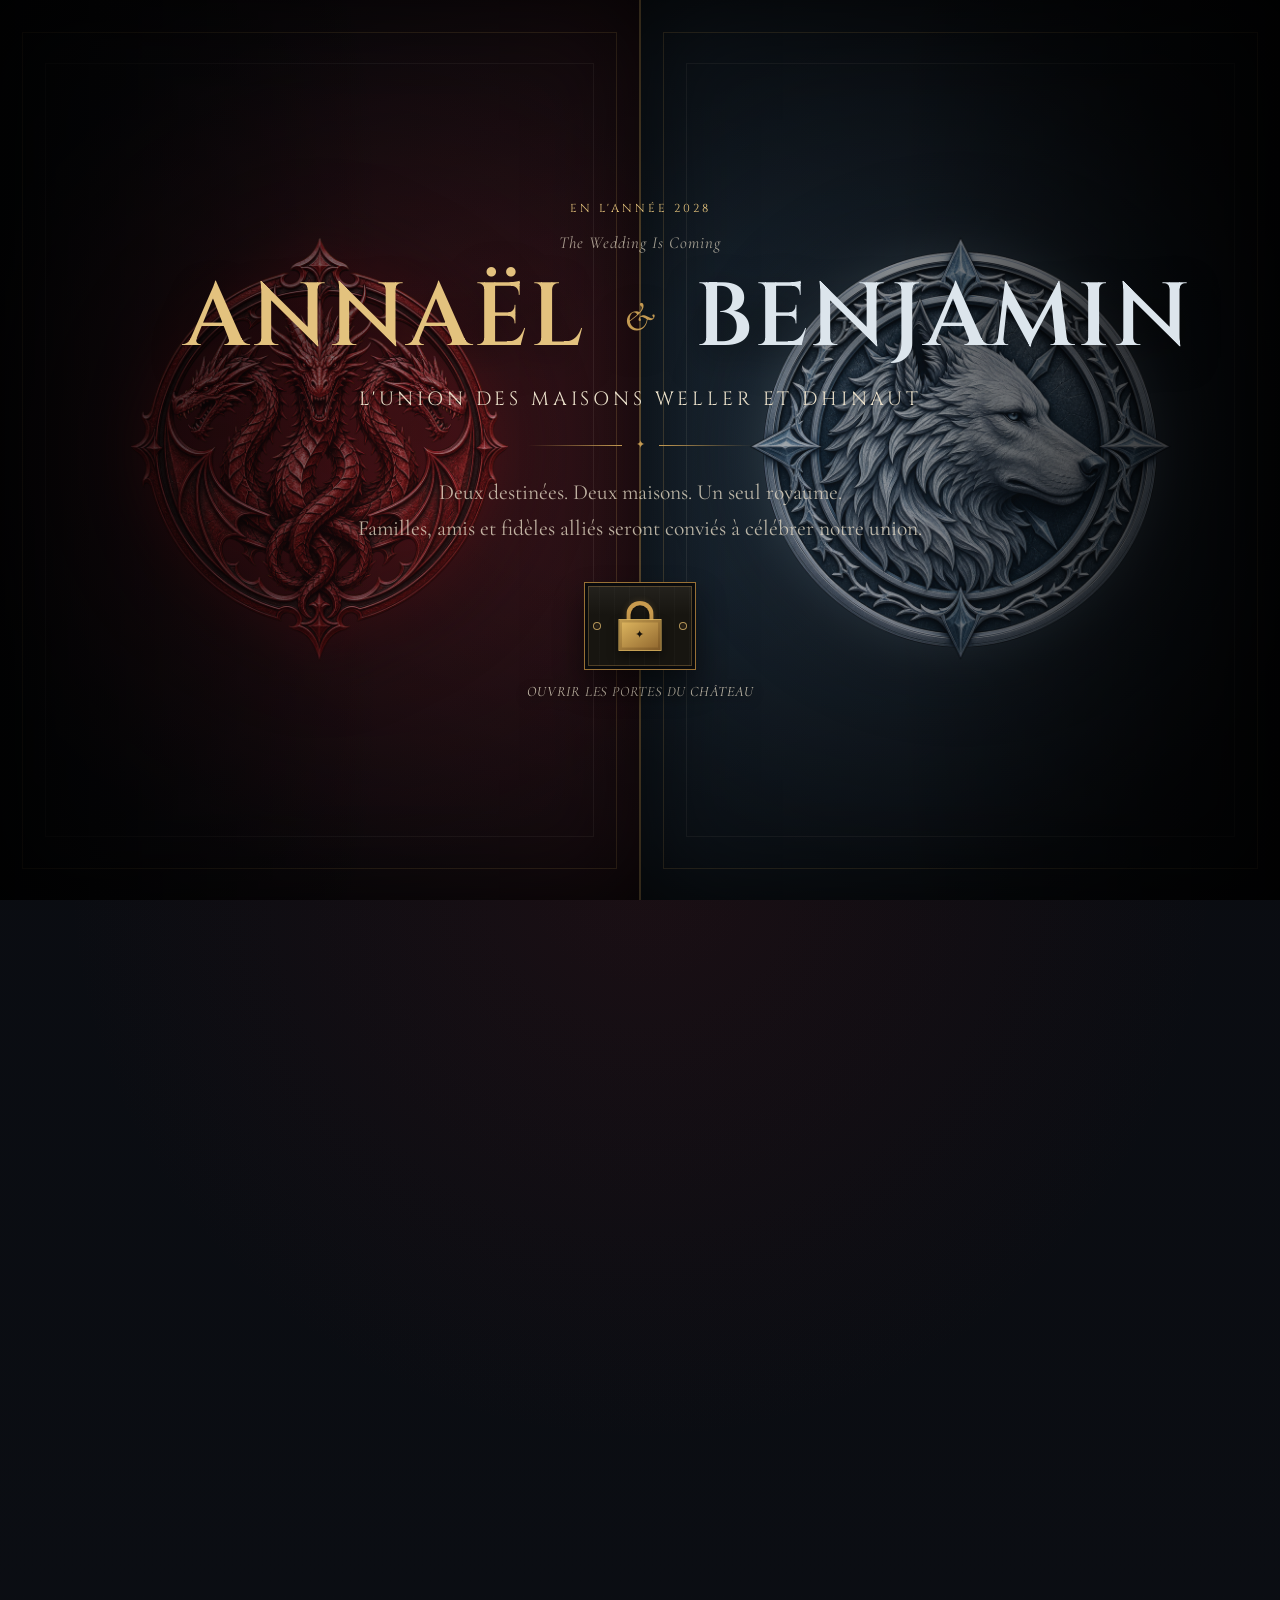
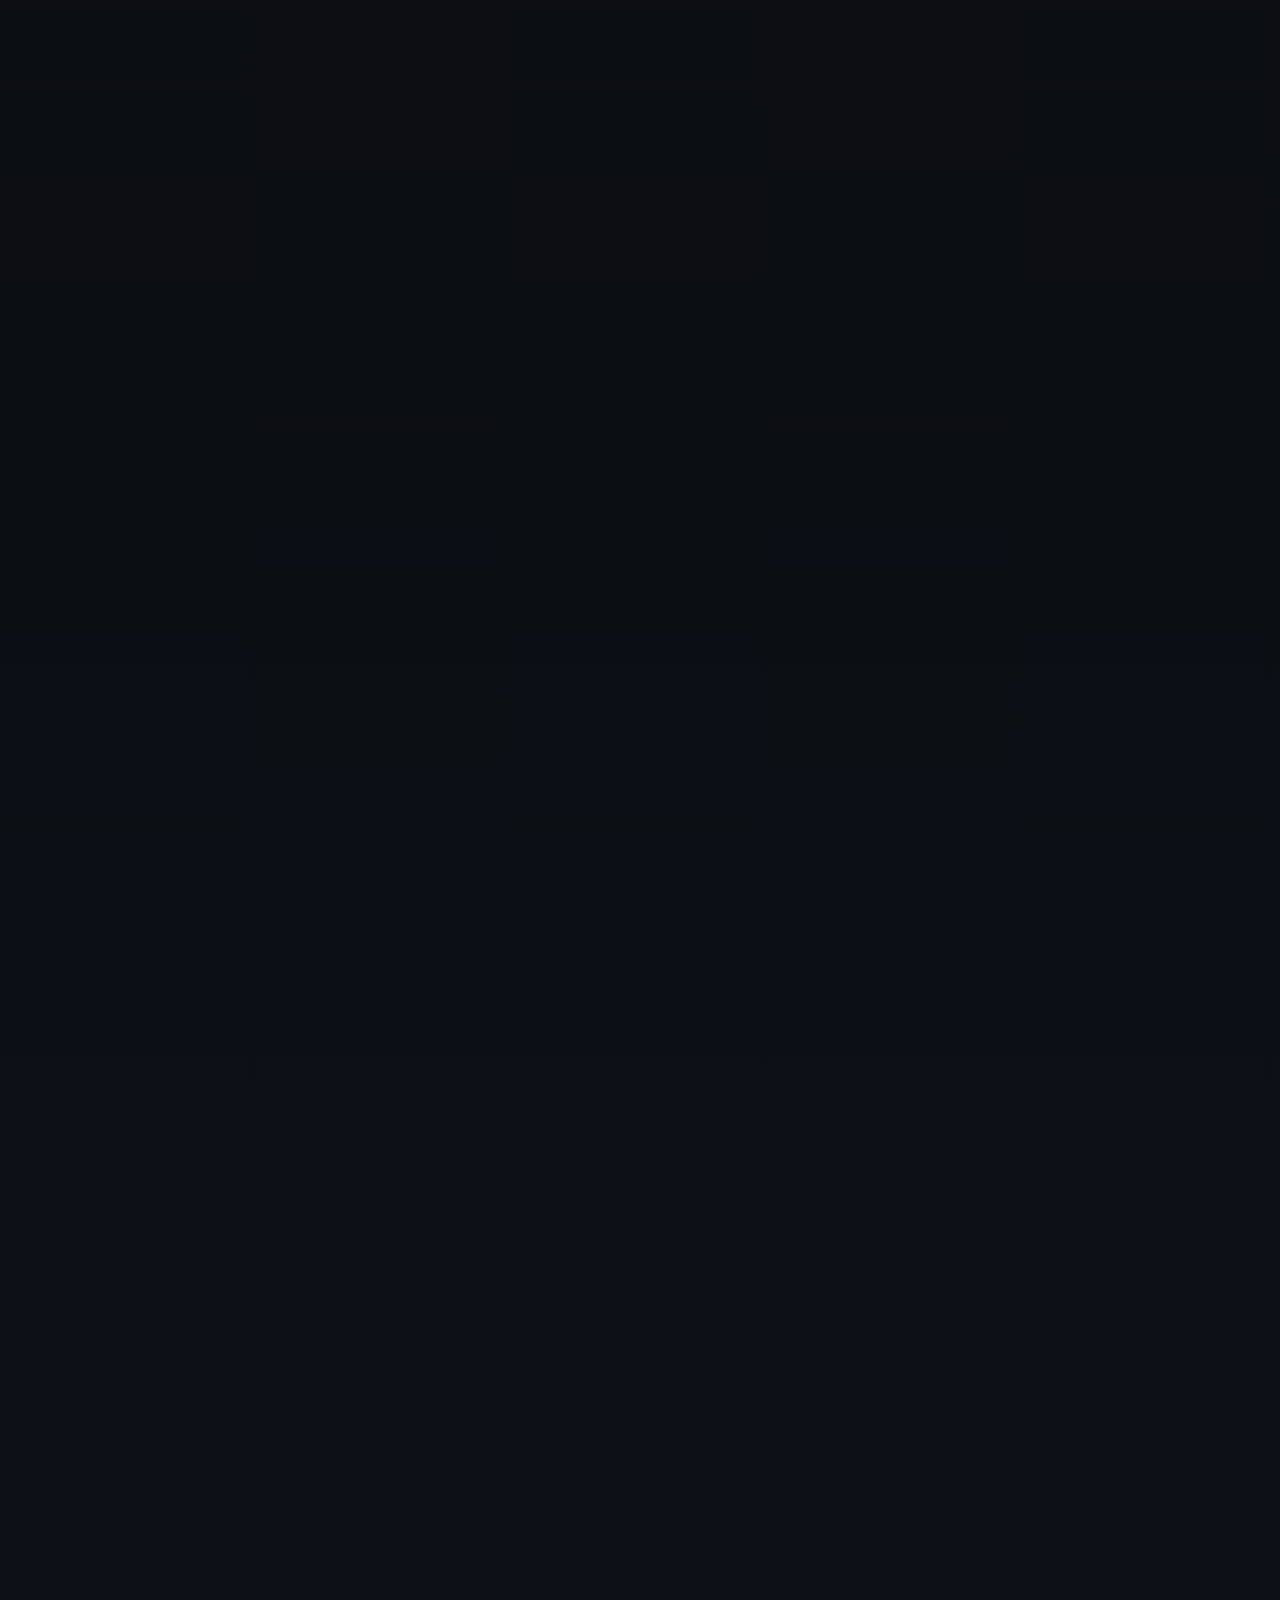
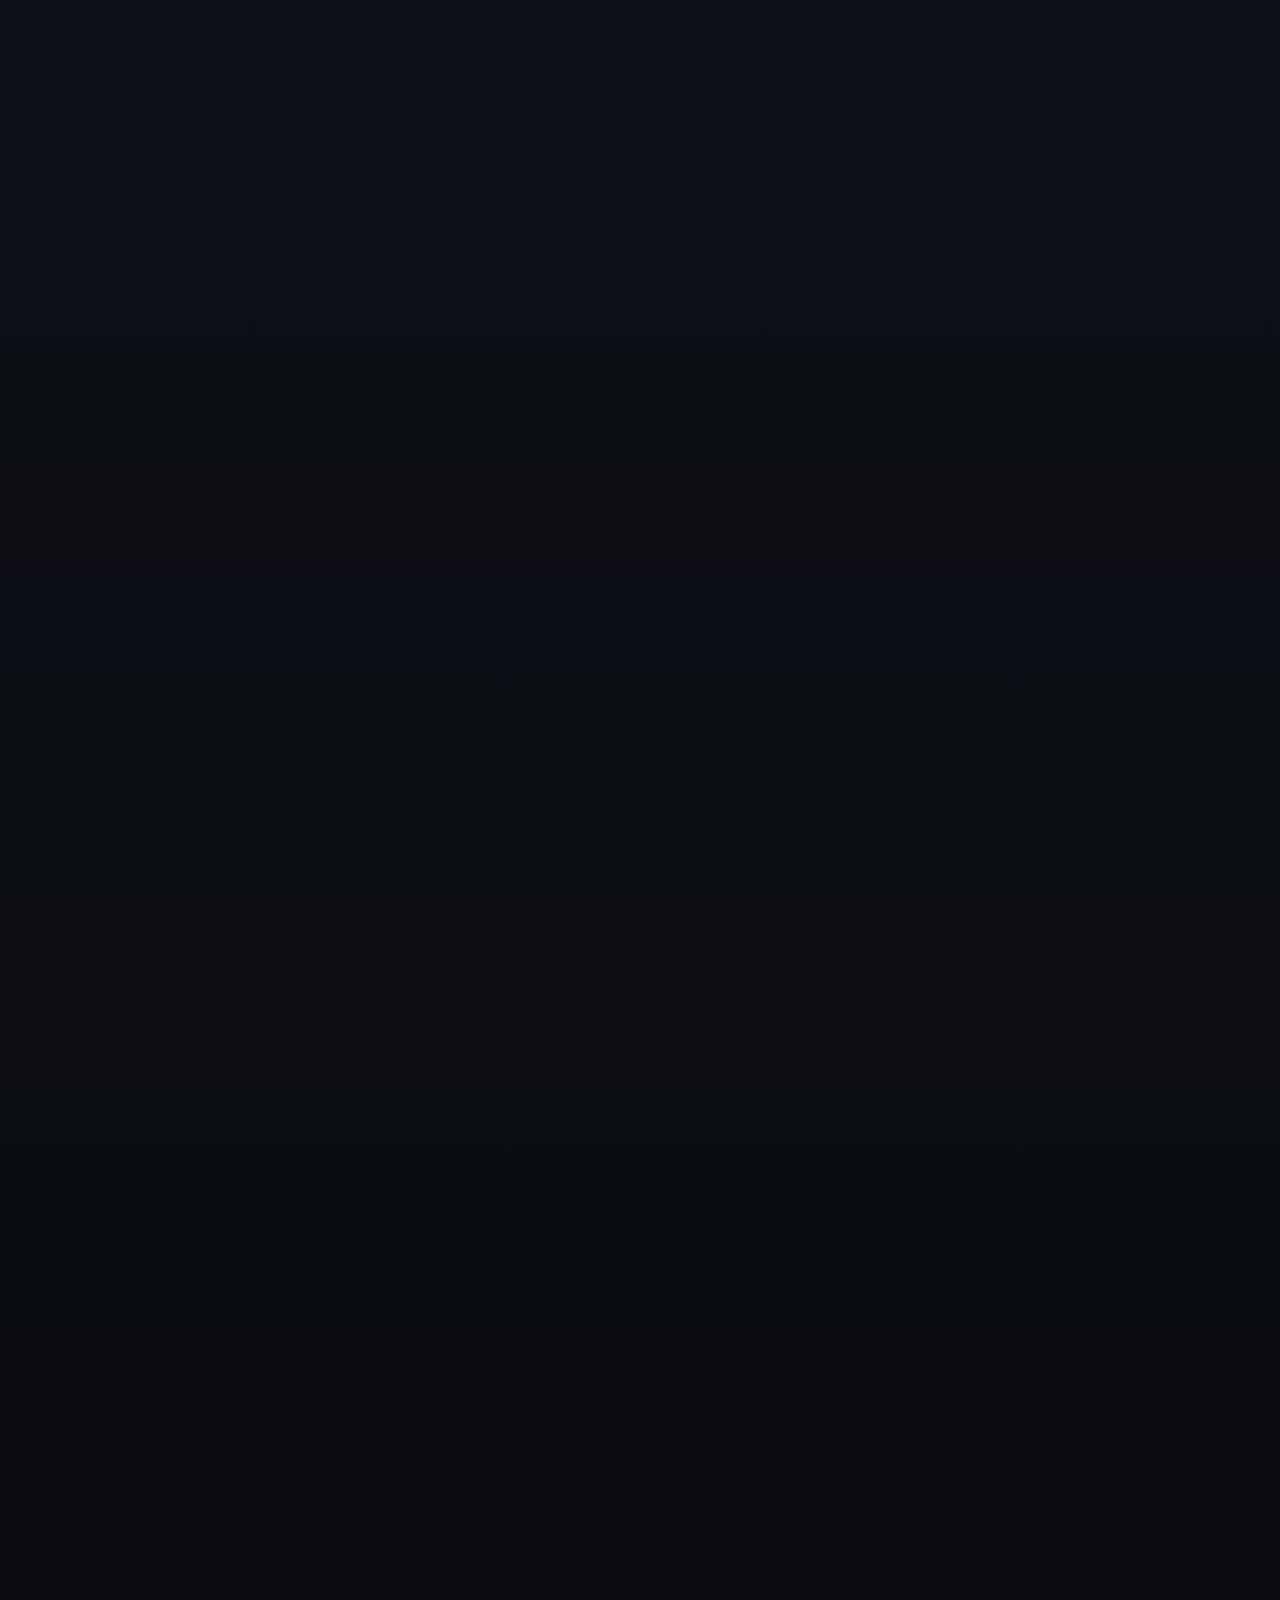
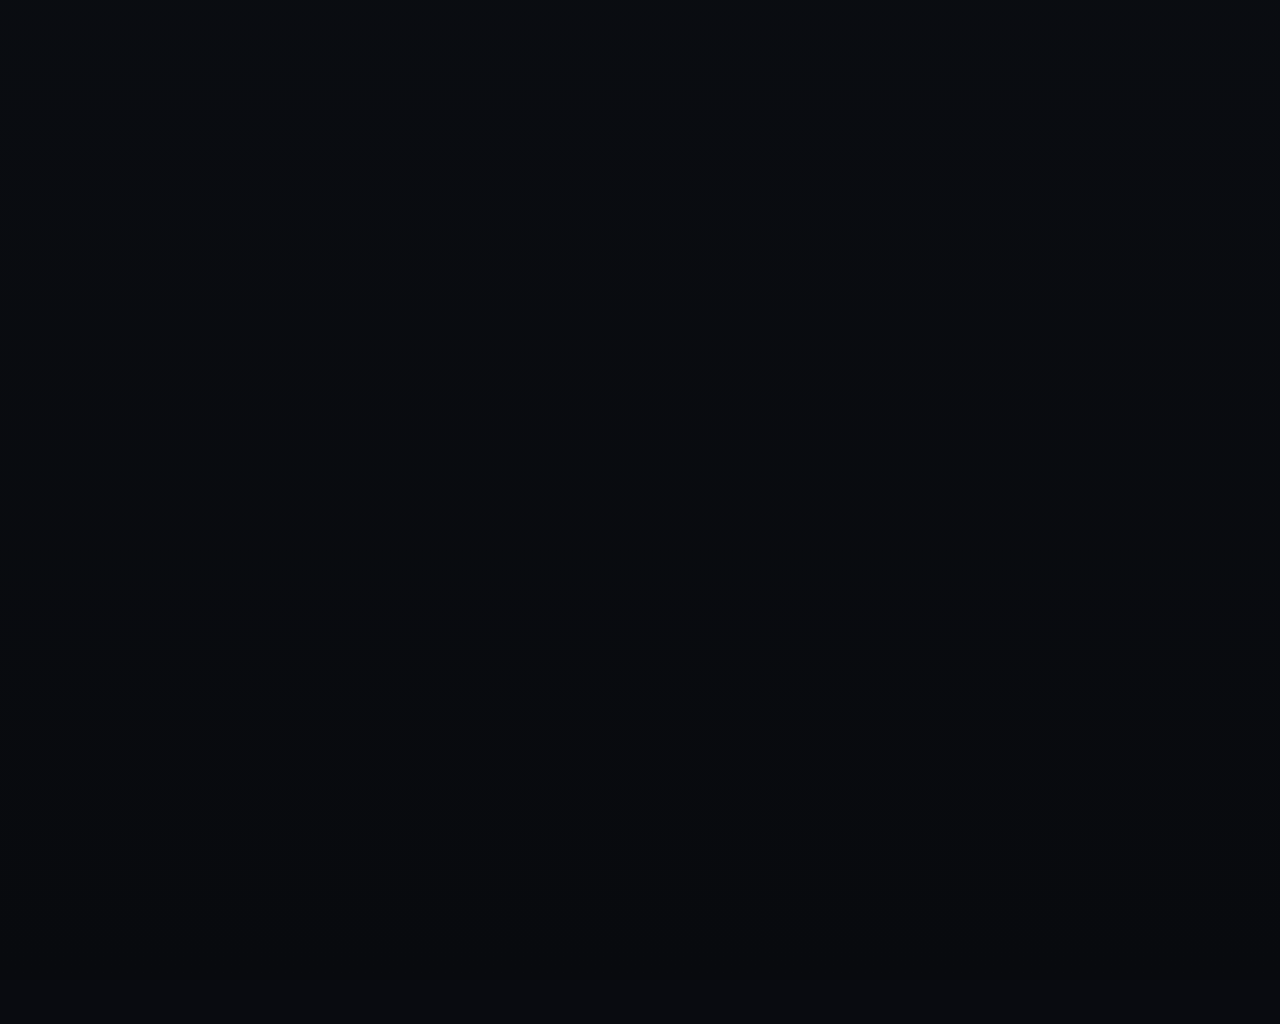
<file: index.html>
<!DOCTYPE html>
<html lang="fr">
<head>
  <meta charset="UTF-8">
  <meta name="viewport" content="width=device-width, initial-scale=1.0">
  <meta name="description" content="L'union des Maisons Weller et Dhinaut — Annaël et Benjamin, mariage prévu en 2028.">
  <meta name="theme-color" content="#090b10">
  <title>Annaël & Benjamin — L'Union des Maisons</title>

  <link rel="icon" type="image/png" href="favicon.png?v=20260729-2">
  <link rel="apple-touch-icon" href="apple-touch-icon.png?v=20260729-2">
  <link rel="preconnect" href="https://fonts.googleapis.com">
  <link rel="preconnect" href="https://fonts.gstatic.com" crossorigin>
  <link href="https://fonts.googleapis.com/css2?family=Cinzel:wght@500;600;700&family=Cormorant+Garamond:ital,wght@0,400;0,500;0,600;1,500&display=swap" rel="stylesheet">
  <link rel="preload" as="audio" href="assets/realm-theme.mp3">
  <link rel="preload" as="image" href="assets/raven-delivery-keyed.webp" type="image/webp">
  <link rel="stylesheet" href="css/style.css?v=20260804-1">
  <link rel="stylesheet" href="css/pets.css?v=20260729-2">
  <script src="js/supabase-config.js"></script>
  <script src="js/app.js?v=20260804-1" defer></script>
</head>
<body class="intro-active">
  <div class="embers" aria-hidden="true"></div>


  <section class="hero" id="intro-screen" aria-labelledby="hero-title">
      <div class="kingdom-gates" aria-hidden="true">
        <div class="kingdom-gate kingdom-gate-dragon">
          <img src="assets/dragon-emblem.webp" alt="">
        </div>
        <div class="kingdom-gate kingdom-gate-wolf">
          <img src="assets/wolf-emblem.webp" alt="">
        </div>
      </div>
      <div class="hero-vignette" aria-hidden="true"></div>
      <div class="hero-content">
        <p class="eyebrow">En l'année 2028</p>
        <p class="hero-kicker">The Wedding Is Coming</p>
        <h1 id="hero-title">
          <span class="hero-name-flame">Annaël</span>
          <b>&amp;</b>
          <span class="hero-name-north">Benjamin</span>
        </h1>
        <p class="hero-subtitle">L'Union des Maisons Weller et Dhinaut</p>
        <div class="ornament" aria-hidden="true"><span></span>✦<span></span></div>
        <p class="hero-copy">
          Deux destinées. Deux maisons. Un seul royaume.<br>
          Familles, amis et fidèles alliés seront conviés à célébrer notre union.
        </p>
        <div class="hero-actions">
          <button class="button button-primary kingdom-open-button" id="open-kingdom" type="button">
            <span class="kingdom-lock-frame" aria-hidden="true">
              <span class="kingdom-lock">
                <i class="kingdom-lock-shackle"></i>
                <i class="kingdom-lock-body">✦</i>
              </span>
            </span>
            <small class="kingdom-open-subtitle">Ouvrir les portes du château</small>
          </button>
        </div>
      </div>
    </section>

  <header class="realm-index" aria-label="Sommaire du royaume">
    <div class="realm-index-inner">
      <a class="realm-index-mark" href="#maisons" aria-label="Commencer la visite">A <span>&amp;</span> B</a>
      <nav class="realm-index-links" aria-label="Chapitres">
        <a href="#maisons" data-chapter="I">Maisons</a>
        <a href="#familiers" data-chapter="II">Animaux</a>
        <a href="#chronique" data-chapter="III">Chronique</a>
        <a href="#royaume" data-chapter="IV">Royaume</a>
        <a href="#lettre-secrete" data-chapter="V">Lettre</a>
      </nav>
      <p>Descendez jusqu’au bout du royaume pour découvrir la lettre qui vous est destinée.</p>
    </div>
  </header>

  <main class="site-content">
    <section class="section intro chapter-section" id="maisons">
      <div class="section-heading reveal">
        <p class="chapter-label">Chapitre I — Les deux Maisons</p>
        <p class="eyebrow">Les souverains</p>
        <h2>Deux Maisons appelées à s'unir</h2>
        <p>Le feu des Dragons et la force du Nord ne formeront bientôt plus qu'un seul royaume.</p>
      </div>

      <div class="houses-grid">
        <article class="house-card house-flame reveal">
          <div class="sigil sigil-dragon" aria-hidden="true">
            <img src="assets/dragon-emblem.webp" alt="">
          </div>
          <p class="house-label">Maison Weller</p>
          <h3>Annaël</h3>
          <p class="house-title">Reine des Dragons<br>Gardienne de la Flamme</p>
          <blockquote>« Par la flamme, notre amour demeure. »</blockquote>
        </article>

        <article class="house-card house-north reveal">
          <div class="sigil sigil-wolf" aria-hidden="true">
            <img src="assets/wolf-emblem.webp" alt="">
          </div>
          <p class="house-label">Maison Dhinaut</p>
          <h3>Benjamin</h3>
          <p class="house-title">Roi du Nord<br>Gardien des Terres d'Alsace</p>
          <blockquote>« Le Nord n'oublie jamais ses serments. »</blockquote>
        </article>
      </div>
    </section>

    <section class="section companions chapter-section" id="familiers">
      <div class="section-heading reveal">
        <p class="chapter-label">Chapitre II — Les animaux fantastiques</p>
        <p class="eyebrow">Les gardiennes des deux Maisons</p>
        <h2>Les Familières du Royaume</h2>
        <p>Aux côtés de la Reine des Dragons et du Roi du Nord veillent deux fidèles compagnes.</p>
      </div>

      <div class="companions-grid">
        <article class="companion-card companion-card-north reveal">
          <figure class="companion-photo" role="img" aria-label="Uniko, la chatte de Benjamin">
            <img src="[data-uri]" alt="Uniko, la chatte de Benjamin, regardant vers la lumière" loading="lazy" decoding="async">
            <figcaption class="companion-rank">Familière du Roi du Nord</figcaption>
          </figure>
          <div class="companion-copy">
            <h3>Uniko</h3>
            <p class="companion-title">La Louve de Benjamin</p>
            <p class="companion-description">Silencieuse, noble et toujours en alerte, elle veille sur la Maison Dhinaut et accompagne le Roi du Nord.</p>
          </div>
        </article>

        <article class="companion-card companion-card-flame reveal">
          <figure class="companion-photo" role="img" aria-label="Yume, la chatte d’Annaël">
            <img src="[data-uri]" alt="Yume, le chat d'Annaël, assis au soleil" loading="lazy" decoding="async">
            <figcaption class="companion-rank">Familière de la Reine des Dragons</figcaption>
          </figure>
          <div class="companion-copy">
            <h3>Yume</h3>
            <p class="companion-title">La Dragonne d’Annaël</p>
            <p class="companion-description">Curieuse, solaire et intrépide, elle protège la Maison Weller et demeure auprès de la Reine des Dragons.</p>
          </div>
        </article>
      </div>

      <p class="companion-oath reveal">« Une louve et une dragonne veillent désormais sur un même royaume. »</p>
    </section>

    <section class="section chronicle chapter-section" id="chronique">
      <div class="section-heading reveal">
        <p class="chapter-label">Chapitre III — La chronique</p>
        <p class="eyebrow">Les archives du royaume</p>
        <h2>Notre Chronique</h2>
        <p>Quelques dates sont destinées à être gravées dans la pierre.</p>
      </div>

      <div class="timeline">
        <article class="timeline-item reveal">
          <time datetime="2022-04-03">03 · 04 · 2022</time>
          <div class="timeline-seal" aria-hidden="true">I</div>
          <div class="timeline-copy">
            <h3>La rencontre de deux destinées</h3>
            <p>En ce jour débuta l'histoire d'Annaël et Benjamin. Deux chemins se rejoignirent pour ne plus jamais se séparer.</p>
          </div>
        </article>

        <article class="timeline-item reveal">
          <time datetime="2025-09-03">03 · 09 · 2025</time>
          <div class="timeline-seal" aria-hidden="true">II</div>
          <div class="timeline-copy">
            <h3>La Promesse</h3>
            <p>Après des années d'aventures et de souvenirs partagés, la Reine des Dragons et le Roi du Nord scellèrent leur promesse.</p>
          </div>
        </article>

        <article class="timeline-item reveal">
          <time datetime="2028">2028</time>
          <div class="timeline-seal" aria-hidden="true">III</div>
          <div class="timeline-copy">
            <h3>L'Union des Maisons</h3>
            <p>La Flamme rencontrera le Nord devant les familles, les amis et les plus fidèles alliés du royaume.</p>
          </div>
        </article>
      </div>
    </section>

    <section class="section kingdom chapter-section" id="royaume">
      <div class="kingdom-panel reveal">
        <div class="kingdom-copy">
          <p class="chapter-label">Chapitre IV — Le rassemblement</p>
          <p class="eyebrow">Le domaine pressenti</p>
          <h2>La Robertsau</h2>
          <p class="kingdom-location">Strasbourg · Terres d'Alsace</p>
          <p>
            Le lieu définitif du grand rassemblement sera révélé lorsque les portes du domaine auront officiellement été ouvertes au royaume.
          </p>
          <span class="status-badge">Lieu en préparation</span>
        </div>
        <div class="map-emblem" role="img" aria-label="Carte stylisée de Westeros avec Port-Réal indiqué par une étoile">
          <span class="map-ring"></span>
          <span class="map-compass">N</span>
          <svg class="westeros-map" viewBox="0 0 300 360" aria-hidden="true">
            <defs>
              <linearGradient id="westeros-land" x1="0" y1="0" x2="1" y2="1">
                <stop offset="0" stop-color="#d3ae68" stop-opacity=".23"></stop>
                <stop offset=".55" stop-color="#9f783e" stop-opacity=".13"></stop>
                <stop offset="1" stop-color="#e1c184" stop-opacity=".2"></stop>
              </linearGradient>
              <filter id="westeros-glow" x="-30%" y="-30%" width="160%" height="160%">
                <feGaussianBlur stdDeviation="3" result="blur"></feGaussianBlur>
                <feMerge>
                  <feMergeNode in="blur"></feMergeNode>
                  <feMergeNode in="SourceGraphic"></feMergeNode>
                </feMerge>
              </filter>
            </defs>

            <path
              class="westeros-land"
              d="M151 12 128 21 108 38 91 50 75 75 67 102 72 125 85 145 103 157 106 171 97 181 83 190 76 205 61 218 68 235 88 248 82 263 72 277 89 292 109 301 118 320 142 340 172 339 199 330 228 325 243 309 233 292 220 279 230 263 226 247 235 233 219 224 232 212 247 200 239 185 221 173 224 158 239 147 231 132 215 123 216 105 228 84 218 62 196 46 177 23Z"
            ></path>

            <path class="westeros-region" d="M78 128c42 13 95 8 137-5"></path>
            <path class="westeros-region" d="M101 158c34 11 79 10 119 1"></path>
            <path class="westeros-region" d="M97 181c17 12 35 18 55 20 25 3 49-3 71-13"></path>
            <path class="westeros-region" d="M76 219c31 13 59 17 88 13 23-3 43-10 61-21"></path>
            <path class="westeros-region" d="M86 263c32-4 64 1 91 14 17 8 34 11 51 9"></path>
            <path class="westeros-region" d="M119 302c26-12 54-12 82 1"></path>
            <path class="westeros-river" d="M174 171c-9 22-10 41-2 58 5 12 2 25-8 40"></path>

            <g class="westeros-islands">
              <path d="M48 187 39 194 42 207 51 201Z"></path>
              <path d="M45 214 37 221 42 231 50 224Z"></path>
              <path d="M58 233 50 239 54 247 62 242Z"></path>
              <path d="M206 48 214 39 220 50 215 60Z"></path>
            </g>

            <text class="westeros-name" x="132" y="116" transform="rotate(-8 132 116)">WESTEROS</text>

            <g class="map-capital" transform="translate(220 226)">
              <circle r="15"></circle>
              <path d="m0-10 2.8 6.5 7.2.7-5.5 4.7 1.7 7.1L0 5.2-6.2 9l1.7-7.1L-10-.8l7.2-.7Z"></path>
              <path class="map-capital-line" d="M-13 3h-31"></path>
              <text x="-49" y="7">PORT-RÉAL</text>
            </g>
          </svg>
        </div>
      </div>
    </section>

    <section class="final-oath" id="lettre-secrete">
      <div class="final-oath-content reveal">
        <p class="chapter-label">Chapitre V — La lettre secrète</p>
        <p>Maison Dhinaut-Weller</p>
        <h2>The Wedding Is Coming</h2>
        <span>Annaël &amp; Benjamin · 2028</span>
        <button class="button button-primary adventure-start-button" id="summon-raven" type="button">
          <span>Recevoir la missive royale</span>
        </button>
      </div>
    </section>

  </main>

  <section class="invitation-popup treasure-popup raven-popup" id="invitation-popup" role="dialog" aria-modal="true" aria-labelledby="invitation-popup-title" aria-hidden="true">
    <div class="invitation-popup-panel treasure-popup-panel raven-popup-panel">
      <button class="invitation-popup-close" type="button" aria-label="Fermer la missive">×</button>

      <div class="raven-delivery-stage" id="raven-delivery-stage">
        <div class="raven-cinematic-layer" aria-hidden="true">
          <span class="raven-cinematic-mist raven-cinematic-mist-left"></span>
          <span class="raven-cinematic-mist raven-cinematic-mist-right"></span>
          <img class="raven-cinematic-image" id="raven-cinematic-image" data-src="assets/raven-delivery-keyed.webp" alt="">
        </div>

        <div class="raven-messenger-visual" aria-hidden="true">
          <img src="assets/raven-delivery-rest.webp" alt="">
        </div>

        <div class="letter-introduction raven-introduction">
          <p class="eyebrow">Message porté par les corneilles</p>
          <h2 id="invitation-popup-title">La corneille à trois yeux</h2>
          <p>Le messager remettra la lettre à la Maison capable de lui confier son code.</p>
        </div>

        <form class="treasure-code-form raven-code-form" id="invitation-code-form">
          <label for="invitation-code">Code de votre Maison</label>
          <div class="treasure-code-control">
            <input
              id="invitation-code"
              name="invitation-code"
              type="text"
              inputmode="text"
              autocomplete="off"
              autocapitalize="characters"
              spellcheck="false"
              minlength="6"
              maxlength="40"
              placeholder="Ex. BENDHI"
              aria-describedby="invitation-code-help invitation-code-error"
              required
            >
            <button class="button button-primary" type="submit">Présenter le code</button>
          </div>
          <p class="invitation-code-help" id="invitation-code-help">Trois lettres du prénom, puis trois lettres du nom. Accents, espaces et tirets sont ignorés.</p>
          <p class="invitation-code-error" id="invitation-code-error" aria-live="polite"></p>
        </form>

        <div class="raven-warning" id="raven-warning" aria-hidden="true">
          <span aria-hidden="true">✦</span>
          <p>Le messager attend.</p>
        </div>

        <div class="chest-envelope delivered-envelope" aria-hidden="true">
          <div class="envelope-focus-light" aria-hidden="true"></div>

          <div class="royal-envelope-ritual">
            <div class="sealed-envelope royal-envelope" id="royal-envelope">
              <img class="royal-envelope-scene" src="assets/royal-envelope-scene-clean.webp" alt="" decoding="async">
              <div class="envelope-back" aria-hidden="true">
                <span class="envelope-weathering"></span>
              </div>
              <div class="envelope-lining" aria-hidden="true"></div>

              <article class="letter-sheet royal-letter-preview" aria-hidden="true">
                <span class="letter-fold-mark letter-fold-mark-top"></span>
                <span class="letter-fold-mark letter-fold-mark-bottom"></span>
                <img class="letter-watermark" src="assets/wax-seal-dragon-wolf.webp" alt="">
                <p class="eyebrow">La missive vous reconnaît</p>
                <h2>À la Maison <span id="validated-household">invitée</span></h2>
                <p>Le royaume vous appelle à découvrir votre invitation personnelle.</p>
              </article>

              <div class="envelope-pocket" aria-hidden="true"></div>
              <div class="envelope-side-flap envelope-side-flap-left" aria-hidden="true"></div>
              <div class="envelope-side-flap envelope-side-flap-right" aria-hidden="true"></div>
              <div class="envelope-flap" aria-hidden="true"></div>

              <button
                class="seal-open-button"
                id="open-invitation"
                data-testid="wax-seal"
                type="button"
                aria-describedby="envelope-instruction"
                aria-label="Briser le sceau de cire et ouvrir l'invitation"
                disabled
              >
                <span class="seal-intact">
                  <img src="assets/wax-seal-dragon-wolf.webp" alt="">
                </span>
                <span class="seal-fragment seal-fragment-left">
                  <img src="assets/wax-seal-dragon-wolf.webp" alt="">
                </span>
                <span class="seal-fragment seal-fragment-center">
                  <img src="assets/wax-seal-dragon-wolf.webp" alt="">
                </span>
                <span class="seal-fragment seal-fragment-right">
                  <img src="assets/wax-seal-dragon-wolf.webp" alt="">
                </span>
                <span class="seal-cracks" aria-hidden="true"><i></i><i></i><i></i><i></i></span>
                <span class="seal-reflection" aria-hidden="true"></span>
              </button>

              <div class="seal-crumbs" aria-hidden="true">
                <i></i><i></i><i></i><i></i><i></i><i></i><i></i><i></i>
              </div>
              <div class="wax-dust" aria-hidden="true">
                <i></i><i></i><i></i><i></i><i></i><i></i>
              </div>
            </div>

            <p class="envelope-ritual-copy" id="envelope-instruction">
              Brisez le sceau afin de découvrir votre invitation.
            </p>
          </div>

          <p class="sr-only" id="envelope-status" aria-live="polite"></p>
        </div>
      </div>
    </div>

    <div class="parchment-page-transition" aria-hidden="true">
      <span class="parchment-transition-border"></span>
      <img src="assets/wax-seal-dragon-wolf.webp" alt="">
      <p>Votre invitation personnelle</p>
    </div>
  </section>
</body>
</html>
</file>
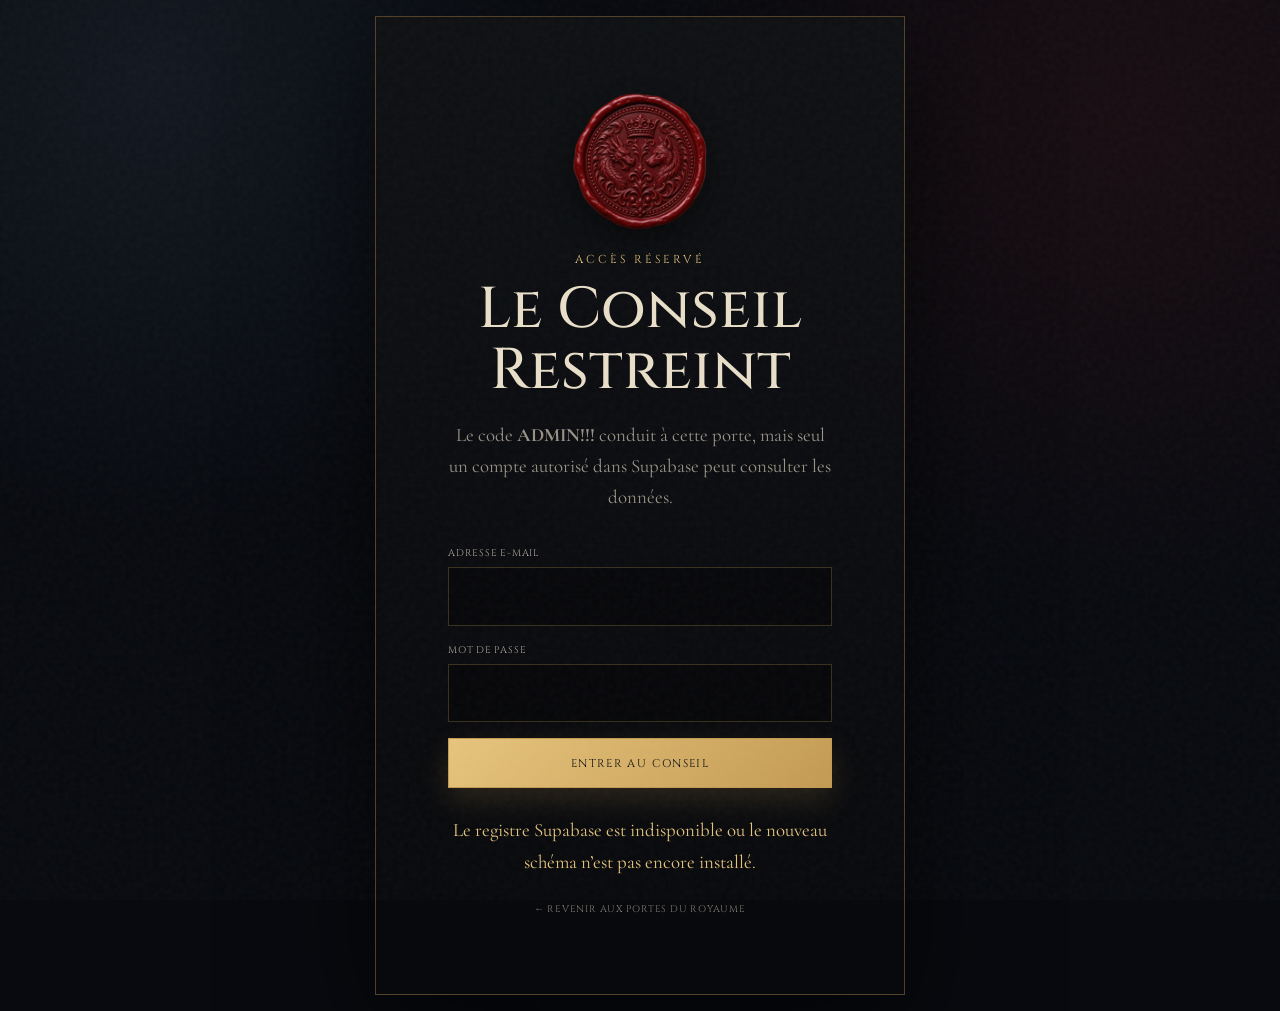
<file: admin.html>
<!DOCTYPE html>
<html lang="fr">
<head>
  <meta charset="UTF-8">
  <meta name="viewport" content="width=device-width, initial-scale=1.0">
  <meta name="robots" content="noindex, nofollow">
  <meta name="theme-color" content="#080a0f">
  <title>Conseil Restreint — Administration</title>
  <link rel="icon" type="image/png" href="favicon.png?v=20260729-2">
  <link rel="preconnect" href="https://fonts.googleapis.com">
  <link rel="preconnect" href="https://fonts.gstatic.com" crossorigin>
  <link href="https://fonts.googleapis.com/css2?family=Cinzel:wght@500;600;700&family=Cormorant+Garamond:wght@400;500;600&display=swap" rel="stylesheet">
  <link rel="stylesheet" href="css/style.css?v=20260802-1">
  <link rel="stylesheet" href="css/admin.css?v=20260802-1">
  <script src="js/supabase-config.js"></script>
  <script src="https://cdn.sheetjs.com/xlsx-0.20.3/package/dist/xlsx.full.min.js" defer></script>
  <script src="js/admin.js?v=20260803-1" type="module" defer></script>
</head>
<body class="admin-page">
  <main>
    <section class="admin-login" id="admin-login" aria-labelledby="login-title">
      <div class="admin-login-card">
        <img src="assets/wax-seal-dragon-wolf.webp" alt="Sceau du Conseil Restreint">
        <p class="eyebrow">Accès réservé</p>
        <h1 id="login-title">Le Conseil Restreint</h1>
        <p>Le code <strong>ADMIN!!!</strong> conduit à cette porte, mais seul un compte autorisé dans Supabase peut consulter les données.</p>
        <form id="login-form">
          <label><span>Adresse e-mail</span><input type="email" name="email" autocomplete="username" required></label>
          <label><span>Mot de passe</span><input type="password" name="password" autocomplete="current-password" required></label>
          <button class="button button-primary" type="submit">Entrer au Conseil</button>
          <p class="admin-feedback" id="login-feedback" aria-live="polite"></p>
        </form>
        <a class="admin-back-link" href="index.html">← Revenir aux portes du royaume</a>
      </div>
    </section>

    <section class="admin-app hidden" id="admin-app" aria-labelledby="dashboard-title">
      <header class="admin-header">
        <div>
          <p class="eyebrow">Conseil Restreint</p>
          <h1 id="dashboard-title">Administration du royaume</h1>
          <p id="admin-welcome">Connexion au registre…</p>
        </div>
        <div class="admin-header-actions">
          <button class="button button-ghost" id="refresh-data" type="button">Actualiser</button>
          <button class="button button-ghost" id="sign-out" type="button">Quitter le Conseil</button>
        </div>
      </header>

      <nav class="admin-nav" aria-label="Rubriques d’administration">
        <a href="#dashboard">Tableau de bord</a>
        <a href="#guest-registry">Invités</a>
        <a href="#roles">Missions</a>
        <a href="#content">Informations</a>
      </nav>

      <section class="admin-section" id="dashboard">
        <div class="admin-section-heading">
          <div><p class="eyebrow">Vue d’ensemble</p><h2>État du royaume</h2></div>
          <p id="last-refresh">Aucune donnée chargée.</p>
        </div>
        <div class="metric-grid">
          <article><span id="metric-guests">0</span><p>Invités</p></article>
          <article><span id="metric-opened">0</span><p>Invitations ouvertes</p></article>
          <article><span id="metric-responses">0</span><p>Réponses reçues</p></article>
          <article><span id="metric-present">0</span><p>Présents</p></article>
          <article><span id="metric-absent">0</span><p>Absents</p></article>
          <article><span id="metric-waiting">0</span><p>En attente</p></article>
          <article><span id="metric-adults">0</span><p>Adultes</p></article>
          <article><span id="metric-children">0</span><p>Enfants</p></article>
        </div>
        <div class="insight-grid">
          <article><h3>Régimes et allergies</h3><div id="dietary-insights" class="insight-list"><p>Aucune information.</p></div></article>
          <article><h3>Voyage et hébergement</h3><div id="travel-insights" class="insight-list"><p>Aucune demande.</p></div></article>
          <article><h3>E-mails</h3><div id="email-insights" class="insight-list"><p>Aucun envoi enregistré.</p></div></article>
        </div>
      </section>

      <section class="admin-section" id="guest-registry">
        <div class="admin-section-heading">
          <div><p class="eyebrow">Registre des Maisons</p><h2>Invités et réponses</h2></div>
          <div class="registry-actions">
            <button class="button button-primary" id="open-import" type="button">Importer Excel / CSV</button>
            <button class="button button-ghost" id="export-csv" type="button">Exporter CSV</button>
            <button class="button button-ghost" id="export-xlsx" type="button">Exporter Excel</button>
            <button class="button button-ghost" id="print-report" type="button">Rapport PDF</button>
          </div>
        </div>
        <div class="registry-filters">
          <label><span>Rechercher</span><input type="search" id="guest-search" placeholder="Nom, e-mail, provenance…"></label>
          <label><span>Maison</span><select id="house-filter"><option value="">Toutes</option><option value="dragon">Dragon</option><option value="loup">Loup</option><option value="royaume">Royaume uni</option></select></label>
          <label><span>Réponse</span><select id="status-filter"><option value="">Toutes</option><option value="present">Présents</option><option value="uncertain">Incertains</option><option value="absent">Absents</option><option value="waiting">En attente</option></select></label>
        </div>
        <div class="registry-table-wrap">
          <table class="registry-table">
            <thead><tr><th>Maison invitée</th><th>Foyer</th><th>Contact</th><th>Statut</th><th>Participants</th><th>Réponse</th><th>Actions</th></tr></thead>
            <tbody id="guest-table-body"><tr><td colspan="7">Le registre est en cours de chargement…</td></tr></tbody>
          </table>
        </div>
        <p class="admin-feedback" id="registry-feedback" aria-live="polite"></p>
      </section>

      <section class="admin-section" id="roles">
        <div class="admin-section-heading">
          <div><p class="eyebrow">Missions du grand jour</p><h2>Volontaires et attributions</h2></div>
        </div>
        <div class="role-dashboard" id="role-dashboard"><p>Aucune préférence enregistrée.</p></div>
      </section>

      <section class="admin-section" id="content">
        <div class="admin-section-heading">
          <div><p class="eyebrow">Annonces royales</p><h2>Informations du rassemblement</h2></div>
        </div>
        <form class="content-form" id="content-form">
          <label><span>Lieu</span><textarea name="venue_description" rows="3"></textarea></label>
          <label><span>Date et horaires</span><textarea name="date_description" rows="3"></textarea></label>
          <label><span>Transport</span><textarea name="transport_description" rows="3"></textarea></label>
          <label><span>Hébergements</span><textarea name="accommodation_description" rows="3"></textarea></label>
          <label><span>Texte de la cagnotte</span><textarea name="treasury_description" rows="3"></textarea></label>
          <label><span>Lien PayPal ou cagnotte</span><input type="url" name="treasury_url" placeholder="https://…"></label>
          <button class="button button-primary" type="submit">Publier les informations</button>
          <p class="admin-feedback" id="content-feedback" aria-live="polite"></p>
        </form>
      </section>
    </section>
  </main>

  <dialog class="admin-dialog import-dialog" id="import-dialog">
    <form method="dialog" class="admin-dialog-panel">
      <button class="dialog-close" value="cancel" aria-label="Fermer">×</button>
      <p class="eyebrow">Intendance du royaume</p>
      <h2>Importer les invités</h2>
      <p>Formats acceptés : <strong>.xlsx</strong>, <strong>.xls</strong> et <strong>.csv</strong>. Les lignes existantes ne sont jamais supprimées.</p>
      <label class="file-drop"><span>Choisir le registre</span><input type="file" id="import-file" accept=".xlsx,.xls,.csv,text/csv"></label>
      <div class="import-summary" id="import-summary"></div>
      <div class="import-preview-wrap"><table class="import-preview"><thead id="import-preview-head"></thead><tbody id="import-preview-body"></tbody></table></div>
      <div class="dialog-actions">
        <button class="button button-ghost" value="cancel">Annuler</button>
        <button class="button button-primary" id="confirm-import" type="button" disabled>Confirmer l’import</button>
      </div>
      <p class="admin-feedback" id="import-feedback" aria-live="polite"></p>
    </form>
  </dialog>

  <dialog class="admin-dialog guest-dialog" id="guest-dialog">
    <div class="admin-dialog-panel">
      <button class="dialog-close" id="close-guest-dialog" type="button" aria-label="Fermer">×</button>
      <p class="eyebrow">Fiche confidentielle</p>
      <h2 id="guest-dialog-title">Maison invitée</h2>
      <div id="guest-detail"></div>
      <div class="guest-admin-actions">
        <button class="button button-ghost" id="reset-code" type="button">Réinitialiser le code</button>
        <button class="button button-ghost" id="queue-email" type="button">Renvoyer la confirmation</button>
      </div>
      <section class="assignment-editor">
        <h3>Attribuer une mission</h3>
        <div class="assignment-fields"><select id="assignment-role"></select><input id="assignment-note" type="text" placeholder="Note privée"><button class="button button-primary" id="save-assignment" type="button">Attribuer</button></div>
        <div id="current-assignments"></div>
      </section>
      <details><summary>Historique des modifications</summary><div id="rsvp-history"></div></details>
      <p class="admin-feedback" id="guest-dialog-feedback" aria-live="polite"></p>
    </div>
  </dialog>

  <dialog class="admin-dialog code-dialog" id="code-dialog">
    <div class="admin-dialog-panel code-result-panel">
      <p class="eyebrow">Nouveau sauf-conduit</p>
      <h2>Copiez ce code maintenant</h2>
      <p>Il est haché dans la base et ne pourra plus être affiché ensuite.</p>
      <output id="generated-code">—</output>
      <button class="button button-primary" id="copy-code" type="button">Copier le code et le lien</button>
      <button class="button button-ghost" id="close-code-dialog" type="button">Fermer</button>
    </div>
  </dialog>
</body>
</html>
</file>
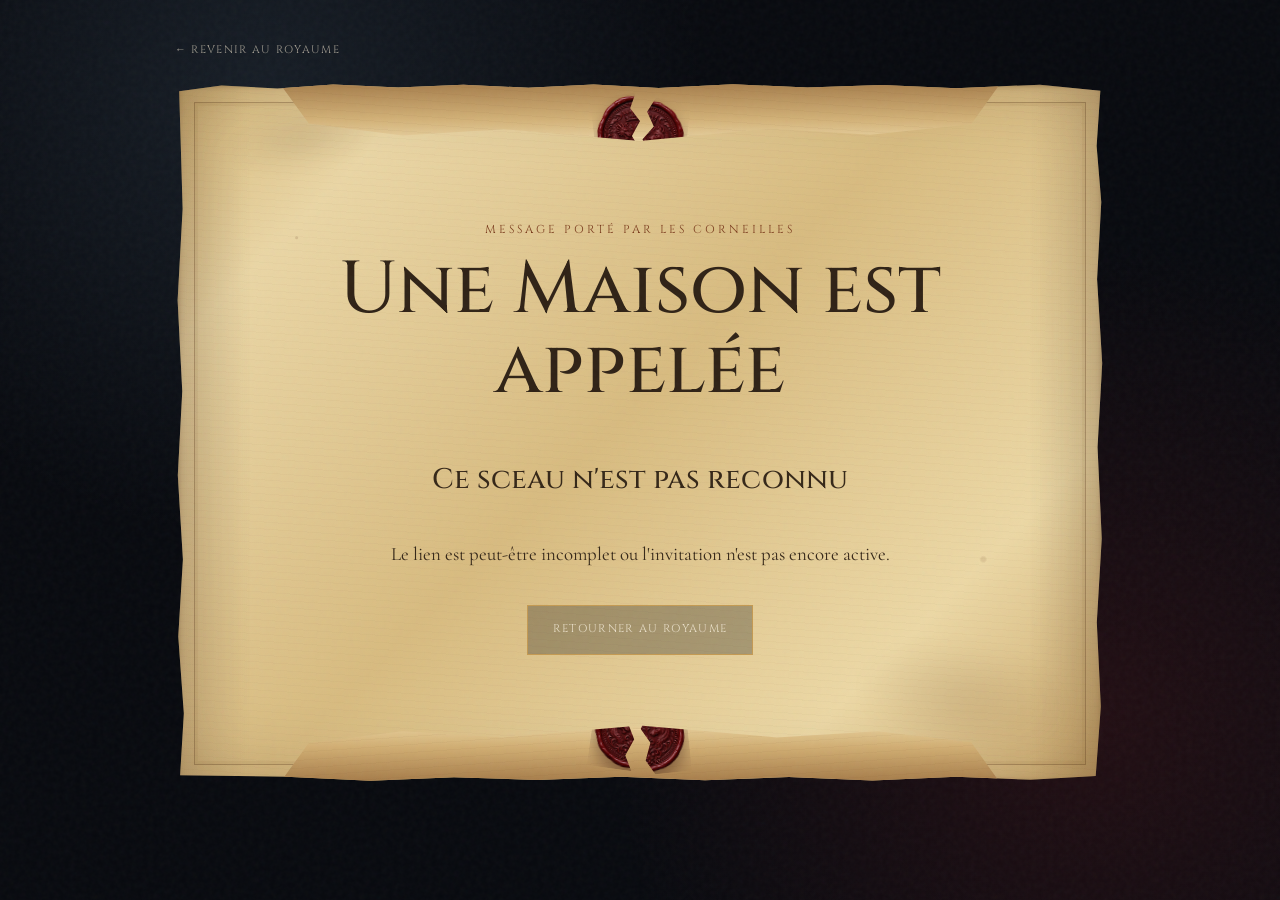
<file: invitation.html>
<!DOCTYPE html>
<html lang="fr">
<head>
  <meta charset="UTF-8">
  <meta name="viewport" content="width=device-width, initial-scale=1.0">
  <meta name="description" content="Invitation personnelle au mariage d'Annaël et Benjamin.">
  <meta name="theme-color" content="#090b10">
  <title>Invitation — Annaël & Benjamin</title>
  <script>
    try {
      if (sessionStorage.getItem('dhinaut-weller-envelope-transition') === '1') {
        document.documentElement.classList.add('envelope-transition-arrival');
        sessionStorage.removeItem('dhinaut-weller-envelope-transition');
      }
    } catch {}
  </script>

  <link rel="icon" type="image/png" href="favicon.png?v=20260729-2">
  <link rel="apple-touch-icon" href="apple-touch-icon.png?v=20260729-2">
  <link rel="preconnect" href="https://fonts.googleapis.com">
  <link rel="preconnect" href="https://fonts.gstatic.com" crossorigin>
  <link rel="preload" as="image" href="assets/realm-beyond-gates.webp">
  <link href="https://fonts.googleapis.com/css2?family=Cinzel:wght@500;600;700&family=Cormorant+Garamond:ital,wght@0,400;0,500;0,600;1,500&display=swap" rel="stylesheet">
  <link rel="stylesheet" href="css/style.css?v=20260803-1">
  <link rel="stylesheet" href="css/invitation.css?v=20260803-5">
  <script src="js/supabase-config.js"></script>
  <script src="js/invitation.js?v=20260803-6" type="module" defer></script>
</head>
<body class="invitation-page">
  <div class="invitation-arrival-parchment" aria-hidden="true">
    <span class="invitation-arrival-border"></span>
    <img src="assets/wax-seal-dragon-wolf.webp" alt="">
  </div>

  <main class="invitation-shell">
    <a class="back-link" href="index.html">← Revenir au royaume</a>

    <section class="sealed-letter" id="sealed-letter" aria-labelledby="invitation-title">
      <div class="letter-border" aria-hidden="true"></div>
      <div class="opened-letter-fold opened-letter-fold-top" aria-hidden="true">
        <span class="opened-wax-fragment opened-wax-fragment-top-left"><img src="assets/wax-seal-dragon-wolf.webp" alt=""></span>
        <span class="opened-wax-fragment opened-wax-fragment-top-right"><img src="assets/wax-seal-dragon-wolf.webp" alt=""></span>
      </div>
      <div class="opened-letter-fold opened-letter-fold-bottom" aria-hidden="true">
        <span class="opened-wax-fragment opened-wax-fragment-bottom-left"><img src="assets/wax-seal-dragon-wolf.webp" alt=""></span>
        <span class="opened-wax-fragment opened-wax-fragment-bottom-right"><img src="assets/wax-seal-dragon-wolf.webp" alt=""></span>
      </div>

      <p class="eyebrow">Message porté par les corneilles</p>
      <h1 id="invitation-title">Une Maison est appelée</h1>

      <div id="invitation-loading" class="invitation-state">
        <div class="loader" aria-hidden="true"></div>
        <p>Le registre du royaume est consulté…</p>
      </div>

      <div id="invitation-error" class="invitation-state hidden" role="alert">
        <h2>Ce sceau n'est pas reconnu</h2>
        <p>Le lien est peut-être incomplet ou l'invitation n'est pas encore active.</p>
        <a class="button button-ghost" href="index.html">Retourner au royaume</a>
      </div>

      <div id="invitation-content" class="hidden">
        <p class="house-welcome">Bienvenue, <strong id="house-name">Maison invitée</strong></p>
        <div class="invitation-proclamation">
          <p id="personal-message">Annaël Weller, Reine des Dragons, et Benjamin Dhinaut, Roi du Nord, ont l'honneur de convier votre Maison à célébrer leur union en l'année 2028.</p>
          <dl class="invitation-facts" aria-label="Informations immuables de l'invitation">
            <div><dt>Maison</dt><dd id="assigned-house">Royaume uni</dd></div>
            <div><dt>Provenance</dt><dd id="guest-origin">Terres inconnues</dd></div>
            <div><dt>Places réservées</dt><dd id="maximum-guests">1 personne</dd></div>
          </dl>
        </div>

        <div class="guest-list" id="guest-list"></div>

        <form id="rsvp-form" class="rsvp-form">
          <section class="form-chapter" aria-labelledby="attendance-legend">
            <p class="form-step">I · Le serment</p>
            <fieldset>
              <legend id="attendance-legend">Votre réponse au royaume</legend>
              <div class="choice-grid choice-grid-three">
                <label class="choice-card">
                  <input type="radio" name="attendance" value="present" required>
                  <span><strong>Présente</strong><small>Notre Maison prendra part aux festivités.</small></span>
                </label>
                <label class="choice-card">
                  <input type="radio" name="attendance" value="uncertain" required>
                  <span><strong>Encore incertaine</strong><small>Nous confirmerons dès que les augures seront clairs.</small></span>
                </label>
                <label class="choice-card">
                  <input type="radio" name="attendance" value="absent" required>
                  <span><strong>Absente</strong><small>Nous penserons à vous depuis nos terres.</small></span>
                </label>
              </div>
            </fieldset>

            <fieldset id="attending-members-fieldset">
              <legend>Membres qui franchiront les portes</legend>
              <div class="member-choice-list" id="member-choice-list"></div>
            </fieldset>
          </section>

          <section class="form-chapter" aria-labelledby="contact-title">
            <p class="form-step">II · Le messager</p>
            <h2 id="contact-title">Vos coordonnées</h2>
            <div class="form-grid">
              <label><span>Adresse e-mail</span><input type="email" name="email" autocomplete="email" placeholder="votre@adresse.fr"></label>
              <label><span>Téléphone</span><input type="tel" name="phone" autocomplete="tel" placeholder="06 00 00 00 00"></label>
            </div>
          </section>

          <section class="form-chapter attendance-details" id="attendance-details" aria-labelledby="journey-title">
            <p class="form-step">III · Le voyage et le banquet</p>
            <h2 id="journey-title">Votre séjour au royaume</h2>
            <div class="form-grid form-grid-three">
              <label><span>Cérémonie</span><select name="ceremony_attendance"><option value="yes">Présent</option><option value="no">Absent</option><option value="unknown">À confirmer</option></select></label>
              <label><span>Repas</span><select name="meal_attendance"><option value="yes">Présent</option><option value="no">Absent</option><option value="unknown">À confirmer</option></select></label>
              <label><span>Brunch</span><select name="brunch_attendance"><option value="yes">Présent</option><option value="no">Absent</option><option value="unknown">À confirmer</option></select></label>
            </div>
            <div class="form-grid">
              <label><span>Régime alimentaire</span><textarea name="dietary_preferences" rows="3" placeholder="Végétarien, sans porc, autre…"></textarea></label>
              <label><span>Allergies</span><textarea name="allergies" rows="3" placeholder="Indiquez chaque allergie importante"></textarea></label>
              <label><span>Hébergement</span><select name="accommodation_needs"><option value="none">Aucun besoin</option><option value="information">Je souhaite des informations</option><option value="needed">J’aurai besoin d’aide</option></select></label>
              <label><span>Transport</span><select name="transport_needs"><option value="none">Aucun besoin</option><option value="can_drive">Je peux conduire</option><option value="carpool">Je cherche un covoiturage</option><option value="shuttle">Je souhaite une navette</option></select></label>
              <label class="form-span-two"><span>Besoins particuliers</span><textarea name="special_needs" rows="3" placeholder="Mobilité, enfants, contraintes horaires…"></textarea></label>
            </div>
          </section>

          <section class="form-chapter attendance-details" id="roles-section" aria-labelledby="roles-title">
            <p class="form-step">IV · Les missions du royaume</p>
            <h2 id="roles-title">Souhaitez-vous prêter main-forte ?</h2>
            <p class="form-note">Ces choix expriment seulement vos préférences. Annaël et Benjamin confirmeront ensuite les missions.</p>
            <div class="role-grid" id="role-grid"></div>
            <label class="role-other"><span>Autre proposition</span><input type="text" name="other_role" maxlength="120" placeholder="Une mission digne de votre Maison"></label>
          </section>

          <section class="form-chapter" aria-labelledby="message-title">
            <p class="form-step">V · Les derniers mots</p>
            <h2 id="message-title">Message aux mariés</h2>
            <div class="form-grid">
              <label class="form-span-two"><span>Votre message</span><textarea name="message" rows="4" placeholder="Écrivez quelques mots à Annaël et Benjamin…"></textarea></label>
            </div>
            <label class="consent-choice">
              <input type="checkbox" name="display_name_consent" value="true">
              <span>J’accepte que mon prénom apparaisse dans la liste privée des participants.</span>
            </label>
          </section>

          <button class="button button-primary" type="submit">Relire puis sceller notre réponse</button>
          <p class="form-feedback" id="form-feedback" aria-live="polite"></p>
        </form>

        <section
          class="rsvp-confirmation"
          id="rsvp-confirmation"
          aria-labelledby="rsvp-confirmation-title"
          aria-live="polite"
          hidden
        >
          <div class="rsvp-confirmation-parchment">
            <div class="royal-letter-closing" aria-hidden="true">
              <div class="royal-letter-sheet">
                <span class="royal-letter-panel royal-letter-panel-top"></span>
                <span class="royal-letter-panel royal-letter-panel-center">
                  <i>Réponse au Royaume</i>
                </span>
                <span class="royal-letter-panel royal-letter-panel-bottom"></span>
                <span class="royal-letter-envelope-seams"></span>
              </div>

              <div class="royal-seal-wrapper" id="royal-seal-wrapper">
                <span class="royal-seal-impact-halo"></span>
                <img class="royal-confirmation-seal" src="assets/wax-seal-dragon-wolf.webp" alt="">
                <span class="royal-seal-dust">
                  <i></i><i></i><i></i><i></i><i></i><i></i>
                </span>
              </div>
            </div>

            <h2 id="rsvp-confirmation-title">Réponse scellée</h2>

            <button class="button button-ghost open-realm-summary" id="open-realm-summary" type="button">
              Voir le récapitulatif du Royaume
            </button>
          </div>
        </section>
      </div>
    </section>
  </main>

  <dialog class="rsvp-summary" id="rsvp-summary" aria-labelledby="rsvp-summary-title">
    <form method="dialog" class="summary-parchment">
      <p class="eyebrow">Avant de sceller la missive</p>
      <h2 id="rsvp-summary-title" tabindex="-1">Relisez votre réponse</h2>
      <div class="summary-list" id="summary-list"></div>
      <p class="summary-warning">La réponse pourra être modifiée plus tard avec le même code personnel.</p>
      <div class="summary-actions">
        <button class="button button-ghost" value="cancel" type="submit">Corriger</button>
        <button class="button button-primary" id="confirm-rsvp" value="confirm" type="button">Sceller définitivement</button>
      </div>
    </form>
  </dialog>
</body>
</html>
</file>
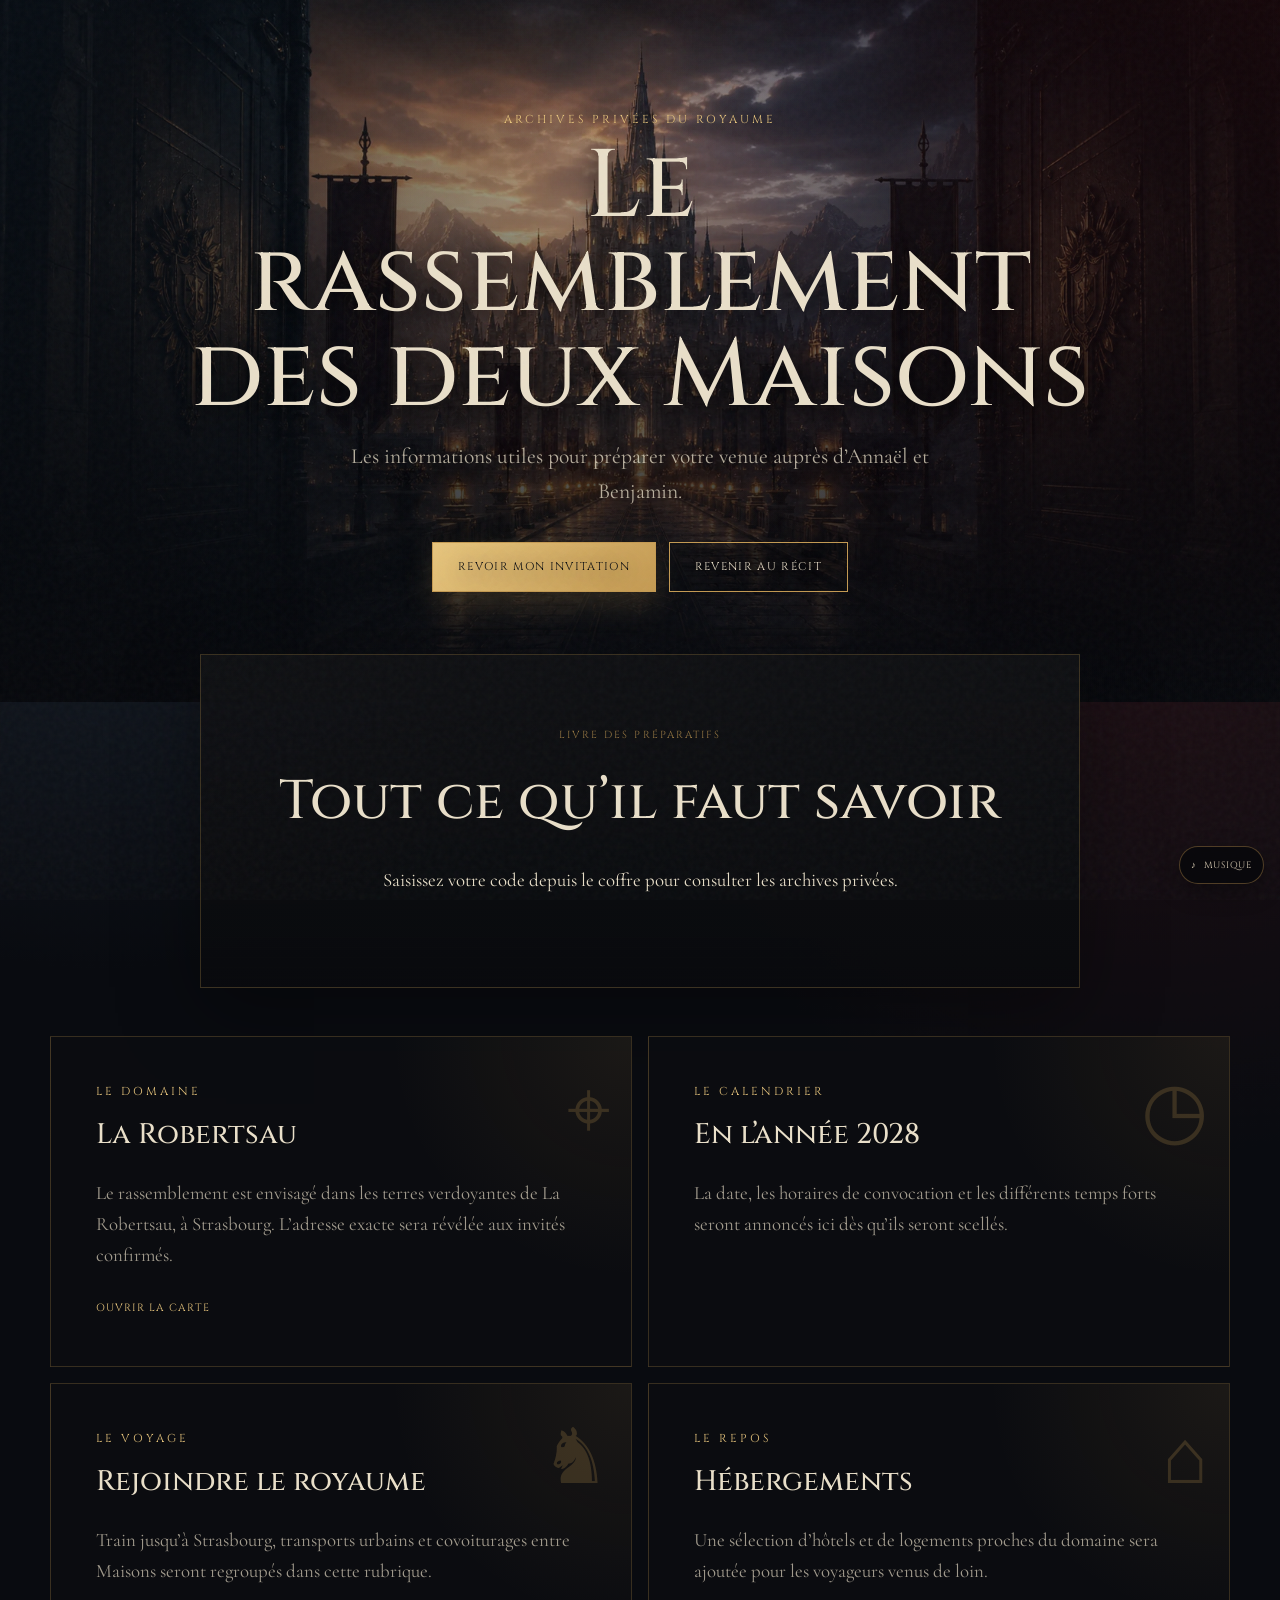
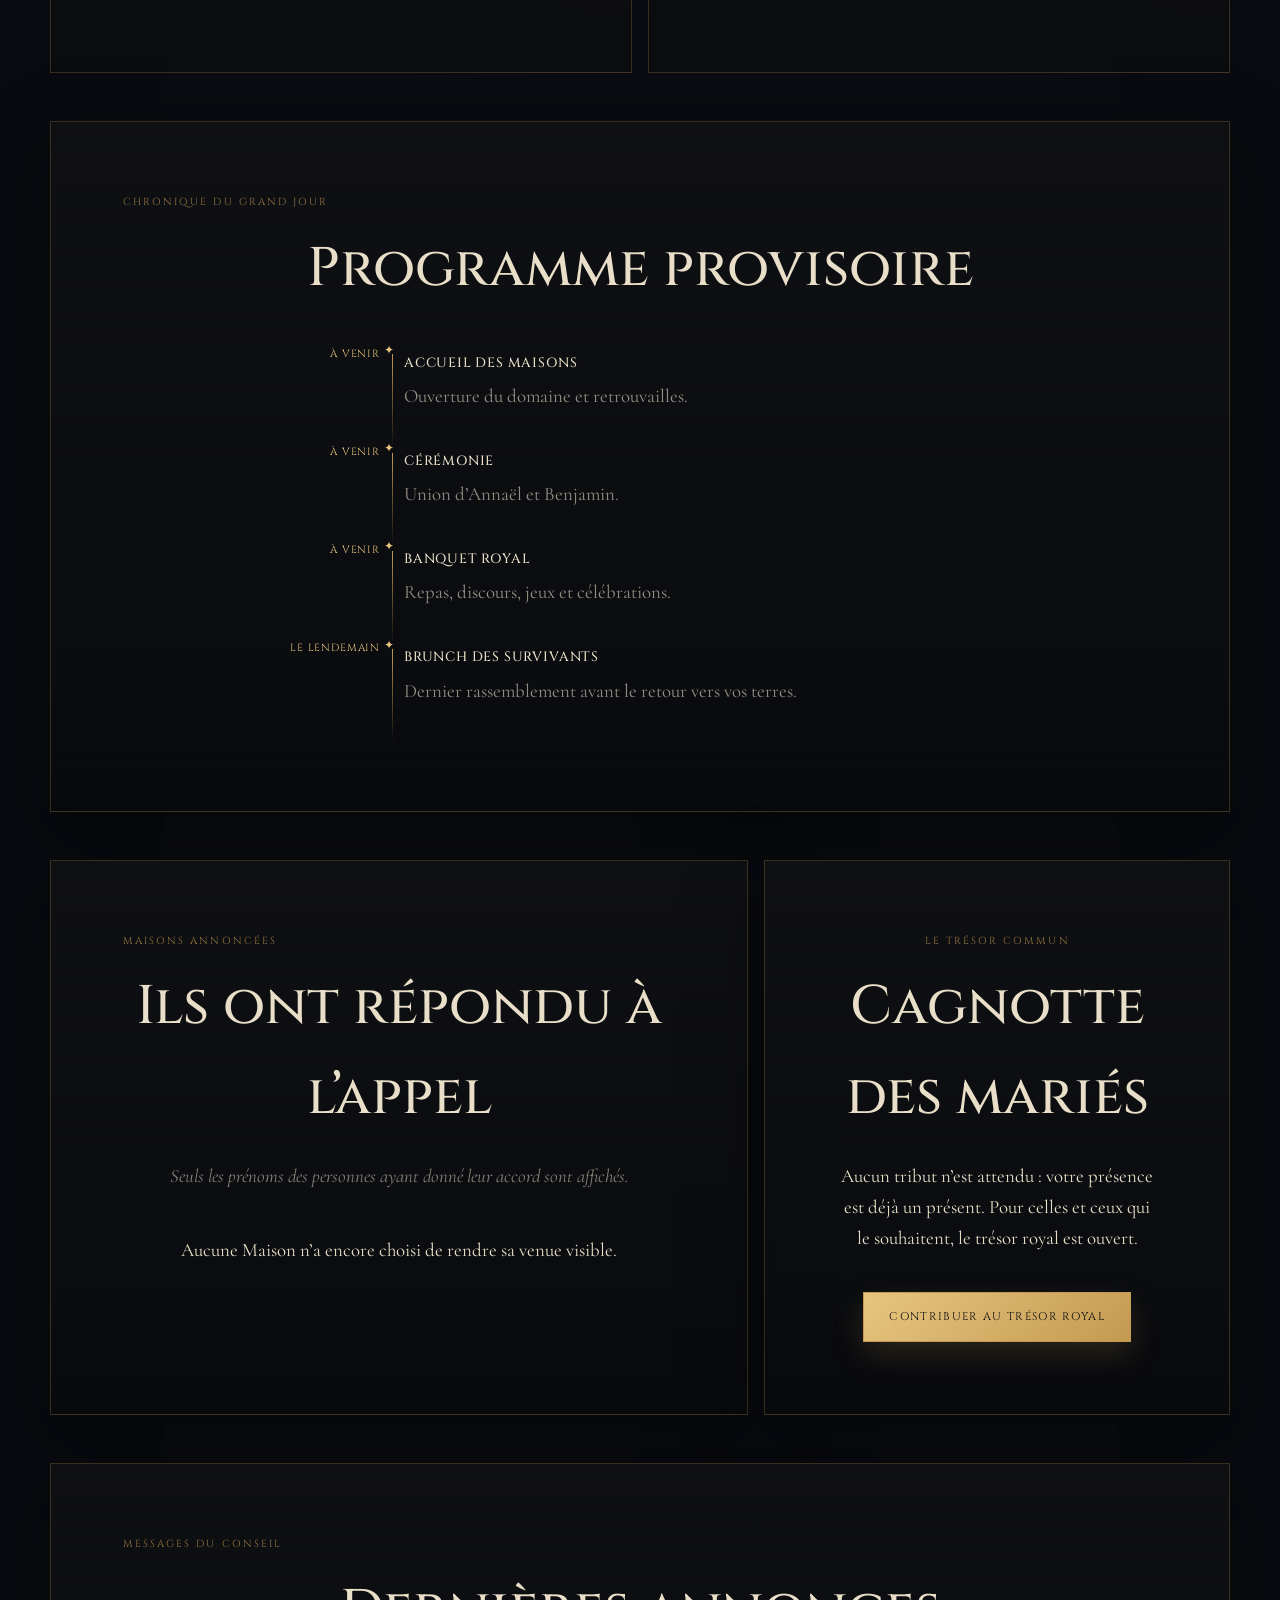
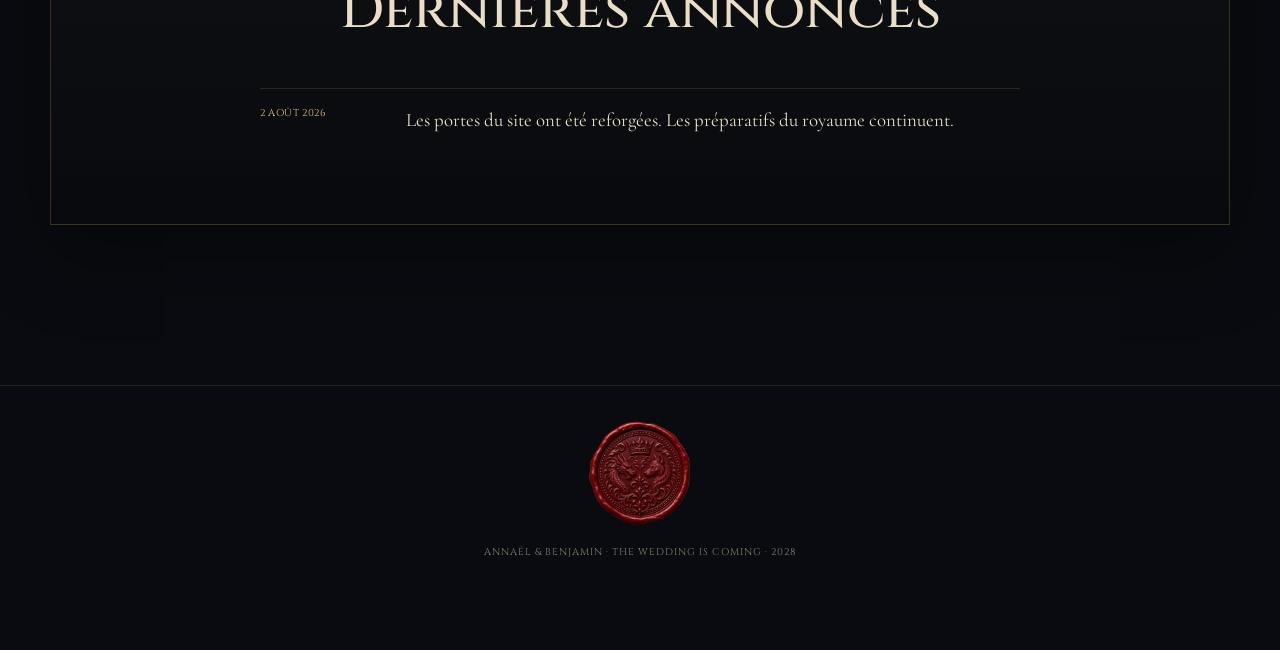
<file: royaume.html>
<!DOCTYPE html>
<html lang="fr">
<head>
  <meta charset="UTF-8">
  <meta name="viewport" content="width=device-width, initial-scale=1.0">
  <meta name="description" content="Informations privées sur le rassemblement des royaumes d’Annaël et Benjamin.">
  <meta name="theme-color" content="#090b10">
  <title>Le rassemblement des royaumes — Annaël & Benjamin</title>
  <link rel="icon" type="image/png" href="favicon.png?v=20260729-2">
  <link rel="apple-touch-icon" href="apple-touch-icon.png?v=20260729-2">
  <link rel="preconnect" href="https://fonts.googleapis.com">
  <link rel="preconnect" href="https://fonts.gstatic.com" crossorigin>
  <link href="https://fonts.googleapis.com/css2?family=Cinzel:wght@500;600;700&family=Cormorant+Garamond:ital,wght@0,400;0,500;0,600;1,500&display=swap" rel="stylesheet">
  <link rel="stylesheet" href="css/style.css?v=20260802-1">
  <link rel="stylesheet" href="css/royaume.css?v=20260803-2">
  <script src="js/supabase-config.js"></script>
  <script src="js/royaume.js?v=20260803-4" type="module" defer></script>
</head>
<body class="gathering-page">
  <audio id="realm-theme" src="assets/realm-theme.mp3" preload="metadata" loop></audio>
  <button class="sound-toggle gathering-sound-toggle" id="sound-toggle" type="button" aria-pressed="true" aria-label="Couper la musique">
    <span aria-hidden="true">♪</span><span class="sound-toggle-label">Musique</span>
  </button>

  <header class="gathering-hero">
    <div class="gathering-hero-content">
      <p class="eyebrow">Archives privées du royaume</p>
      <h1>Le rassemblement<br>des deux Maisons</h1>
      <p>Les informations utiles pour préparer votre venue auprès d’Annaël et Benjamin.</p>
      <nav class="gathering-actions" aria-label="Navigation privée">
        <a class="button button-primary" id="review-invitation" href="invitation.html?code=DEMO">Revoir mon invitation</a>
        <a class="button button-ghost" href="index.html">Revenir au récit</a>
      </nav>
    </div>
  </header>

  <main class="gathering-main">
    <section class="gathering-section gathering-intro" aria-labelledby="gathering-title">
      <p class="chapter-label">Livre des préparatifs</p>
      <h2 id="gathering-title">Tout ce qu’il faut savoir</h2>
      <p id="gathering-status">Le Conseil Restreint consulte les dernières annonces…</p>
    </section>

    <section class="gathering-grid" aria-label="Informations essentielles">
      <article class="realm-card">
        <span class="realm-card-rune" aria-hidden="true">⌖</span>
        <p class="eyebrow">Le domaine</p>
        <h2>La Robertsau</h2>
        <p id="venue-description">Le rassemblement est envisagé dans les terres verdoyantes de La Robertsau, à Strasbourg. L’adresse exacte sera révélée aux invités confirmés.</p>
        <a class="text-link" href="https://www.openstreetmap.org/search?query=La%20Robertsau%20Strasbourg" target="_blank" rel="noreferrer">Ouvrir la carte</a>
      </article>

      <article class="realm-card">
        <span class="realm-card-rune" aria-hidden="true">◷</span>
        <p class="eyebrow">Le calendrier</p>
        <h2>En l’année 2028</h2>
        <p id="date-description">La date, les horaires de convocation et les différents temps forts seront annoncés ici dès qu’ils seront scellés.</p>
      </article>

      <article class="realm-card">
        <span class="realm-card-rune" aria-hidden="true">♞</span>
        <p class="eyebrow">Le voyage</p>
        <h2>Rejoindre le royaume</h2>
        <p id="transport-description">Train jusqu’à Strasbourg, transports urbains et covoiturages entre Maisons seront regroupés dans cette rubrique.</p>
      </article>

      <article class="realm-card">
        <span class="realm-card-rune" aria-hidden="true">⌂</span>
        <p class="eyebrow">Le repos</p>
        <h2>Hébergements</h2>
        <p id="accommodation-description">Une sélection d’hôtels et de logements proches du domaine sera ajoutée pour les voyageurs venus de loin.</p>
      </article>
    </section>

    <section class="gathering-section program-section" aria-labelledby="program-title">
      <p class="chapter-label">Chronique du grand jour</p>
      <h2 id="program-title">Programme provisoire</h2>
      <ol class="royal-timeline" id="royal-timeline">
        <li><time>À venir</time><div><strong>Accueil des Maisons</strong><p>Ouverture du domaine et retrouvailles.</p></div></li>
        <li><time>À venir</time><div><strong>Cérémonie</strong><p>Union d’Annaël et Benjamin.</p></div></li>
        <li><time>À venir</time><div><strong>Banquet royal</strong><p>Repas, discours, jeux et célébrations.</p></div></li>
        <li><time>Le lendemain</time><div><strong>Brunch des survivants</strong><p>Dernier rassemblement avant le retour vers vos terres.</p></div></li>
      </ol>
    </section>

    <section class="gathering-split">
      <article class="gathering-section participants-section" aria-labelledby="participants-title">
        <p class="chapter-label">Maisons annoncées</p>
        <h2 id="participants-title">Ils ont répondu à l’appel</h2>
        <p class="privacy-note">Seuls les prénoms des personnes ayant donné leur accord sont affichés.</p>
        <div class="participant-list" id="participant-list">
          <p>La liste apparaîtra après les premières confirmations.</p>
        </div>
      </article>

      <article class="gathering-section treasury-section" aria-labelledby="treasury-title">
        <p class="chapter-label">Le trésor commun</p>
        <h2 id="treasury-title">Cagnotte des mariés</h2>
        <p id="treasury-description">Aucun tribut n’est attendu : votre présence est déjà un présent. Pour celles et ceux qui le souhaitent, le trésor royal est ouvert.</p>
        <a class="button button-primary" id="treasury-link" href="https://www.paypal.com/qrcodes/p2pqrc/N33GGTUNFJU3G" target="_blank" rel="noopener noreferrer">Contribuer au trésor royal</a>
      </article>
    </section>

    <section class="gathering-section updates-section" aria-labelledby="updates-title">
      <p class="chapter-label">Messages du Conseil</p>
      <h2 id="updates-title">Dernières annonces</h2>
      <div class="updates-list" id="updates-list">
        <article><time>2 août 2026</time><p>Les portes du site ont été reforgées. Les préparatifs du royaume continuent.</p></article>
      </div>
    </section>
  </main>

  <dialog class="treasury-paypal-dialog" id="treasury-paypal-dialog" aria-labelledby="treasury-paypal-title" aria-describedby="treasury-paypal-description">
    <div class="treasury-paypal-parchment">
      <button class="treasury-dialog-close" id="treasury-dialog-close" type="button" aria-label="Fermer la fenêtre PayPal">×</button>
      <span class="treasury-parchment-ornament" aria-hidden="true">✦</span>
      <p class="chapter-label">Le trésor royal</p>
      <h2 id="treasury-paypal-title">Contribuer par PayPal</h2>
      <div class="treasury-qr-frame">
        <img src="assets/paypal-treasury-qr.png" alt="QR code PayPal de la cagnotte d’Annaël et Benjamin" width="540" height="540">
      </div>
      <p id="treasury-paypal-description">Scannez ce code avec votre téléphone, ou ouvrez directement PayPal.</p>
      <a class="button button-primary" href="https://www.paypal.com/qrcodes/p2pqrc/N33GGTUNFJU3G" target="_blank" rel="noopener noreferrer">Ouvrir PayPal</a>
    </div>
  </dialog>

  <footer class="gathering-footer">
    <img src="assets/wax-seal-dragon-wolf.webp" alt="Sceau des Maisons du Dragon et du Loup">
    <p>Annaël & Benjamin · The Wedding Is Coming · 2028</p>
  </footer>
</body>
</html>
</file>
<file: css/style.css>
:root {
  --ink: #090b10;
  --ink-soft: #11151d;
  --stone: #171b23;
  --paper: #e9dfc9;
  --paper-soft: #cfc2a6;
  --gold: #c49a52;
  --gold-light: #e7c57d;
  --ice: #9fb8cd;
  --flame: #7f1f24;
  --white: #f6f2e8;
  --border: rgba(196, 154, 82, 0.3);
  --shadow: 0 24px 70px rgba(0, 0, 0, 0.45);
  --font-display: "Cinzel", Georgia, serif;
  --font-body: "Cormorant Garamond", Georgia, serif;
}

* {
  box-sizing: border-box;
}

html {
  scroll-behavior: smooth;
  background: var(--ink);
}

body {
  margin: 0;
  color: var(--paper);
  background:
    radial-gradient(circle at 50% 15%, rgba(127, 31, 36, 0.14), transparent 36rem),
    linear-gradient(180deg, #090b10 0%, #0d1016 55%, #080a0e 100%);
  font-family: var(--font-body);
  font-size: 1.18rem;
  line-height: 1.65;
  overflow-x: hidden;
}

body.intro-active {
  overflow: hidden;
}

body.invitation-modal-open {
  overflow: hidden;
}

body::before {
  content: "";
  position: fixed;
  inset: 0;
  pointer-events: none;
  opacity: 0.08;
  z-index: 20;
  background-image: url("data:image/svg+xml,%3Csvg viewBox='0 0 180 180' xmlns='http://www.w3.org/2000/svg'%3E%3Cfilter id='n'%3E%3CfeTurbulence type='fractalNoise' baseFrequency='.9' numOctaves='4' stitchTiles='stitch'/%3E%3C/filter%3E%3Crect width='100%25' height='100%25' filter='url(%23n)' opacity='.45'/%3E%3C/svg%3E");
}

::selection {
  background: var(--gold);
  color: var(--ink);
}

a {
  color: inherit;
  text-decoration: none;
}

button,
a {
  -webkit-tap-highlight-color: transparent;
}

img,
svg {
  display: block;
  max-width: 100%;
}

.sr-only {
  position: absolute;
  width: 1px;
  height: 1px;
  padding: 0;
  margin: -1px;
  overflow: hidden;
  clip: rect(0, 0, 0, 0);
  white-space: nowrap;
  border: 0;
}

.embers {
  position: fixed;
  inset: 0;
  pointer-events: none;
  z-index: 2;
  overflow: hidden;
}

.embers::before,
.embers::after {
  content: "";
  position: absolute;
  width: 2px;
  height: 2px;
  border-radius: 50%;
  background: var(--gold-light);
  box-shadow:
    8vw 91vh 0 0 rgba(231,197,125,.35),
    18vw 75vh 0 0 rgba(231,197,125,.2),
    27vw 87vh 0 0 rgba(231,197,125,.28),
    46vw 78vh 0 0 rgba(231,197,125,.22),
    59vw 92vh 0 0 rgba(231,197,125,.3),
    72vw 83vh 0 0 rgba(231,197,125,.25),
    88vw 94vh 0 0 rgba(231,197,125,.3);
  animation: rise 16s linear infinite;
}

.embers::after {
  animation-delay: -8s;
  transform: translateY(15vh) scale(.7);
}

@keyframes rise {
  from { transform: translateY(8vh); opacity: 0; }
  15% { opacity: 1; }
  to { transform: translateY(-105vh); opacity: 0; }
}

.hero {
  position: fixed;
  inset: 0;
  z-index: 100;
  display: grid;
  place-items: center;
  isolation: isolate;
  overflow: hidden;
  background:
    linear-gradient(180deg, rgba(5,7,10,.22) 0%, rgba(7,9,13,.55) 52%, #090b10 100%),
    radial-gradient(circle at 50% 45%, rgba(196,154,82,.13), transparent 25rem),
    linear-gradient(120deg, rgba(35,54,74,.25), transparent 45%),
    linear-gradient(240deg, rgba(111,24,29,.24), transparent 45%),
    #090b10;
  transition:
    opacity 1s ease,
    transform 1.2s cubic-bezier(.7, 0, .2, 1),
    filter 1s ease;
}

.kingdom-gates {
  position: absolute;
  inset: 0;
  z-index: 1;
  display: grid;
  grid-template-columns: 1fr 1fr;
  perspective: 1600px;
}

.realm-beyond {
  position: absolute;
  inset: 0;
  z-index: 0;
  overflow: hidden;
  opacity: .38;
  background:
    radial-gradient(circle at 50% 46%, rgba(255,221,154,.92) 0 3%, rgba(206,149,70,.52) 10%, transparent 29%),
    linear-gradient(180deg, #17131c 0%, #36251f 48%, #090b10 100%);
  transform: scale(1.08);
  transition: opacity 3s ease .25s, transform 4s cubic-bezier(.16, 1, .3, 1);
}

.realm-beyond::before {
  content: "";
  position: absolute;
  inset: 15% 10% 20%;
  background:
    linear-gradient(#090a0d, #101015) 50% 48% / 27% 45% no-repeat,
    linear-gradient(#0a0b0e, #111116) 28% 58% / 18% 38% no-repeat,
    linear-gradient(#0a0b0e, #111116) 72% 58% / 18% 38% no-repeat,
    linear-gradient(#08090c, #111116) 12% 68% / 10% 27% no-repeat,
    linear-gradient(#08090c, #111116) 88% 68% / 10% 27% no-repeat;
  clip-path: polygon(
    4% 100%, 4% 48%, 9% 48%, 9% 34%, 14% 24%, 19% 34%, 19% 58%,
    25% 58%, 25% 30%, 30% 30%, 30% 18%, 36% 7%, 42% 18%, 42% 45%,
    46% 45%, 46% 22%, 50% 8%, 54% 22%, 54% 45%, 58% 45%, 58% 18%,
    64% 7%, 70% 18%, 70% 30%, 75% 30%, 75% 58%, 81% 58%, 81% 34%,
    86% 24%, 91% 34%, 91% 48%, 96% 48%, 96% 100%
  );
  filter: drop-shadow(0 -5px 16px rgba(0,0,0,.55));
}

.realm-beyond::after {
  content: "";
  position: absolute;
  right: 0;
  bottom: -18%;
  left: 0;
  height: 62%;
  background:
    linear-gradient(90deg, transparent 49.7%, rgba(221,172,91,.36) 50%, transparent 50.3%),
    repeating-linear-gradient(90deg, rgba(255,255,255,.035) 0 1px, transparent 1px 9%),
    linear-gradient(180deg, rgba(81,57,41,.32), #07090d 80%);
  clip-path: polygon(43% 0, 57% 0, 88% 100%, 12% 100%);
  transform-origin: center top;
}

.realm-castle {
  position: absolute;
  top: 39%;
  left: 50%;
  width: clamp(80px, 9vw, 145px);
  aspect-ratio: .62;
  border: 1px solid rgba(226,177,98,.3);
  border-bottom: 0;
  background:
    radial-gradient(ellipse at 50% 85%, rgba(255,224,153,.95), rgba(181,115,47,.55) 22%, #09090c 24%),
    linear-gradient(90deg, #09090c, #211810 50%, #09090c);
  box-shadow:
    0 0 55px rgba(222,164,77,.38),
    inset 0 0 20px rgba(255,203,116,.16);
  transform: translateX(-50%);
  clip-path: polygon(0 100%, 0 24%, 16% 24%, 16% 10%, 28% 10%, 28% 24%, 72% 24%, 72% 10%, 84% 10%, 84% 24%, 100% 24%, 100% 100%);
}

body.gates-opening .realm-beyond {
  opacity: 1;
  transform: scale(1);
}

.realm-beyond {
  background:
    linear-gradient(90deg, rgba(56,11,16,.18), transparent 38%, transparent 62%, rgba(19,38,58,.2)),
    linear-gradient(180deg, rgba(4,5,8,.16), rgba(4,5,8,.05) 58%, rgba(4,5,8,.42)),
    url("../assets/realm-beyond-gates.webp") center / cover no-repeat;
}

.realm-beyond::before {
  inset: 0;
  background: radial-gradient(ellipse at center, transparent 34%, rgba(0,0,0,.32) 100%);
  clip-path: none;
  filter: none;
}

.realm-beyond::after,
.realm-castle {
  display: none;
}

.kingdom-gate {
  position: relative;
  display: grid;
  place-items: center;
  overflow: hidden;
  transition: transform 3.8s cubic-bezier(.72, 0, .22, 1), filter 3s ease;
  box-shadow: inset 0 0 100px rgba(0,0,0,.75);
}

.kingdom-gate::before,
.kingdom-gate::after {
  content: "";
  position: absolute;
  inset: 3.5%;
  border: 1px solid rgba(196,154,82,.22);
  pointer-events: none;
}

.kingdom-gate::after {
  inset: 7%;
  border-color: rgba(233,223,201,.08);
}

.kingdom-gate-dragon {
  border-right: 1px solid rgba(196,154,82,.38);
  background:
    radial-gradient(circle at 55% 50%, rgba(127,31,36,.35), transparent 26rem),
    linear-gradient(90deg, #080b10, #211015);
  transform-origin: left center;
}

.kingdom-gate-wolf {
  border-left: 1px solid rgba(196,154,82,.38);
  background:
    radial-gradient(circle at 45% 50%, rgba(70,100,126,.3), transparent 26rem),
    linear-gradient(90deg, #121b24, #080a0e);
  transform-origin: right center;
}

.kingdom-gate img {
  width: min(34vw, 470px);
  height: auto;
  opacity: .6;
  filter: drop-shadow(0 0 32px rgba(0,0,0,.8));
}

.kingdom-gate-dragon img {
  filter:
    drop-shadow(0 0 28px rgba(170,32,39,.45))
    drop-shadow(0 0 42px rgba(0,0,0,.8));
}

.kingdom-gate-wolf img {
  filter:
    drop-shadow(0 0 28px rgba(159,194,222,.35))
    drop-shadow(0 0 42px rgba(0,0,0,.8));
}

.site-content {
  opacity: 0;
  transform: translateY(44px);
  transition:
    opacity 1s ease .25s,
    transform 1.1s cubic-bezier(.22, 1, .36, 1) .25s;
}

body.intro-complete .hero {
  opacity: 0;
  filter: blur(12px);
  pointer-events: none;
  transform: scale(1.08);
}

body.intro-complete .site-content {
  opacity: 1;
  transform: none;
}

.hero::before,
.hero::after {
  content: "";
  position: absolute;
  top: 0;
  bottom: 0;
  width: 42%;
  z-index: -2;
  opacity: .35;
}

.hero::before {
  left: 0;
  background:
    linear-gradient(90deg, rgba(106,137,164,.3), transparent),
    repeating-linear-gradient(115deg, transparent 0 42px, rgba(159,184,205,.035) 42px 43px);
}

.hero::after {
  right: 0;
  background:
    linear-gradient(270deg, rgba(142,31,38,.32), transparent),
    repeating-linear-gradient(65deg, transparent 0 42px, rgba(196,154,82,.035) 42px 43px);
}

.hero-vignette {
  position: absolute;
  inset: 0;
  z-index: 2;
  pointer-events: none;
  background:
    linear-gradient(90deg, rgba(0,0,0,.65), transparent 30%, transparent 70%, rgba(0,0,0,.65)),
    radial-gradient(ellipse at center, transparent 20%, rgba(0,0,0,.5) 85%);
}

.hero-content {
  position: relative;
  z-index: 3;
  width: min(96%, 1600px);
  padding: 3rem 1.5rem;
  text-align: center;
  animation: introArrival 1.4s cubic-bezier(.22, 1, .36, 1) both;
  transition: opacity .65s ease, transform .9s ease, filter .65s ease;
}

.hero-content-door-copy {
  position: absolute;
  inset: 50% auto auto 50%;
  z-index: 4;
  width: min(96%, 1600px);
  pointer-events: none;
  animation: none;
  transform: translate(-50%, -50%);
  transition:
    transform 3.8s cubic-bezier(.72, 0, .22, 1),
    filter 3s ease,
    opacity 3.4s ease;
}

.hero-content-door-copy-left {
  clip-path: inset(0 50% 0 0);
  transform-origin: left center;
}

.hero-content-door-copy-right {
  clip-path: inset(0 0 0 50%);
  transform-origin: right center;
}

body.gates-opening .kingdom-gate-dragon {
  filter: brightness(.55) blur(2px);
  transform: translateX(-102%) rotateY(-16deg);
}

body.gates-opening .kingdom-gate-wolf {
  filter: brightness(.55) blur(2px);
  transform: translateX(102%) rotateY(16deg);
}

body.gates-opening .hero {
  background: transparent;
}

body.gates-opening .hero::before,
body.gates-opening .hero::after,
body.gates-opening .hero-vignette {
  opacity: 0;
}

body.gates-opening .site-content {
  opacity: 1;
  transform: none;
  transition-delay: 0s;
}

body.gates-opening .hero-content:not(.hero-content-door-copy) {
  visibility: hidden;
}

body.gates-opening .hero-content-door-copy-left {
  opacity: 1;
  filter: none;
  transform: translate(calc(-50% - 51vw), -50%) rotateY(-16deg);
}

body.gates-opening .hero-content-door-copy-right {
  opacity: 1;
  filter: none;
  transform: translate(calc(-50% + 51vw), -50%) rotateY(16deg);
}

.kingdom-open-button.button-primary {
  position: relative;
  display: inline-flex;
  flex-direction: column;
  align-items: center;
  gap: .8rem;
  width: min(88vw, 320px);
  min-height: 0;
  padding: 0;
  overflow: visible;
  border: 0;
  color: var(--paper);
  background: transparent;
  box-shadow: none;
  cursor: pointer;
  transition: transform .35s ease, filter .35s ease;
}

.kingdom-open-button::before,
.kingdom-open-button::after {
  display: none;
}

.kingdom-lock-frame {
  position: relative;
  display: grid;
  width: 112px;
  height: 88px;
  border: 1px solid #987035;
  background:
    linear-gradient(180deg, rgba(255,255,255,.06), transparent 38%),
    repeating-linear-gradient(90deg, transparent 0 14px, rgba(255,255,255,.018) 14px 15px),
    #171510;
  box-shadow:
    0 16px 30px rgba(0,0,0,.46),
    inset 0 0 0 3px #090a0c,
    inset 0 0 0 4px rgba(196,154,82,.32);
  place-items: center;
  transition: border-color .35s ease, box-shadow .35s ease, filter .35s ease;
}

.kingdom-lock-frame::before,
.kingdom-lock-frame::after {
  content: "";
  position: absolute;
  top: 50%;
  width: 6px;
  height: 6px;
  border: 1px solid rgba(231,190,111,.72);
  border-radius: 50%;
  background: #332a1d;
  box-shadow: inset 0 0 3px #000;
  transform: translateY(-50%);
}

.kingdom-lock-frame::before { left: 8px; }
.kingdom-lock-frame::after { right: 8px; }

.kingdom-open-button.button-primary:hover,
.kingdom-open-button.button-primary:focus-visible {
  filter: brightness(1.08);
  transform: translateY(-3px);
  box-shadow: none;
}

.kingdom-open-button:hover .kingdom-lock-frame,
.kingdom-open-button:focus-visible .kingdom-lock-frame {
  border-color: var(--gold-light);
  box-shadow:
    0 20px 38px rgba(0,0,0,.54),
    0 0 24px rgba(196,154,82,.18),
    inset 0 0 0 3px #090a0c,
    inset 0 0 0 4px rgba(224,180,94,.46);
}

.kingdom-lock {
  position: relative;
  display: block;
  width: 54px;
  height: 58px;
  margin: 0 auto;
  transform: scale(.86);
}

.kingdom-lock-shackle {
  position: absolute;
  top: 0;
  left: 11px;
  width: 32px;
  height: 30px;
  border: 5px solid #c99b4e;
  border-bottom: 0;
  border-radius: 18px 18px 0 0;
  box-shadow: inset 0 0 5px rgba(0,0,0,.55), 0 0 8px rgba(196,154,82,.22);
  transition: transform .55s cubic-bezier(.34, 1.56, .64, 1);
}

.kingdom-lock-body {
  position: absolute;
  right: 2px;
  bottom: 0;
  left: 2px;
  display: grid;
  place-items: center;
  height: 37px;
  border: 1px solid #e0b65e;
  color: #17120b;
  background: linear-gradient(145deg, #e1b961, #8e652d);
  box-shadow: inset 0 0 0 3px rgba(72,45,17,.22), 0 7px 14px rgba(0,0,0,.42);
  font-style: normal;
  font-size: .8rem;
}

.kingdom-open-button:hover .kingdom-lock-shackle,
.kingdom-open-button:focus-visible .kingdom-lock-shackle {
  transform: translateY(-5px) rotate(-10deg);
}

.kingdom-open-subtitle {
  display: block;
  color: rgba(233,223,201,.82);
  font-family: var(--font-body);
  font-size: .9rem;
  font-style: italic;
  letter-spacing: .055em;
  line-height: 1.25;
  text-shadow: 0 3px 12px rgba(0,0,0,.9);
}

@keyframes introArrival {
  from {
    opacity: 0;
    filter: blur(10px);
    transform: translateY(28px) scale(.98);
  }
  to {
    opacity: 1;
    filter: blur(0);
    transform: none;
  }
}

.eyebrow {
  margin: 0 0 .7rem;
  color: var(--gold-light);
  font-family: var(--font-display);
  font-size: .72rem;
  letter-spacing: .26em;
  text-transform: uppercase;
}

.hero-kicker {
  margin: 0 0 1.2rem;
  color: rgba(233,223,201,.68);
  font-size: 1.05rem;
  font-style: italic;
  letter-spacing: .06em;
}

.hero h1 {
  display: grid;
  grid-template-columns: minmax(0, 1fr) auto minmax(0, 1fr);
  align-items: center;
  gap: clamp(1rem, 3vw, 2.8rem);
  margin: 0;
  font-family: var(--font-display);
  font-size: clamp(3rem, 7vw, 7.8rem);
  font-weight: 600;
  line-height: .95;
  letter-spacing: .025em;
  text-transform: uppercase;
  text-shadow: 0 12px 35px rgba(0,0,0,.55);
}

.hero-name-flame {
  justify-self: end;
  color: #e3c27e;
  text-align: right;
}

.hero-name-north {
  justify-self: start;
  color: #dce5ec;
  text-align: left;
}

.hero h1 b {
  color: var(--gold);
  font-family: var(--font-body);
  font-size: .45em;
  font-style: italic;
  font-weight: 500;
}

.hero-subtitle {
  margin: 1.4rem 0 .2rem;
  font-family: var(--font-display);
  font-size: clamp(.85rem, 2vw, 1.2rem);
  letter-spacing: .2em;
  text-transform: uppercase;
}

.ornament {
  display: flex;
  align-items: center;
  justify-content: center;
  gap: .9rem;
  margin: 1.3rem auto;
  color: var(--gold);
  font-size: .7rem;
}

.ornament span {
  width: min(15vw, 95px);
  height: 1px;
  background: linear-gradient(90deg, transparent, var(--gold));
}

.ornament span:last-child {
  background: linear-gradient(90deg, var(--gold), transparent);
}

.hero-copy {
  max-width: 700px;
  margin: 0 auto;
  color: rgba(233,223,201,.78);
  font-size: clamp(1.1rem, 2vw, 1.35rem);
}

.hero-actions {
  display: flex;
  justify-content: center;
  flex-wrap: wrap;
  gap: 1rem;
  margin-top: 2.2rem;
}

.button {
  display: inline-flex;
  align-items: center;
  justify-content: center;
  min-height: 50px;
  padding: .85rem 1.55rem;
  border: 1px solid var(--gold);
  font-family: var(--font-display);
  font-size: .7rem;
  letter-spacing: .12em;
  text-align: center;
  text-transform: uppercase;
  transition: transform .25s ease, background .25s ease, color .25s ease, box-shadow .25s ease;
}

.button:hover,
.button:focus-visible {
  transform: translateY(-2px);
}

.button-primary {
  color: #0b0c10;
  background: linear-gradient(135deg, var(--gold-light), var(--gold));
  box-shadow: 0 12px 30px rgba(196,154,82,.18);
}

.button-primary:hover,
.button-primary:focus-visible {
  box-shadow: 0 16px 38px rgba(196,154,82,.28);
}

.button-ghost {
  color: var(--paper);
  background: rgba(7,9,13,.28);
}

.button.disabled {
  pointer-events: none;
  opacity: .58;
}

.scroll-hint {
  position: absolute;
  left: 50%;
  bottom: 2rem;
  display: flex;
  flex-direction: column;
  align-items: center;
  gap: .6rem;
  transform: translateX(-50%);
  color: rgba(233,223,201,.55);
  font-family: var(--font-display);
  font-size: .6rem;
  letter-spacing: .18em;
  text-transform: uppercase;
}

.scroll-hint i {
  width: 1px;
  height: 35px;
  background: linear-gradient(var(--gold), transparent);
  animation: pulseLine 2s ease-in-out infinite;
}

@keyframes pulseLine {
  0%, 100% { transform: scaleY(.55); transform-origin: top; opacity: .4; }
  50% { transform: scaleY(1); opacity: 1; }
}

.section {
  position: relative;
  padding: clamp(5.5rem, 10vw, 9rem) 5vw;
}

.section-heading {
  width: min(100%, 760px);
  margin: 0 auto 4rem;
  text-align: center;
}

.section-heading h2,
.kingdom-copy h2,
.invitation-card h2,
.final-oath h2 {
  margin: .25rem 0 1rem;
  font-family: var(--font-display);
  font-size: clamp(2rem, 5vw, 4rem);
  font-weight: 500;
  line-height: 1.15;
  letter-spacing: .035em;
}

.section-heading > p:last-child {
  margin: 0;
  color: rgba(233,223,201,.7);
}

.intro {
  background:
    linear-gradient(180deg, #090b10, rgba(17,21,29,.86)),
    repeating-linear-gradient(45deg, transparent 0 30px, rgba(255,255,255,.015) 30px 31px);
}

.houses-grid {
  display: grid;
  grid-template-columns: repeat(2, minmax(0, 1fr));
  align-items: center;
  gap: 2rem;
  width: min(100%, 1180px);
  margin: 0 auto;
}

.house-card {
  position: relative;
  min-height: 520px;
  padding: 3.2rem 2rem 2.5rem;
  overflow: hidden;
  border: 1px solid var(--border);
  text-align: center;
  background: rgba(7,9,13,.62);
  box-shadow: var(--shadow);
}

.house-card::before {
  content: "";
  position: absolute;
  inset: 12px;
  border: 1px solid rgba(196,154,82,.13);
  pointer-events: none;
}

.house-north {
  background:
    radial-gradient(circle at 50% 20%, rgba(159,184,205,.16), transparent 15rem),
    linear-gradient(160deg, rgba(20,32,44,.92), rgba(6,8,12,.96));
}

.house-flame {
  background:
    radial-gradient(circle at 50% 20%, rgba(127,31,36,.25), transparent 15rem),
    linear-gradient(200deg, rgba(54,13,17,.9), rgba(6,8,12,.96));
}

.sigil {
  width: 190px;
  height: 190px;
  margin: 0 auto 1.5rem;
  display: grid;
  place-items: center;
  border: 1px solid var(--border);
  border-radius: 50%;
  background: rgba(0,0,0,.25);
  box-shadow: inset 0 0 0 8px rgba(196,154,82,.04), 0 0 45px rgba(0,0,0,.45);
}

.sigil img {
  width: 178px;
  height: 178px;
  object-fit: contain;
}

.sigil-wolf img {
  filter: drop-shadow(0 12px 22px rgba(117,157,190,.34));
}

.sigil-dragon img {
  filter: drop-shadow(0 12px 22px rgba(148,27,34,.42));
}

.house-label {
  margin: 0;
  color: var(--gold-light);
  font-family: var(--font-display);
  font-size: .72rem;
  letter-spacing: .2em;
  text-transform: uppercase;
}

.house-card h3 {
  margin: .5rem 0 .25rem;
  font-family: var(--font-display);
  font-size: clamp(2.1rem, 4vw, 3.4rem);
  font-weight: 500;
}

.house-title {
  margin: 0;
  color: rgba(233,223,201,.65);
  font-style: italic;
}

.house-card blockquote {
  margin: 2rem auto;
  padding-top: 1.5rem;
  border-top: 1px solid var(--border);
  color: var(--paper-soft);
  font-size: 1.15rem;
}

.chronicle {
  background:
    radial-gradient(circle at 50% 50%, rgba(196,154,82,.07), transparent 30rem),
    #0c0f15;
}

.timeline {
  position: relative;
  width: min(100%, 980px);
  margin: 0 auto;
}

.timeline::before {
  content: "";
  position: absolute;
  top: 0;
  bottom: 0;
  left: calc(32% + 29px);
  width: 1px;
  background: linear-gradient(transparent, var(--gold), var(--gold), transparent);
  opacity: .55;
}

.timeline-item {
  position: relative;
  display: grid;
  grid-template-columns: 32% 60px 1fr;
  align-items: center;
  gap: 1.5rem;
  min-height: 210px;
}

.timeline-item time {
  color: var(--gold-light);
  font-family: var(--font-display);
  font-size: clamp(1rem, 2vw, 1.35rem);
  letter-spacing: .12em;
  text-align: right;
}

.timeline-seal {
  position: relative;
  z-index: 2;
  display: grid;
  place-items: center;
  width: 58px;
  height: 58px;
  border: 1px solid var(--gold);
  border-radius: 50%;
  color: var(--gold-light);
  background: #0c0f15;
  font-family: var(--font-display);
  font-size: .75rem;
  box-shadow: 0 0 0 8px rgba(196,154,82,.05);
}

.timeline-copy {
  padding: 1.8rem 2rem;
  border-left: 2px solid var(--border);
  background: rgba(255,255,255,.018);
}

.timeline-copy h3 {
  margin: 0 0 .5rem;
  font-family: var(--font-display);
  font-size: 1.35rem;
  font-weight: 500;
}

.timeline-copy p {
  margin: 0;
  color: rgba(233,223,201,.68);
}

.kingdom {
  background:
    linear-gradient(rgba(6,8,12,.72), rgba(6,8,12,.9)),
    radial-gradient(circle at 75% 50%, rgba(127,31,36,.18), transparent 24rem),
    linear-gradient(125deg, #19222e, #0a0d12 55%, #241116);
}

.kingdom-panel {
  display: grid;
  grid-template-columns: 1.1fr .9fr;
  align-items: center;
  gap: 4rem;
  width: min(100%, 1100px);
  margin: 0 auto;
  padding: clamp(2rem, 5vw, 4.5rem);
  border: 1px solid var(--border);
  background: rgba(5,7,10,.58);
  box-shadow: var(--shadow);
}

.kingdom-copy p:not(.eyebrow):not(.kingdom-location) {
  color: rgba(233,223,201,.68);
}

.kingdom-location {
  margin-top: -.5rem;
  color: var(--gold-light);
  font-family: var(--font-display);
  font-size: .75rem;
  letter-spacing: .16em;
  text-transform: uppercase;
}

.status-badge {
  display: inline-flex;
  margin-top: 1rem;
  padding: .5rem .8rem;
  border: 1px solid var(--border);
  color: var(--paper-soft);
  font-family: var(--font-display);
  font-size: .62rem;
  letter-spacing: .12em;
  text-transform: uppercase;
}

.map-emblem {
  position: relative;
  width: min(100%, 360px);
  aspect-ratio: 1;
  display: grid;
  place-items: center;
  margin: 0 auto;
  overflow: hidden;
  border: 1px solid rgba(196,154,82,.35);
  border-radius: 50%;
  background:
    linear-gradient(45deg, transparent 49.8%, rgba(196,154,82,.2) 50%, transparent 50.2%),
    linear-gradient(-45deg, transparent 49.8%, rgba(196,154,82,.2) 50%, transparent 50.2%),
    radial-gradient(circle at 50% 45%, rgba(196,154,82,.11), transparent 58%),
    repeating-radial-gradient(circle at 42% 35%, rgba(255,255,255,.012) 0 1px, transparent 1px 8px),
    #090c10;
  box-shadow:
    inset 0 0 50px rgba(0,0,0,.5),
    0 0 45px rgba(0,0,0,.22);
}

.map-emblem::before,
.map-emblem::after {
  content: "";
  position: absolute;
  z-index: 0;
  background: rgba(196,154,82,.22);
}

.map-emblem::before { width: 76%; height: 1px; }
.map-emblem::after { width: 1px; height: 76%; }

.map-ring {
  position: absolute;
  inset: 11%;
  z-index: 3;
  border: 1px dashed rgba(196,154,82,.35);
  border-radius: 50%;
  animation: rotate 38s linear infinite;
}

@keyframes rotate { to { transform: rotate(360deg); } }

.map-compass {
  position: absolute;
  top: 7%;
  z-index: 4;
  font-family: var(--font-display);
  font-size: .7rem;
  color: var(--gold-light);
}

.westeros-map {
  position: absolute;
  inset: 10.5% 12%;
  z-index: 2;
  width: 76%;
  height: 79%;
  overflow: visible;
  filter: drop-shadow(0 10px 16px rgba(0,0,0,.55));
}

.westeros-land {
  fill: url("#westeros-land");
  stroke: rgba(224,190,126,.72);
  stroke-linejoin: round;
  stroke-width: 2;
}

.westeros-region,
.westeros-river {
  fill: none;
  stroke: rgba(224,190,126,.2);
  stroke-linecap: round;
  stroke-width: 1;
}

.westeros-river {
  stroke: rgba(154,184,198,.3);
  stroke-dasharray: 3 3;
}

.westeros-islands {
  fill: rgba(196,154,82,.17);
  stroke: rgba(224,190,126,.55);
  stroke-width: 1.3;
}

.westeros-name {
  fill: rgba(233,223,201,.18);
  font-family: var(--font-display);
  font-size: 12px;
  letter-spacing: 4px;
  text-anchor: middle;
}

.map-capital circle {
  fill: rgba(213,164,77,.09);
  stroke: rgba(225,184,103,.36);
  stroke-width: 1;
  animation: mapCapitalPulse 2.6s ease-in-out infinite;
}

.map-capital > path:not(.map-capital-line) {
  fill: #e0b15b;
  filter: url("#westeros-glow");
}

.map-capital-line {
  fill: none;
  stroke: rgba(224,177,91,.78);
  stroke-width: 1;
}

.map-capital text {
  fill: #f0d59d;
  font-family: var(--font-display);
  font-size: 10px;
  font-weight: 600;
  letter-spacing: 1.3px;
  text-anchor: end;
}

@keyframes mapCapitalPulse {
  0%,
  100% {
    opacity: .45;
    transform: scale(.82);
  }
  50% {
    opacity: 1;
    transform: scale(1.18);
  }
}

.invitation-trigger {
  width: 100%;
  height: 1px;
}

.invitation-card {
  position: relative;
  width: min(100%, 870px);
  margin: 0 auto;
  padding: clamp(3.2rem, 7vw, 6rem) clamp(1.5rem, 7vw, 6rem);
  border: 1px solid rgba(196,154,82,.46);
  text-align: center;
  background:
    linear-gradient(rgba(15,15,16,.94), rgba(15,15,16,.96)),
    repeating-linear-gradient(0deg, transparent 0 8px, rgba(255,255,255,.02) 8px 9px);
  box-shadow: var(--shadow);
}

.invitation-card::before,
.invitation-card::after {
  content: "";
  position: absolute;
  width: 70px;
  height: 70px;
  border-color: var(--gold);
  opacity: .7;
}

.invitation-card::before {
  top: 14px;
  left: 14px;
  border-top: 1px solid;
  border-left: 1px solid;
}

.invitation-card::after {
  right: 14px;
  bottom: 14px;
  border-right: 1px solid;
  border-bottom: 1px solid;
}

.wax-seal {
  display: block;
  width: clamp(120px, 13vw, 160px);
  height: auto;
  margin: -2.5rem auto 1.8rem;
  filter: drop-shadow(0 14px 20px rgba(0,0,0,.5));
  transform: rotate(-2deg);
}

.invitation-card > p:not(.eyebrow) {
  max-width: 650px;
  margin-inline: auto;
  color: rgba(233,223,201,.7);
}

.invitation-features {
  display: grid;
  grid-template-columns: repeat(2, minmax(0, 1fr));
  gap: .7rem;
  max-width: 600px;
  margin: 2rem auto;
}

.invitation-features span {
  padding: .7rem;
  border: 1px solid rgba(196,154,82,.2);
  color: var(--paper-soft);
  font-family: var(--font-display);
  font-size: .64rem;
  letter-spacing: .08em;
  text-transform: uppercase;
}

.final-oath {
  min-height: 72vh;
  display: grid;
  place-items: center;
  padding: 6rem 5vw;
  text-align: center;
  background:
    linear-gradient(180deg, rgba(7,9,13,.65), rgba(7,9,13,.92)),
    radial-gradient(circle at center, rgba(127,31,36,.25), transparent 28rem),
    #080a0e;
}

.final-oath > div {
  width: min(100%, 900px);
}

.final-oath p,
.final-oath span {
  color: var(--gold-light);
  font-family: var(--font-display);
  font-size: .72rem;
  letter-spacing: .2em;
  text-transform: uppercase;
}

.final-oath h2 {
  margin-block: 1.2rem;
}

.reveal {
  opacity: 0;
  transform: translateY(28px);
  transition: opacity .8s ease, transform .8s ease;
}

.reveal.is-visible {
  opacity: 1;
  transform: translateY(0);
}

.invitation-card.reveal {
  transform: translateY(90px) scale(.96);
  transition-duration: 1.15s;
}

.invitation-card.reveal.is-visible {
  transform: none;
}

.invitation-popup {
  position: fixed;
  inset: 0;
  z-index: 200;
  display: grid;
  place-items: center;
  padding: 2rem;
  opacity: 0;
  visibility: hidden;
  pointer-events: none;
  background: rgba(3,5,8,.88);
  backdrop-filter: blur(12px);
  transition: opacity .55s ease, visibility .55s ease;
}

.invitation-popup.is-visible {
  opacity: 1;
  visibility: visible;
  pointer-events: auto;
}

.invitation-popup-panel {
  position: relative;
  display: grid;
  justify-items: center;
  align-content: center;
  width: min(96vw, 1050px);
  min-height: min(92vh, 850px);
  perspective: 1800px;
  transform: translateY(45px) scale(.96);
  transition: transform .7s cubic-bezier(.22, 1, .36, 1);
}

.invitation-popup.is-visible .invitation-popup-panel {
  transform: none;
}

.invitation-popup-close {
  position: absolute;
  top: 0;
  right: 0;
  z-index: 20;
  width: 42px;
  height: 42px;
  border: 1px solid var(--border);
  color: var(--paper);
  background: rgba(7,9,13,.72);
  font-size: 1.5rem;
  cursor: pointer;
}

.letter-introduction {
  position: relative;
  z-index: 10;
  margin-bottom: clamp(1rem, 3vh, 2.5rem);
  padding: 0 3rem;
  text-align: center;
  transition: opacity .55s ease, transform .7s ease;
}

.letter-introduction h2 {
  margin: .3rem auto 1rem;
  max-width: 700px;
  font-family: var(--font-display);
  font-size: clamp(1.8rem, 4vw, 3.4rem);
  font-weight: 500;
  line-height: 1.15;
}

.letter-introduction > p:not(.eyebrow) {
  max-width: 580px;
  margin: 0 auto;
  color: rgba(233,223,201,.7);
}

.sealed-envelope {
  position: relative;
  width: min(80vw, 680px);
  aspect-ratio: 1.76;
  isolation: isolate;
  transform-style: preserve-3d;
  overflow: hidden;
  filter:
    drop-shadow(0 38px 38px rgba(0,0,0,.62))
    drop-shadow(0 0 24px rgba(166,112,46,.1));
  animation: envelopeArrival 1.05s cubic-bezier(.16, 1, .3, 1) both;
  transition: transform 1.65s cubic-bezier(.16, 1, .3, 1), filter 1.3s ease;
}

.invitation-popup.is-letter-visible .sealed-envelope {
  overflow: visible;
}

.envelope-back,
.envelope-pocket,
.envelope-flap {
  position: absolute;
  inset: 0;
  border: 1px solid rgba(70,40,21,.86);
}

.envelope-back {
  z-index: 1;
  clip-path: polygon(.8% 2.2%, 98.8% .7%, 100% 4%, 99.3% 97.4%, 97.7% 99.3%, 2% 100%, .4% 97%, 0 4.2%);
  background:
    radial-gradient(ellipse at 18% 12%, rgba(235,196,125,.16), transparent 31%),
    radial-gradient(ellipse at 82% 72%, rgba(52,26,15,.24), transparent 37%),
    radial-gradient(circle at 55% 28%, rgba(222,176,95,.12), transparent 34%),
    repeating-linear-gradient(7deg, transparent 0 12px, rgba(255,255,255,.016) 12px 13px),
    linear-gradient(142deg, #a67848, #805635 51%, #5c3824);
  box-shadow:
    inset 0 0 72px rgba(31,15,8,.42),
    inset 0 0 0 9px rgba(109,68,35,.2);
}

.envelope-back::before {
  content: "";
  position: absolute;
  inset: 10px 12px 12px 10px;
  border: 1px solid rgba(219,174,96,.28);
  clip-path: polygon(0 2%, 99% 0, 100% 98%, 1% 100%);
  box-shadow: inset 0 0 20px rgba(48,25,14,.2);
  pointer-events: none;
}

.envelope-back::after {
  content: "";
  position: absolute;
  inset: 0;
  opacity: .36;
  background:
    radial-gradient(circle at 8% 22%, rgba(56,28,15,.38) 0 1px, transparent 2px),
    radial-gradient(circle at 76% 14%, rgba(241,204,137,.26) 0 1px, transparent 2px),
    radial-gradient(circle at 91% 76%, rgba(47,22,13,.34) 0 1.5px, transparent 2.5px),
    radial-gradient(circle at 28% 82%, rgba(235,192,119,.2) 0 1px, transparent 2px);
  background-size: 47px 39px, 61px 53px, 73px 59px, 83px 67px;
  pointer-events: none;
}

.envelope-pocket {
  z-index: 5;
  clip-path: polygon(.4% 2.5%, 49.7% 57.5%, 100% 1.5%, 99.4% 98.3%, 97.8% 100%, 1.2% 99.2%, 0 96%);
  background:
    linear-gradient(34deg, transparent 49.5%, rgba(54,28,15,.48) 50%, transparent 50.8%) left / 50.5% 100% no-repeat,
    linear-gradient(-34deg, transparent 49.5%, rgba(54,28,15,.45) 50%, transparent 50.8%) right / 50.5% 100% no-repeat,
    radial-gradient(ellipse at 48% 92%, rgba(33,16,9,.26), transparent 42%),
    linear-gradient(155deg, rgba(235,193,121,.12), transparent 38%),
    repeating-linear-gradient(7deg, transparent 0 12px, rgba(255,255,255,.014) 12px 13px),
    linear-gradient(145deg, #946943, #6c452c 58%, #50301f);
  box-shadow:
    inset 0 -36px 52px rgba(23,11,6,.4),
    inset 0 0 0 9px rgba(126,80,42,.18);
}

.envelope-pocket::before {
  content: "";
  position: absolute;
  inset: 10px 12px 12px;
  border-right: 1px solid rgba(222,174,96,.18);
  border-bottom: 1px solid rgba(222,174,96,.23);
  border-left: 1px solid rgba(222,174,96,.16);
  clip-path: polygon(0 5%, 50% 59%, 100% 4%, 100% 100%, 0 100%);
  pointer-events: none;
}

.envelope-pocket::after {
  content: "❧  ✦  ❧";
  position: absolute;
  right: 0;
  bottom: 9%;
  left: 0;
  color: rgba(225,178,96,.38);
  font-family: var(--font-display);
  font-size: clamp(.7rem, 2vw, 1rem);
  letter-spacing: .55em;
  text-align: center;
  text-shadow: 0 1px 2px #1a0d08;
}

.envelope-flap {
  z-index: 6;
  height: 62%;
  border-bottom: 0;
  background:
    radial-gradient(ellipse at 24% 14%, rgba(237,197,126,.15), transparent 34%),
    radial-gradient(ellipse at 78% 60%, rgba(51,25,14,.18), transparent 40%),
    repeating-linear-gradient(7deg, transparent 0 12px, rgba(255,255,255,.015) 12px 13px),
    linear-gradient(146deg, #a47749, #795033 58%, #583421);
  clip-path: polygon(.8% 2%, 98.9% .4%, 99.5% 5%, 51.2% 98.2%, 49.1% 100%, 3.2% 7%);
  transform-origin: 50% 0;
  transform: translateY(0) scaleY(1);
  box-shadow: inset 0 18px 38px rgba(39,19,10,.22);
  transition:
    transform 1.05s cubic-bezier(.58, 0, .22, 1) .12s,
    filter .9s ease .08s,
    opacity .45s ease,
    z-index 0s linear 1.05s;
}

.envelope-flap::after {
  content: "";
  position: absolute;
  inset: 10px 13px 36%;
  border-top: 1px solid rgba(221,176,99,.25);
  border-right: 1px solid rgba(221,176,99,.18);
  border-left: 1px solid rgba(221,176,99,.16);
  clip-path: polygon(0 2%, 99% 0, 50% 100%);
}

.letter-sheet {
  position: absolute;
  left: 6.5%;
  right: 6.5%;
  bottom: 4.5%;
  z-index: 3;
  height: 86%;
  min-height: 0;
  max-height: none;
  overflow: hidden;
  padding: clamp(2rem, 5vw, 4rem);
  border: 1px solid rgba(82,51,24,.32);
  color: #302318;
  text-align: center;
  background:
    radial-gradient(ellipse at 17% 18%, rgba(119,72,31,.09), transparent 30%),
    radial-gradient(ellipse at 86% 82%, rgba(105,61,27,.08), transparent 34%),
    radial-gradient(circle at 50% 28%, rgba(255,255,255,.4), transparent 25rem),
    linear-gradient(90deg, rgba(112,69,29,.08), transparent 7%, transparent 93%, rgba(112,69,29,.08)),
    repeating-linear-gradient(2deg, transparent 0 9px, rgba(99,65,30,.026) 9px 10px),
    #e3c991;
  box-shadow: 0 12px 28px rgba(24,12,7,.38), inset 0 0 62px rgba(101,60,26,.17);
  clip-path: polygon(.5% 1%, 98.9% 0, 100% 2%, 99.3% 98.6%, 97.8% 100%, 1% 99.2%, 0 97%, .3% 2.6%);
  transform: translateY(58%) scale(.9) rotate(.2deg);
  transform-origin: center bottom;
  opacity: .98;
  will-change: transform, opacity, clip-path;
}

.letter-sheet::before,
.letter-sheet::after {
  content: "";
  position: absolute;
  width: 54px;
  height: 54px;
  border-color: rgba(99,65,30,.38);
  pointer-events: none;
}

.letter-sheet::before {
  top: 18px;
  left: 18px;
  border-top: 1px solid;
  border-left: 1px solid;
}

.letter-sheet::after {
  right: 18px;
  bottom: 18px;
  border-right: 1px solid;
  border-bottom: 1px solid;
}

.letter-crest {
  margin-bottom: .8rem;
  color: #7e1f26;
  font-family: var(--font-display);
  font-size: clamp(1.3rem, 3vw, 2rem);
  letter-spacing: .12em;
}

.letter-crest span {
  color: #8d6a32;
  font-size: .75em;
}

.letter-sheet .eyebrow {
  color: #8b672e;
}

.letter-sheet h2 {
  margin: .35rem 0 1rem;
  font-family: var(--font-display);
  font-size: clamp(1.8rem, 4vw, 3.5rem);
  font-weight: 500;
  line-height: 1.05;
}

.letter-sheet > p:not(.eyebrow) {
  max-width: 650px;
  margin: 0 auto 1.5rem;
  color: rgba(48,35,24,.78);
}

.invitation-code-form {
  width: min(100%, 650px);
  margin: 2rem auto 0;
}

.invitation-code-form > label {
  display: block;
  margin-bottom: .65rem;
  color: #4f3824;
  font-family: var(--font-display);
  font-size: .72rem;
  letter-spacing: .16em;
  text-transform: uppercase;
}

.invitation-code-control {
  display: grid;
  grid-template-columns: minmax(0, 1fr) auto;
  box-shadow: 0 14px 30px rgba(71,42,15,.14);
}

.invitation-code-control input {
  min-width: 0;
  padding: 1rem 1.2rem;
  border: 1px solid rgba(99,65,30,.38);
  border-right: 0;
  border-radius: 0;
  outline: 0;
  color: #302318;
  background: rgba(255,255,255,.24);
  font-family: var(--font-display);
  font-size: clamp(.9rem, 2vw, 1.1rem);
  letter-spacing: .12em;
  text-transform: uppercase;
}

.invitation-code-control input::placeholder {
  color: rgba(48,35,24,.42);
}

.invitation-code-control input:focus {
  border-color: #8d672e;
  box-shadow: inset 0 0 0 1px #8d672e;
}

.invitation-code-control .button {
  white-space: nowrap;
}

.invitation-code-help,
.invitation-code-error {
  margin: .65rem auto 0;
  font-size: .86rem;
}

.invitation-code-help {
  color: rgba(48,35,24,.58);
}

.invitation-code-error {
  min-height: 1.3em;
  color: #8b2028;
}

.seal-open-button {
  position: absolute;
  top: 49%;
  left: 50%;
  z-index: 8;
  width: clamp(128px, 17vw, 162px);
  aspect-ratio: 1;
  padding: 0;
  border: 0;
  background: transparent;
  transform: translate(-50%, -50%);
  cursor: pointer;
  transition: opacity .55s ease .45s, visibility .55s ease .45s, transform .4s ease;
}

.seal-open-button:focus {
  outline: none;
}

.seal-open-button::before {
  display: none;
}

.seal-fragment {
  position: absolute;
  inset: 0;
  z-index: 1;
  filter:
    drop-shadow(0 12px 14px rgba(25,4,7,.58))
    brightness(1.12)
    saturate(1.18);
  transition: transform .82s cubic-bezier(.2, .8, .2, 1), opacity .62s ease .12s, filter .4s ease;
}

.seal-fragment img {
  width: 100%;
  height: 100%;
  object-fit: contain;
}

.seal-fragment-left {
  clip-path: polygon(0 0, 53% 0, 47% 18%, 55% 34%, 45% 51%, 53% 68%, 46% 83%, 50% 100%, 0 100%);
}

.seal-fragment-right {
  clip-path: polygon(53% 0, 100% 0, 100% 100%, 50% 100%, 46% 83%, 53% 68%, 45% 51%, 55% 34%, 47% 18%);
}

.seal-instruction {
  position: absolute;
  top: calc(100% + .35rem);
  left: 50%;
  width: max-content;
  z-index: 2;
  color: var(--gold-light);
  font-family: var(--font-display);
  font-size: .68rem;
  letter-spacing: .18em;
  text-transform: uppercase;
  transform: translateX(-50%);
  text-shadow: 0 2px 8px #000;
}

.seal-open-button:hover .seal-fragment,
.seal-open-button:focus-visible .seal-fragment {
  filter:
    drop-shadow(0 17px 22px rgba(19,6,7,.64))
    brightness(1.05)
    saturate(1.04);
}

.seal-crumbs {
  position: absolute;
  top: 49%;
  left: 50%;
  z-index: 9;
  width: 100px;
  height: 80px;
  pointer-events: none;
  transform: translate(-50%, -50%);
}

.seal-crumbs i {
  position: absolute;
  top: 45%;
  left: 48%;
  width: 9px;
  height: 11px;
  background: #7f1d26;
  clip-path: polygon(10% 0, 100% 20%, 72% 100%, 0 72%);
  opacity: 0;
}

.invitation-popup:not(.is-open) .sealed-envelope {
  transform: rotate(-.35deg);
}

.invitation-popup:not(.is-open) .envelope-flap {
  z-index: 6;
  filter: none;
  transform: translateY(0) scaleY(1);
}

.invitation-popup:not(.is-open) .letter-sheet {
  z-index: 3;
  animation: none;
  height: 86%;
  opacity: .98;
  clip-path: polygon(.5% 1%, 98.9% 0, 100% 2%, 99.3% 98.6%, 97.8% 100%, 1% 99.2%, 0 97%, .3% 2.6%);
  transform: translateY(58%) scale(.9) rotate(.2deg);
}

.invitation-popup:not(.is-breaking) .seal-open-button {
  opacity: 1;
  visibility: visible;
}

.invitation-popup:not(.is-breaking) .seal-fragment {
  opacity: 1;
  transform: none;
}

.invitation-popup.is-breaking .seal-fragment-left {
  opacity: 0;
  transform: translate(-68px, 34px) rotate(-32deg) scale(.84);
}

.invitation-popup.is-breaking .seal-fragment-right {
  opacity: 0;
  transform: translate(68px, 34px) rotate(32deg) scale(.84);
}

.invitation-popup.is-breaking .seal-instruction {
  opacity: 0;
  transform: translate(-50%, -6px);
  transition: opacity .25s ease, transform .25s ease;
}

.invitation-popup.is-breaking .seal-crumbs i {
  animation: sealCrumb .65s ease-out forwards;
}

.invitation-popup.is-breaking .seal-crumbs i:nth-child(2) { animation-delay: .05s; --crumb-x: 38px; --crumb-y: 30px; }
.invitation-popup.is-breaking .seal-crumbs i:nth-child(3) { animation-delay: .08s; --crumb-x: -42px; --crumb-y: 34px; }
.invitation-popup.is-breaking .seal-crumbs i:nth-child(4) { animation-delay: .12s; --crumb-x: 22px; --crumb-y: 48px; }
.invitation-popup.is-breaking .seal-crumbs i:nth-child(5) { animation-delay: .16s; --crumb-x: -18px; --crumb-y: 52px; }

.invitation-popup.is-open .letter-introduction {
  opacity: 0;
  visibility: visible;
  transform: translateY(-35px) scale(.98);
}

.invitation-popup.is-open .sealed-envelope {
  filter:
    drop-shadow(0 45px 42px rgba(0,0,0,.54))
    drop-shadow(0 0 34px rgba(166,112,46,.13));
  transform: translateY(clamp(130px, 20vh, 180px)) scale(.82) rotate(-.35deg);
}

.invitation-popup.is-open .envelope-flap {
  z-index: 2;
  filter: brightness(.72) saturate(.88);
  transform: translateY(-100%) scaleY(-1);
}

.invitation-popup.is-letter-visible .envelope-flap {
  opacity: 0;
  transition-delay: 0s, 0s, .55s, 0s;
}

.invitation-popup.is-open .letter-sheet {
  height: min(76svh, 640px);
  overflow-y: auto;
  scrollbar-color: #8b672f rgba(85,50,22,.12);
  scrollbar-width: thin;
  box-shadow: 0 32px 70px rgba(0,0,0,.48), inset 0 0 58px rgba(101,60,26,.14);
}

.invitation-popup.is-letter-visible .letter-sheet {
  animation: letterDrawFromEnvelope 1.95s cubic-bezier(.2, .72, .18, 1) both;
}

.invitation-popup.is-open .seal-open-button {
  opacity: 0;
  visibility: hidden;
}

.letter-sheet::-webkit-scrollbar {
  width: 8px;
}

.letter-sheet::-webkit-scrollbar-track {
  background: rgba(85,50,22,.1);
}

.letter-sheet::-webkit-scrollbar-thumb {
  border: 2px solid rgba(227,201,145,.72);
  border-radius: 999px;
  background: #8b672f;
}

@keyframes sealCrumb {
  0% {
    opacity: 1;
    transform: translate(0, 0) rotate(0);
  }
  100% {
    opacity: 0;
    transform: translate(var(--crumb-x, -32px), var(--crumb-y, 42px)) rotate(180deg);
  }
}

@keyframes envelopeArrival {
  from {
    opacity: 0;
    transform: translateY(42px) rotate(1.2deg) scale(.95);
  }
  to {
    opacity: 1;
    transform: rotate(-.35deg);
  }
}

@keyframes letterDrawFromEnvelope {
  0% {
    z-index: 3;
    opacity: .98;
    clip-path: inset(0 0 56% 0);
    transform: translateY(58%) scale(.9) rotate(.2deg);
  }
  24% {
    z-index: 3;
    opacity: 1;
    clip-path: inset(0 0 43% 0);
    transform: translateY(34%) scale(.915) rotate(-.15deg);
  }
  52% {
    z-index: 3;
    clip-path: inset(0 0 15% 0);
    transform: translateY(3%) scale(.955) rotate(.08deg);
  }
  58% {
    z-index: 7;
    clip-path: inset(0);
  }
  78% {
    z-index: 7;
    transform: translateY(-14%) scale(1.008) rotate(-.06deg);
  }
  100% {
    z-index: 7;
    opacity: 1;
    clip-path: inset(0);
    transform: translateY(-11%) scale(1) rotate(0);
  }
}

@media (prefers-reduced-motion: reduce) {
  html { scroll-behavior: auto; }
  .reveal { opacity: 1; transform: none; }
  .embers span { animation: none; opacity: 0; }
}

@media (max-width: 900px) {
  .houses-grid {
    grid-template-columns: 1fr;
    max-width: 620px;
  }

  .kingdom-panel {
    grid-template-columns: 1fr;
    text-align: center;
  }
}

@media (max-width: 680px) {
  body { font-size: 1.08rem; }
  .kingdom-gate svg { width: 55vw; }
  .hero-content { padding: 1.5rem 1rem; }
  .hero h1 { display: flex; flex-direction: column; gap: .35rem; }
  .hero h1 b { margin: -.15rem 0; }
  .hero-copy br { display: none; }
  .scroll-hint { display: none; }
  .section { padding-inline: 1rem; }
  .house-card { min-height: auto; padding-inline: 1.3rem; }

  .timeline::before {
    left: 28px;
  }

  .timeline-item {
    grid-template-columns: 58px 1fr;
    gap: .8rem;
    padding: 1.5rem 0;
  }

  .timeline-item time {
    grid-column: 2;
    text-align: left;
  }

  .timeline-seal {
    grid-column: 1;
    grid-row: 1 / span 2;
  }

  .timeline-copy {
    grid-column: 2;
    padding: 1rem 1rem 1rem 1.2rem;
  }

  .invitation-features {
    grid-template-columns: 1fr;
  }

  .button {
    width: 100%;
  }

  .kingdom-open-button.button-primary {
    width: min(84vw, 290px);
    min-height: 0;
    padding: 0;
  }

  .kingdom-lock-frame {
    width: 104px;
    height: 82px;
  }

  .kingdom-open-subtitle {
    font-size: .86rem;
  }

  .invitation-popup {
    padding: .7rem;
  }

  .invitation-popup-panel {
    width: 100%;
    height: 94svh;
    min-height: 0;
  }

  .letter-introduction {
    margin-bottom: 2.5rem;
    padding: 0 2.5rem;
  }

  .sealed-envelope {
    width: min(94vw, 620px);
  }

  .letter-sheet {
    left: 4%;
    right: 4%;
    padding: 2.2rem 1.2rem;
  }

  .invitation-popup.is-open .letter-sheet {
    height: min(58svh, 500px);
  }

  .invitation-code-control {
    grid-template-columns: 1fr;
  }

  .invitation-code-control input {
    border-right: 1px solid rgba(99,65,30,.38);
    border-bottom: 0;
  }

  .invitation-popup.is-open .sealed-envelope {
    transform: translateY(23svh) scale(.86) rotate(-.35deg);
  }
}

.adventure-start-button.button-primary {
  display: inline-flex;
  flex-direction: column;
  align-items: center;
  justify-content: center;
  gap: .32rem;
  min-width: min(92vw, 360px);
  margin-top: clamp(1.7rem, 4vw, 2.5rem);
  padding: 1rem 1.7rem;
  border-color: rgba(213, 166, 87, .72);
  box-shadow:
    0 18px 48px rgba(0, 0, 0, .38),
    inset 0 0 24px rgba(255, 224, 157, .08);
}

.adventure-start-button span {
  color: #171009;
  font-family: "Cinzel", serif;
  font-size: .78rem;
  font-weight: 700;
  letter-spacing: .14em;
  text-shadow: 0 1px rgba(255, 244, 214, .28);
  text-transform: uppercase;
}

.adventure-start-button small {
  color: rgba(23, 16, 9, .9);
  font-family: "Cormorant Garamond", serif;
  font-size: .84rem;
  font-weight: 600;
  font-style: italic;
  letter-spacing: .04em;
  text-transform: none;
}

.adventure-start-button:disabled {
  cursor: wait;
  filter: saturate(.65);
}

body.cinematic-modal-open {
  overflow: hidden;
  overscroll-behavior: none;
}

.cinematic-video-stage {
  position: fixed;
  inset: 0;
  z-index: 900;
  display: grid;
  place-items: center;
  overflow: hidden;
  visibility: hidden;
  opacity: 0;
  pointer-events: none;
  isolation: isolate;
  background:
    radial-gradient(circle at 50% 48%, rgba(88, 55, 28, .18), transparent 34%),
    linear-gradient(135deg, #05070a, #0b0d12 48%, #050608);
  transition: opacity .62s ease, visibility 0s linear .62s;
}

.cinematic-video-stage::before,
.cinematic-video-stage::after {
  content: "";
  position: absolute;
  inset: 0;
  z-index: 2;
  pointer-events: none;
}

.cinematic-video-stage::before {
  background:
    linear-gradient(90deg, rgba(0, 0, 0, .58), transparent 28%, transparent 72%, rgba(0, 0, 0, .58)),
    radial-gradient(ellipse at center, transparent 45%, rgba(0, 0, 0, .48) 100%);
}

.cinematic-video-stage::after {
  opacity: .32;
  mix-blend-mode: soft-light;
  background-image:
    repeating-linear-gradient(0deg, transparent 0 3px, rgba(255, 255, 255, .018) 3px 4px),
    radial-gradient(circle at 20% 30%, rgba(214, 168, 91, .2) 0 1px, transparent 2px),
    radial-gradient(circle at 76% 64%, rgba(214, 168, 91, .16) 0 1px, transparent 2px);
  background-size: auto, 190px 230px, 270px 310px;
}

.cinematic-video-stage.is-active {
  visibility: visible;
  opacity: 1;
  pointer-events: auto;
  transition-delay: 0s;
}

.cinematic-video-stage.is-leaving {
  visibility: visible;
  opacity: 0;
  pointer-events: none;
  transition: opacity .22s ease;
}

.intro-cinematic-stage {
  position: absolute;
  z-index: 0;
}

.intro-cinematic-stage.is-active {
  transition-delay: 0s;
}

body.intro-active.sound-ready .sound-toggle {
  visibility: hidden;
  opacity: 0;
  pointer-events: none;
}

.vault-cinematic-stage {
  z-index: 920;
}

.unlock-cinematic-stage {
  z-index: 1020;
}

.cinematic-video-backdrop,
.cinematic-video-main {
  position: absolute;
  display: block;
  border: 0;
  background: #030406;
}

.cinematic-video-backdrop {
  inset: -7%;
  z-index: 0;
  width: 114%;
  height: 114%;
  object-fit: cover;
  opacity: .68;
  filter: blur(34px) brightness(.42) saturate(.72);
  transform: scale(1.12);
}

.cinematic-video-main {
  top: 50%;
  left: 50%;
  z-index: 1;
  width: min(100vw, calc(100dvh * .56264));
  height: 100dvh;
  max-height: 100%;
  object-fit: contain;
  box-shadow:
    0 0 0 1px rgba(210, 163, 83, .2),
    0 0 80px rgba(0, 0, 0, .9);
  transform: translate(-50%, -50%) scale(1.018);
  transition: filter 1s ease, transform 1.4s cubic-bezier(.22, 1, .36, 1), opacity .8s ease;
}

.cinematic-frame {
  position: absolute;
  top: 50%;
  left: 50%;
  z-index: 3;
  width: min(100vw, calc(100dvh * .56264));
  height: 100dvh;
  max-height: 100%;
  border-right: 1px solid rgba(212, 166, 88, .19);
  border-left: 1px solid rgba(212, 166, 88, .19);
  pointer-events: none;
  box-shadow: inset 0 0 72px rgba(0, 0, 0, .34);
  transform: translate(-50%, -50%);
}

.cinematic-stage-caption {
  position: absolute;
  right: 1.25rem;
  bottom: 1.2rem;
  left: 1.25rem;
  z-index: 6;
  margin: 0;
  color: rgba(235, 220, 190, .78);
  font-family: "Cormorant Garamond", serif;
  font-size: clamp(.78rem, 1.5vw, 1rem);
  font-style: italic;
  letter-spacing: .08em;
  text-align: center;
  text-shadow: 0 2px 18px #000;
}

.cinematic-stage-skip {
  position: absolute;
  top: max(1rem, env(safe-area-inset-top));
  right: max(1rem, env(safe-area-inset-right));
  z-index: 8;
  padding: .6rem .85rem;
  border: 1px solid rgba(205, 158, 80, .42);
  color: rgba(239, 225, 197, .84);
  background: rgba(5, 7, 10, .7);
  backdrop-filter: blur(10px);
  font-family: "Cinzel", serif;
  font-size: .58rem;
  letter-spacing: .1em;
  text-transform: uppercase;
  cursor: pointer;
}

.cinematic-stage-skip:hover,
.cinematic-stage-skip:focus-visible {
  border-color: rgba(225, 184, 111, .78);
  color: #fff4dc;
  outline: none;
}

.cinematic-smoke-bridge,
.cinematic-golden-bridge {
  position: absolute;
  inset: -12%;
  z-index: 5;
  opacity: 0;
  pointer-events: none;
  transition: opacity .75s ease;
}

.cinematic-smoke-bridge {
  filter: blur(16px);
  background:
    radial-gradient(ellipse at 22% 48%, rgba(35, 40, 45, .96), transparent 42%),
    radial-gradient(ellipse at 76% 54%, rgba(24, 29, 35, .98), transparent 45%),
    radial-gradient(ellipse at 50% 72%, rgba(9, 12, 16, .98), transparent 56%),
    #080b0f;
  transform: scale(.92);
}

.cinematic-smoke-bridge i {
  position: absolute;
  width: 54vmax;
  aspect-ratio: 1;
  border-radius: 50%;
  background: radial-gradient(circle, rgba(72, 77, 80, .56), rgba(13, 16, 20, .2) 56%, transparent 72%);
  animation: cinematicSmokeDrift 4.2s ease-in-out infinite alternate;
}

.cinematic-smoke-bridge i:nth-child(1) { top: -22%; left: -12%; }
.cinematic-smoke-bridge i:nth-child(2) { top: 8%; right: -18%; animation-delay: -.8s; }
.cinematic-smoke-bridge i:nth-child(3) { bottom: -30%; left: 14%; animation-delay: -1.4s; }
.cinematic-smoke-bridge i:nth-child(4) { top: 24%; left: 34%; animation-delay: -2.1s; }

.cinematic-golden-bridge {
  background:
    radial-gradient(circle at 50% 57%, rgba(255, 225, 150, .96), rgba(207, 142, 49, .52) 20%, rgba(32, 19, 8, .76) 55%, rgba(3, 4, 6, .98) 82%);
  mix-blend-mode: screen;
}

.cinematic-video-stage.is-bridging .cinematic-smoke-bridge,
.cinematic-video-stage.is-bridging .cinematic-golden-bridge {
  opacity: 1;
}

.cinematic-video-stage.is-bridging .cinematic-smoke-bridge {
  transform: scale(1.06);
  transition: opacity .58s ease, transform 1.2s cubic-bezier(.22, 1, .36, 1);
}

.cinematic-video-stage.is-bridging .cinematic-video-main {
  filter: blur(5px) brightness(.58);
  transform: translate(-50%, -50%) scale(1.045);
}

.cinematic-video-stage.is-bridging .cinematic-stage-caption,
.cinematic-video-stage.is-bridging .cinematic-stage-skip {
  opacity: 0;
  transition: opacity .25s ease;
}

body.intro-video-playing .cinematic-dragon,
body.intro-video-playing .dragon-fire-blast,
body.intro-video-playing .cinematic-cinders {
  display: none;
}

.treasure-popup.is-cinematic-arrival .treasure-popup-panel {
  opacity: 0;
  filter: blur(9px) brightness(.72);
  transform: translateY(4vh) scale(.82);
  transition:
    opacity 1.05s ease,
    filter 1.05s ease,
    transform 1.25s cubic-bezier(.22, 1, .36, 1);
}

.treasure-popup.is-cinematic-arrival.is-cinematic-revealed .treasure-popup-panel {
  opacity: 1;
  filter: none;
  transform: none;
}

.treasure-popup.is-unlocking-video .invitation-popup-close {
  opacity: 0;
  pointer-events: none;
}

.treasure-popup.is-envelope-video-match .chest-envelope {
  opacity: 1;
  filter: brightness(1.1) saturate(.92);
  transform: scale(1.035);
}

@keyframes cinematicSmokeDrift {
  from { transform: translate3d(-3%, 2%, 0) scale(.9); }
  to { transform: translate3d(7%, -4%, 0) scale(1.12); }
}

@media (max-width: 760px) {
  .cinematic-video-backdrop {
    display: none;
  }

  .cinematic-video-main,
  .cinematic-frame {
    width: 100vw;
    height: 100dvh;
  }

  .cinematic-video-main {
    object-fit: cover;
    box-shadow: none;
  }

  .intro-cinematic-stage .cinematic-video-main,
  .intro-cinematic-stage .cinematic-frame {
    width: 56.25dvh;
    height: 100dvh;
    max-width: none;
  }

  .intro-cinematic-stage .cinematic-video-main {
    object-position: center;
  }

  .cinematic-frame {
    border: 0;
    box-shadow: inset 0 0 64px rgba(0, 0, 0, .38);
  }

  .cinematic-video-stage::before {
    background: radial-gradient(ellipse at center, transparent 48%, rgba(0, 0, 0, .42) 100%);
  }

  .cinematic-stage-caption {
    right: 4.2rem;
    bottom: max(.85rem, env(safe-area-inset-bottom));
    left: 4.2rem;
    font-size: .72rem;
  }

  .cinematic-stage-skip {
    font-size: .52rem;
  }

  .adventure-start-button.button-primary {
    min-width: min(88vw, 340px);
    padding: .9rem 1.15rem;
  }
}

@media (max-width: 430px) {
  .cinematic-stage-caption {
    right: 1rem;
    left: 1rem;
    padding-right: 6.6rem;
    text-align: left;
  }

  .adventure-start-button span {
    font-size: .74rem;
  }
}

@media (prefers-reduced-motion: reduce) {
  body:not(.force-full-motion) .cinematic-video-stage,
  body:not(.force-full-motion) .cinematic-video-stage *,
  body:not(.force-full-motion) .adventure-start-button,
  body:not(.force-full-motion) .treasure-popup-panel {
    animation-duration: .01ms !important;
    animation-delay: 0s !important;
    transition-duration: .01ms !important;
    transition-delay: 0s !important;
  }
}

/* Cinematic entrance ----------------------------------------------------- */

@property --burn-radius {
  syntax: "<percentage>";
  inherits: false;
  initial-value: 0%;
}

.hero {
  background-color: #050609;
}

.kingdom-gate {
  transition: transform 1.95s cubic-bezier(.72, 0, .22, 1), filter 1.65s ease;
}

.hero-content-door-copy {
  transition:
    transform 1.95s cubic-bezier(.72, 0, .22, 1),
    filter 1.65s ease,
    opacity 1.6s ease;
}

.cinematic-dragon,
.dragon-fire-blast,
.cinematic-smoke,
.cinematic-cinders {
  position: absolute;
  inset: 0;
  pointer-events: none;
}

.cinematic-dragon {
  z-index: 6;
  display: grid;
  place-items: center;
  opacity: 0;
  transform: translateY(-17vh) scale(.08);
  transform-origin: 50% 48%;
  will-change: transform, opacity, filter;
}

.cinematic-dragon img {
  width: min(94vw, 1500px);
  max-width: none;
  filter:
    drop-shadow(0 32px 48px rgba(0,0,0,.8))
    drop-shadow(0 0 38px rgba(174,45,29,.2));
}

body.dragon-approach .cinematic-dragon {
  animation: dragonCharge 2.15s cubic-bezier(.3, .02, .12, 1) forwards;
}

.dragon-fire-blast {
  z-index: 8;
  opacity: 0;
  overflow: hidden;
}

.fire-core,
.fire-wave {
  position: absolute;
  top: 47%;
  left: 50%;
  border-radius: 50%;
  transform: translate(-50%, -50%) scale(.04);
}

.fire-core {
  width: 44vmin;
  aspect-ratio: 1;
  background:
    radial-gradient(circle, #fff8cc 0 8%, #ffd25c 18%, #ff7417 42%, rgba(190,29,14,.88) 62%, transparent 74%);
  filter: blur(2px) saturate(1.28);
  box-shadow: 0 0 70px #ff7b19, 0 0 170px rgba(255,65,12,.82);
}

.fire-wave {
  width: 62vmin;
  aspect-ratio: 1.3;
  background:
    conic-gradient(from 12deg, transparent, rgba(255,188,53,.92), #ff5a12, rgba(137,18,12,.8), transparent 68%),
    radial-gradient(ellipse, rgba(255,203,88,.9), rgba(220,43,12,.72) 46%, transparent 72%);
  filter: blur(8px);
  mix-blend-mode: screen;
}

body.dragon-fire .dragon-fire-blast {
  opacity: 1;
}

body.dragon-fire .fire-core {
  animation: fireFlood 1.35s cubic-bezier(.18, .7, .1, 1) forwards;
}

body.dragon-fire .fire-wave {
  animation: fireFlood 1.5s cubic-bezier(.18, .7, .1, 1) .06s forwards;
}

.cinematic-smoke {
  z-index: 9;
  overflow: hidden;
  opacity: 0;
  background: radial-gradient(circle at 50% 58%, rgba(20,16,17,.08), rgba(3,4,6,.72));
}

.cinematic-smoke i {
  position: absolute;
  bottom: -35%;
  width: 56vmax;
  aspect-ratio: 1;
  border-radius: 45% 55% 58% 42%;
  opacity: .72;
  background:
    radial-gradient(circle at 37% 33%, rgba(97,87,82,.86), rgba(35,32,33,.82) 48%, transparent 72%);
  filter: blur(28px);
  transform: translate3d(0, 55%, 0) scale(.55);
}

.cinematic-smoke i:nth-child(1) { left: -17%; --smoke-x: 12vw; --smoke-delay: 0s; }
.cinematic-smoke i:nth-child(2) { left: 8%; --smoke-x: -5vw; --smoke-delay: .08s; }
.cinematic-smoke i:nth-child(3) { left: 31%; --smoke-x: 7vw; --smoke-delay: .14s; }
.cinematic-smoke i:nth-child(4) { right: 22%; --smoke-x: -8vw; --smoke-delay: .04s; }
.cinematic-smoke i:nth-child(5) { right: 1%; --smoke-x: 5vw; --smoke-delay: .16s; }
.cinematic-smoke i:nth-child(6) { right: -24%; --smoke-x: -12vw; --smoke-delay: .1s; }

body.dragon-fire .cinematic-smoke {
  animation: smokeCurtain 2.45s ease-out forwards;
}

body.dragon-fire .cinematic-smoke i {
  animation: smokeRise 2.3s cubic-bezier(.16, .75, .2, 1) var(--smoke-delay) forwards;
}

.cinematic-cinders {
  z-index: 10;
  opacity: 0;
  background:
    radial-gradient(circle at 8% 77%, #ffd47a 0 1.5px, transparent 2.5px),
    radial-gradient(circle at 17% 62%, #ff7a24 0 2px, transparent 3px),
    radial-gradient(circle at 24% 88%, #ffb84b 0 1px, transparent 2px),
    radial-gradient(circle at 33% 70%, #ffd47a 0 1.5px, transparent 2.5px),
    radial-gradient(circle at 41% 93%, #ff6a1c 0 2px, transparent 3px),
    radial-gradient(circle at 48% 58%, #ffcb68 0 1px, transparent 2px),
    radial-gradient(circle at 56% 81%, #ff7a24 0 2px, transparent 3px),
    radial-gradient(circle at 63% 68%, #ffd47a 0 1.5px, transparent 2.5px),
    radial-gradient(circle at 72% 91%, #ff7a24 0 1px, transparent 2px),
    radial-gradient(circle at 79% 61%, #ffb84b 0 2px, transparent 3px),
    radial-gradient(circle at 88% 84%, #ffd47a 0 1.5px, transparent 2.5px),
    radial-gradient(circle at 94% 72%, #ff6a1c 0 2px, transparent 3px);
}

body.dragon-fire .cinematic-cinders {
  animation: cinderStorm 1.8s linear forwards;
}

body.dragon-fire .realm-beyond {
  animation: castleScorch 2s ease-out forwards;
}

body.intro-revealing .hero {
  --burn-radius: 0%;
  -webkit-mask-image: radial-gradient(circle at 50% 56%, transparent 0 var(--burn-radius), rgba(0,0,0,.85) calc(var(--burn-radius) + 9%), #000 calc(var(--burn-radius) + 18%));
  mask-image: radial-gradient(circle at 50% 56%, transparent 0 var(--burn-radius), rgba(0,0,0,.85) calc(var(--burn-radius) + 9%), #000 calc(var(--burn-radius) + 18%));
  animation: heroBurnReveal 1.65s cubic-bezier(.42, 0, .2, 1) forwards;
}

body.intro-revealing .site-content,
body.intro-revealing .realm-index,
body.intro-complete .site-content,
body.intro-complete .realm-index {
  opacity: 1;
  pointer-events: auto;
  transform: none;
}

.intro-skip {
  position: absolute;
  top: max(1rem, env(safe-area-inset-top));
  left: max(1rem, env(safe-area-inset-left));
  z-index: 15;
  padding: .55rem .8rem;
  border: 1px solid rgba(231,197,125,.28);
  color: rgba(233,223,201,.72);
  background: rgba(5,6,9,.52);
  font-family: var(--font-display);
  font-size: .58rem;
  letter-spacing: .12em;
  text-transform: uppercase;
  cursor: pointer;
  backdrop-filter: blur(8px);
}

.intro-skip:hover,
.intro-skip:focus-visible {
  color: var(--paper);
  border-color: var(--gold-light);
}

.cinematic-caption {
  position: absolute;
  right: 1rem;
  bottom: max(1rem, env(safe-area-inset-bottom));
  z-index: 15;
  max-width: min(72vw, 420px);
  margin: 0;
  padding: .45rem .7rem;
  color: rgba(244,230,203,.88);
  background: rgba(3,4,6,.62);
  font-size: .78rem;
  font-style: italic;
  text-align: right;
  opacity: 0;
  transform: translateY(8px);
  transition: opacity .3s ease, transform .3s ease;
  backdrop-filter: blur(7px);
}

.cinematic-caption:not(:empty) {
  opacity: 1;
  transform: none;
}

.sound-toggle {
  position: fixed;
  top: max(1rem, env(safe-area-inset-top));
  right: max(1rem, env(safe-area-inset-right));
  z-index: 210;
  display: inline-flex;
  align-items: center;
  gap: .45rem;
  min-height: 38px;
  padding: .45rem .7rem;
  border: 1px solid rgba(196,154,82,.38);
  border-radius: 999px;
  color: rgba(244,230,203,.9);
  background: rgba(5,6,9,.7);
  box-shadow: 0 8px 22px rgba(0,0,0,.34);
  font-family: var(--font-display);
  font-size: .58rem;
  letter-spacing: .08em;
  text-transform: uppercase;
  cursor: pointer;
  opacity: 0;
  pointer-events: none;
  transform: translateY(-8px);
  transition: opacity .4s ease, transform .4s ease, border-color .25s ease;
  backdrop-filter: blur(10px);
}

body.sound-ready .sound-toggle {
  opacity: 1;
  pointer-events: auto;
  transform: none;
}

body.intro-revealing .sound-toggle,
body.intro-complete .sound-toggle {
  top: auto;
  bottom: max(1rem, env(safe-area-inset-bottom));
}

body.invitation-modal-open .sound-toggle {
  opacity: 0;
  pointer-events: none;
}

.sound-toggle[aria-pressed="false"] {
  color: rgba(233,223,201,.56);
}

.sound-toggle[aria-pressed="false"] .sound-toggle-icon {
  text-decoration: line-through;
}

@keyframes dragonCharge {
  0% { opacity: 0; filter: blur(8px) brightness(.42); transform: translateY(-17vh) scale(.08); }
  18% { opacity: .46; }
  52% { opacity: .9; filter: blur(1px) brightness(.64); transform: translateY(-5vh) scale(.56); }
  78% { opacity: 1; filter: blur(0) brightness(.9); transform: translateY(3vh) scale(1.18); }
  100% { opacity: 1; filter: blur(.2px) brightness(1.08); transform: translateY(11vh) scale(2.65); }
}

@keyframes fireFlood {
  0% { opacity: .1; transform: translate(-50%, -50%) scale(.04); }
  42% { opacity: 1; }
  100% { opacity: .96; transform: translate(-50%, -50%) scale(7.5); }
}

@keyframes smokeCurtain {
  0% { opacity: 0; }
  28%, 68% { opacity: .94; }
  100% { opacity: .38; }
}

@keyframes smokeRise {
  0% { opacity: 0; transform: translate3d(0, 55%, 0) scale(.55) rotate(0); }
  28% { opacity: .9; }
  100% { opacity: .5; transform: translate3d(var(--smoke-x), -52%, 0) scale(1.45) rotate(24deg); }
}

@keyframes cinderStorm {
  0% { opacity: 0; transform: translateY(15%); }
  24%, 72% { opacity: .88; }
  100% { opacity: 0; transform: translateY(-35%); }
}

@keyframes castleScorch {
  0% { filter: brightness(1); }
  38% { filter: brightness(1.8) sepia(.7) saturate(1.8); }
  100% { filter: brightness(.18) sepia(1) saturate(.4) blur(5px); transform: scale(1.12); }
}

@keyframes heroBurnReveal {
  0% { --burn-radius: 0%; opacity: 1; filter: brightness(1); }
  58% { opacity: 1; filter: brightness(1.18) saturate(1.25); }
  100% { --burn-radius: 145%; opacity: 0; filter: brightness(.4) blur(8px); }
}

/* Realm index and chapters ---------------------------------------------- */

.realm-index {
  position: sticky;
  top: 0;
  z-index: 60;
  opacity: 0;
  pointer-events: none;
  transform: translateY(-100%);
  transition: opacity .7s ease .35s, transform .8s cubic-bezier(.22, 1, .36, 1) .35s;
  background:
    linear-gradient(90deg, rgba(101,22,27,.18), transparent 28%, transparent 72%, rgba(45,70,92,.2)),
    rgba(7,9,13,.92);
  border-bottom: 1px solid rgba(196,154,82,.28);
  box-shadow: 0 14px 34px rgba(0,0,0,.34);
  backdrop-filter: blur(16px);
}

.realm-index-inner {
  display: grid;
  grid-template-columns: auto minmax(0, 1fr) minmax(220px, 390px);
  align-items: center;
  gap: 1.2rem;
  width: min(100% - 2rem, 1500px);
  min-height: 72px;
  margin: 0 auto;
}

.realm-index-mark {
  display: inline-flex;
  gap: .35rem;
  align-items: center;
  color: var(--gold-light);
  font-family: var(--font-display);
  font-size: 1rem;
}

.realm-index-mark span { color: rgba(233,223,201,.62); }

.realm-index-links {
  display: flex;
  justify-content: center;
  gap: clamp(.8rem, 2.2vw, 2rem);
}

.realm-index-links a {
  position: relative;
  padding: .45rem 0;
  font-family: var(--font-display);
  font-size: .62rem;
  letter-spacing: .1em;
  text-transform: uppercase;
  white-space: nowrap;
}

.realm-index-links a::after {
  content: "";
  position: absolute;
  right: 0;
  bottom: 0;
  left: 0;
  height: 1px;
  background: var(--gold-light);
  transform: scaleX(0);
  transition: transform .25s ease;
}

.realm-index-links a:hover::after,
.realm-index-links a:focus-visible::after { transform: scaleX(1); }

.realm-index-inner > p {
  margin: 0;
  color: rgba(233,223,201,.62);
  font-size: .78rem;
  font-style: italic;
  line-height: 1.25;
  text-align: right;
}

.section,
.final-oath {
  min-height: 100svh;
  scroll-margin-top: 72px;
}

.section {
  display: flex;
  flex-direction: column;
  justify-content: center;
}

.chapter-label {
  margin: 0 0 .8rem;
  color: rgba(196,154,82,.74);
  font-family: var(--font-display);
  font-size: .64rem;
  letter-spacing: .2em;
  text-transform: uppercase;
}

/* Dragon treasure and coded letter ------------------------------------- */

.treasure-popup {
  background:
    radial-gradient(circle at 50% 54%, rgba(119,50,24,.17), transparent 34rem),
    rgba(2,3,5,.94);
}

.treasure-popup-panel {
  width: min(97vw, 1180px);
  min-height: min(95svh, 900px);
}

.vault-introduction {
  z-index: 14;
  margin-bottom: .7rem;
}

.vault-introduction h2 {
  margin-bottom: .35rem;
}

.treasure-stage {
  position: relative;
  width: min(96vw, 980px);
  height: min(66svh, 620px);
  min-height: 500px;
  isolation: isolate;
  perspective: 1500px;
}

.guardian-dragon {
  position: absolute;
  top: -29%;
  left: 50%;
  z-index: 1;
  width: min(103%, 940px);
  opacity: .58;
  transform: translateX(-50%) scale(.92);
  transform-origin: 50% 72%;
  transition: opacity 1.2s ease, transform 1.4s cubic-bezier(.22, 1, .36, 1), filter 1.2s ease;
  filter:
    brightness(.42)
    saturate(.72)
    drop-shadow(0 28px 38px rgba(0,0,0,.84))
    drop-shadow(0 0 28px rgba(142,31,38,.24));
}

.guardian-dragon::after {
  content: "";
  position: absolute;
  inset: 18% 30% 6%;
  z-index: -1;
  border-radius: 50%;
  background: rgba(123,27,23,.22);
  filter: blur(48px);
}

.guardian-eye {
  position: absolute;
  top: 43.2%;
  width: 8px;
  height: 4px;
  border-radius: 50%;
  opacity: .72;
  background: #ff9b28;
  box-shadow: 0 0 12px #ff5d18, 0 0 24px rgba(255,60,16,.8);
}

.guardian-eye-left { left: 48.35%; }
.guardian-eye-right { right: 48.35%; }

.treasure-aura {
  position: absolute;
  top: 18%;
  left: 50%;
  z-index: 0;
  width: 64%;
  aspect-ratio: 1.8;
  border-radius: 50%;
  opacity: .28;
  background: radial-gradient(ellipse, rgba(241,181,75,.74), rgba(137,38,19,.18) 46%, transparent 72%);
  filter: blur(34px);
  transform: translateX(-50%);
  transition: opacity 1s ease, transform 1.2s ease;
}

.treasure-chest {
  position: absolute;
  top: 34%;
  left: 50%;
  z-index: 5;
  width: min(68vw, 520px);
  aspect-ratio: 1.58;
  transform: translateX(-50%);
  transform-style: preserve-3d;
  filter: drop-shadow(0 35px 35px rgba(0,0,0,.72));
  transition: opacity .8s ease, transform 1.1s ease;
}

.chest-lid,
.chest-body {
  position: absolute;
  right: 0;
  left: 0;
  border: 3px solid #4d331f;
  background:
    repeating-linear-gradient(90deg, transparent 0 12%, rgba(255,255,255,.025) 12% 12.5%),
    linear-gradient(155deg, #704724, #3a2518 60%, #21140f);
  box-shadow: inset 0 0 34px rgba(0,0,0,.56), inset 0 0 0 8px rgba(123,78,36,.22);
}

.chest-lid {
  top: 0;
  height: 42%;
  border-radius: 48% 48% 5px 5px / 86% 86% 5px 5px;
  transform-origin: 50% 100%;
  transition: transform 1.45s cubic-bezier(.34, 1.1, .4, 1), filter 1s ease;
}

.chest-lid::before,
.chest-body::before {
  content: "";
  position: absolute;
  inset: 10px;
  border: 1px solid rgba(225,174,85,.32);
  box-shadow: inset 0 0 0 4px rgba(25,15,10,.34);
}

.chest-lid-band {
  position: absolute;
  top: 0;
  bottom: -2px;
  left: 50%;
  width: 12%;
  background: linear-gradient(90deg, #302b29, #6f604c 48%, #211f1d);
  box-shadow: inset 0 0 0 2px rgba(184,140,73,.3);
  transform: translateX(-50%);
}

.chest-lid-rivets::before,
.chest-lid-rivets::after {
  content: "";
  position: absolute;
  top: 28%;
  width: 9px;
  aspect-ratio: 1;
  border-radius: 50%;
  background: #937143;
  box-shadow: 0 0 0 2px #2a2119, 0 34px #937143, 0 34px 0 2px #2a2119;
}

.chest-lid-rivets::before { left: 9%; }
.chest-lid-rivets::after { right: 9%; }

.chest-body {
  bottom: 0;
  height: 61%;
  border-radius: 4px 4px 12px 12px;
}

.chest-panel {
  position: absolute;
  inset: 18% 16%;
  border: 2px solid rgba(116,87,47,.52);
  background: rgba(19,13,10,.18);
  box-shadow: inset 0 0 24px rgba(0,0,0,.42);
}

.chest-lock {
  position: absolute;
  top: -21px;
  left: 50%;
  z-index: 6;
  width: 56px;
  height: 72px;
  border: 2px solid #b28643;
  border-radius: 6px;
  background: linear-gradient(145deg, #c99a4e, #6a4826 66%, #392817);
  box-shadow: 0 8px 18px rgba(0,0,0,.54), inset 0 0 0 4px rgba(50,30,14,.28);
  transform: translateX(-50%);
  transition: transform .8s cubic-bezier(.34, 1.56, .64, 1), opacity .55s ease;
}

.chest-lock::before {
  content: "";
  position: absolute;
  top: -34px;
  left: 10px;
  width: 31px;
  height: 39px;
  border: 7px solid #8c6937;
  border-bottom: 0;
  border-radius: 20px 20px 0 0;
}

.chest-lock i {
  position: absolute;
  top: 22px;
  left: 50%;
  width: 10px;
  height: 20px;
  background: #1c130d;
  clip-path: polygon(50% 0, 100% 42%, 75% 54%, 75% 100%, 25% 100%, 25% 54%, 0 42%);
  transform: translateX(-50%);
}

.chest-chain {
  position: absolute;
  top: -12%;
  bottom: -8%;
  z-index: 7;
  width: 26px;
  background:
    repeating-linear-gradient(0deg, transparent 0 12px, #8a7557 12px 16px, #2b2928 16px 22px);
  filter: drop-shadow(4px 5px 4px rgba(0,0,0,.58));
  transition: transform 1s cubic-bezier(.4, 0, .2, 1), opacity .65s ease;
}

.chest-chain-left { left: 25%; transform: rotate(-24deg); }
.chest-chain-right { right: 25%; transform: rotate(24deg); }

.chest-dust {
  position: absolute;
  right: 5%;
  bottom: -6%;
  left: 5%;
  height: 22%;
  opacity: .5;
  background: radial-gradient(ellipse, rgba(131,103,75,.46), transparent 70%);
  filter: blur(12px);
}

.treasure-code-form {
  position: absolute;
  right: 0;
  bottom: 0;
  left: 0;
  z-index: 12;
  width: min(92%, 720px);
  margin: auto;
  padding: 1rem 1.2rem .75rem;
  border: 1px solid rgba(196,154,82,.34);
  background: rgba(5,6,9,.88);
  box-shadow: 0 22px 52px rgba(0,0,0,.64), inset 0 0 32px rgba(196,154,82,.04);
  text-align: center;
  transition: opacity .55s ease, transform .65s ease;
  backdrop-filter: blur(12px);
}

.treasure-code-form > label {
  display: block;
  margin-bottom: .6rem;
  color: var(--gold-light);
  font-family: var(--font-display);
  font-size: .7rem;
  letter-spacing: .18em;
  text-transform: uppercase;
}

.treasure-code-control {
  display: grid;
  grid-template-columns: minmax(0, 1fr) auto;
}

.treasure-code-control input {
  min-width: 0;
  padding: .9rem 1.1rem;
  border: 1px solid rgba(196,154,82,.42);
  border-right: 0;
  border-radius: 0;
  outline: 0;
  color: var(--paper);
  background: rgba(255,255,255,.045);
  font-family: var(--font-display);
  font-size: 1rem;
  letter-spacing: .14em;
  text-transform: uppercase;
}

.treasure-code-control input:focus {
  border-color: var(--gold-light);
  box-shadow: inset 0 0 0 1px rgba(231,197,125,.52), 0 0 18px rgba(196,154,82,.12);
}

.treasure-code-control input::placeholder { color: rgba(233,223,201,.34); }
.treasure-code-control .button { white-space: nowrap; }

.treasure-code-form .invitation-code-help,
.treasure-code-form .invitation-code-error {
  margin: .55rem auto 0;
  font-size: .82rem;
  line-height: 1.3;
}

.treasure-code-form .invitation-code-help { color: rgba(233,223,201,.54); }
.treasure-code-form .invitation-code-error { min-height: 1.05rem; color: #e2a16f; }

.dragon-warning {
  position: absolute;
  top: 19%;
  left: 50%;
  z-index: 13;
  width: min(86%, 520px);
  text-align: center;
  opacity: 0;
  pointer-events: none;
  transform: translate(-50%, 16px);
}

.dragon-warning p {
  margin: 0;
  color: #efc194;
  font-family: var(--font-display);
  font-size: .75rem;
  letter-spacing: .12em;
  text-transform: uppercase;
  text-shadow: 0 2px 12px #000;
}

.dragon-warning-smoke {
  display: block;
  width: 180px;
  height: 70px;
  margin: 0 auto -2rem;
  border-radius: 50%;
  background: radial-gradient(ellipse, rgba(111,100,95,.7), rgba(29,27,28,.46) 50%, transparent 74%);
  filter: blur(11px);
}

.treasure-popup.mistake-smoke .dragon-warning,
.treasure-popup.mistake-stare .dragon-warning {
  animation: dragonWarning 1.8s ease both;
}

.treasure-popup.mistake-smoke .dragon-warning-smoke {
  animation: warningSmoke 1.65s ease-out both;
}

.treasure-popup.mistake-stare .guardian-eye {
  animation: guardianStare 1.8s ease both;
}

.treasure-popup.is-validating .treasure-chest {
  animation: chestTension .7s ease-in-out infinite alternate;
}

.treasure-popup.is-unlocking .chest-chain-left {
  opacity: 0;
  transform: translate(-85px, 90px) rotate(-58deg);
}

.treasure-popup.is-unlocking .chest-chain-right {
  opacity: 0;
  transform: translate(85px, 90px) rotate(58deg);
}

.treasure-popup.is-unlocking .chest-lock {
  opacity: 0;
  transform: translate(-50%, 90px) rotate(28deg) scale(.7);
}

.treasure-popup.is-chest-open .chest-lid {
  filter: brightness(1.32);
  transform: translateY(-5px) rotateX(-118deg);
}

.treasure-popup.is-chest-open .treasure-aura {
  opacity: .95;
  transform: translateX(-50%) scale(1.38);
}

.treasure-popup.is-chest-open .guardian-dragon {
  opacity: .14;
  filter: brightness(.22) saturate(.34) blur(1.5px);
  transform: translateX(-50%) translateY(58px) scale(.82);
}

.treasure-popup.is-chest-open .guardian-eye { opacity: .08; }

.treasure-popup.is-envelope-ready .vault-introduction,
.treasure-popup.is-envelope-ready .treasure-code-form {
  opacity: 0;
  pointer-events: none;
  transform: translateY(25px);
}

.treasure-popup.is-envelope-ready .treasure-chest {
  opacity: .42;
  transform: translateX(-50%) translateY(105px) scale(.78);
}

.chest-envelope {
  position: absolute;
  inset: 0;
  z-index: 20;
  display: grid;
  place-items: center;
  opacity: 0;
  pointer-events: none;
  transform: translateY(20%) scale(.25) rotate(-4deg);
  transition: opacity .35s ease;
}

.treasure-popup.is-envelope-ready .chest-envelope {
  opacity: 1;
  pointer-events: auto;
  animation: envelopeFromChest 1.75s cubic-bezier(.18, .85, .2, 1) both;
}

.treasure-popup .chest-envelope .sealed-envelope {
  width: min(76vw, 660px);
}

.treasure-popup .letter-sheet h2 span {
  display: block;
  margin-top: .25rem;
  color: #792a26;
  font-size: .72em;
  overflow-wrap: anywhere;
}

.invitation-enter-button {
  width: min(100%, 360px);
  margin: .45rem auto 0;
}

.treasure-popup:not(.is-envelope-ready) .seal-open-button {
  visibility: hidden;
  opacity: 0;
}

.treasure-popup.is-envelope-ready:not(.is-breaking) .seal-open-button {
  visibility: visible;
  opacity: 1;
}

.treasure-popup.is-open .sealed-envelope {
  transform: translateY(clamp(125px, 18vh, 160px)) scale(.82) rotate(-.35deg);
}

@keyframes chestTension {
  from { transform: translateX(-50%) rotate(-.3deg); }
  to { transform: translateX(-50%) rotate(.3deg); }
}

@keyframes dragonWarning {
  0% { opacity: 0; transform: translate(-50%, 22px); }
  22%, 72% { opacity: 1; transform: translate(-50%, 0); }
  100% { opacity: 0; transform: translate(-50%, -18px); }
}

@keyframes warningSmoke {
  0% { opacity: 0; transform: translateY(30px) scale(.45); }
  40% { opacity: .9; }
  100% { opacity: 0; transform: translateY(-35px) scale(1.5); }
}

@keyframes guardianStare {
  0%, 100% { opacity: .72; transform: scale(1); }
  25%, 70% { opacity: 1; transform: scale(2.2); box-shadow: 0 0 18px #ff5d18, 0 0 42px #d31911; }
}

@keyframes envelopeFromChest {
  0% { transform: translateY(27%) scale(.24) rotate(-5deg); filter: brightness(1.8) blur(2px); }
  58% { transform: translateY(-4%) scale(1.06) rotate(.8deg); filter: brightness(1.2) blur(0); }
  78% { transform: translateY(1%) scale(.98) rotate(-.3deg); }
  100% { transform: none; filter: none; }
}

/* Light and accessible variants ---------------------------------------- */

body.performance-lite .cinematic-smoke i:nth-child(n+4),
body.performance-lite .cinematic-cinders { display: none; }

body.performance-lite .cinematic-dragon img { width: min(82vw, 1000px); }

@media (prefers-reduced-motion: reduce) {
  body:not(.force-full-motion) .kingdom-gate,
  body:not(.force-full-motion) .hero-content-door-copy,
  body:not(.force-full-motion) .cinematic-dragon,
  body:not(.force-full-motion) .dragon-fire-blast,
  body:not(.force-full-motion) .cinematic-smoke,
  body:not(.force-full-motion) .cinematic-cinders,
  body:not(.force-full-motion) .treasure-chest,
  body:not(.force-full-motion) .guardian-dragon,
  body:not(.force-full-motion) .chest-envelope,
  body:not(.force-full-motion) .letter-sheet,
  body:not(.force-full-motion) .envelope-flap,
  body:not(.force-full-motion) .seal-fragment {
    animation: none !important;
    transition-duration: .01ms !important;
  }

  body:not(.force-full-motion).dragon-approach .cinematic-dragon,
  body:not(.force-full-motion).dragon-fire .dragon-fire-blast,
  body:not(.force-full-motion).dragon-fire .cinematic-smoke { display: none; }

  body:not(.force-full-motion).intro-revealing .hero {
    -webkit-mask-image: none;
    mask-image: none;
    opacity: 0;
  }

  body:not(.force-full-motion) .treasure-popup.is-envelope-ready .chest-envelope {
    opacity: 1;
    transform: none;
  }
}

@media (max-width: 980px) {
  .realm-index-inner {
    grid-template-columns: auto minmax(0, 1fr);
    min-height: 64px;
  }

  .realm-index-inner > p { display: none; }
  .realm-index-links { justify-content: flex-end; overflow-x: auto; scrollbar-width: none; }
  .realm-index-links::-webkit-scrollbar { display: none; }
}

@media (max-width: 680px) {
  .intro-skip {
    top: max(.65rem, env(safe-area-inset-top));
    left: max(.65rem, env(safe-area-inset-left));
    font-size: .52rem;
  }

  .sound-toggle {
    top: max(.65rem, env(safe-area-inset-top));
    right: max(.65rem, env(safe-area-inset-right));
  }

  .sound-toggle-label { display: none; }

  .cinematic-dragon img {
    width: 148vw;
  }

  @keyframes dragonCharge {
    0% { opacity: 0; filter: blur(7px) brightness(.42); transform: translateY(-19vh) scale(.06); }
    48% { opacity: .9; filter: blur(1px) brightness(.68); transform: translateY(-4vh) scale(.48); }
    78% { opacity: 1; filter: none; transform: translateY(4vh) scale(.88); }
    100% { opacity: 1; filter: brightness(1.08); transform: translateY(13vh) scale(2.1); }
  }

  .cinematic-caption {
    right: .7rem;
    bottom: .7rem;
    font-size: .7rem;
  }

  .realm-index-inner {
    display: block;
    width: 100%;
    min-height: 54px;
    padding: 0 .7rem;
  }

  .realm-index-mark { display: none; }

  .realm-index-links {
    justify-content: flex-start;
    gap: 1.3rem;
    min-height: 54px;
    padding: .65rem .2rem;
  }

  .realm-index-links a { font-size: .57rem; }
  .section, .final-oath { scroll-margin-top: 54px; }

  .treasure-popup { padding: .35rem; }

  .treasure-popup-panel {
    width: 100%;
    height: 98svh;
    min-height: 0;
  }

  .vault-introduction {
    margin: 0 0 .3rem;
    padding: 0 2.5rem;
  }

  .vault-introduction h2 { font-size: clamp(1.45rem, 8vw, 2.1rem); }
  .vault-introduction > p:not(.eyebrow) { font-size: .92rem; line-height: 1.25; }

  .treasure-stage {
    width: 100%;
    height: 73svh;
    min-height: 510px;
  }

  .guardian-dragon {
    top: -7%;
    width: 135%;
  }

  .treasure-chest {
    top: 31%;
    width: min(88vw, 430px);
  }

  .treasure-code-form {
    width: 96%;
    padding: .8rem;
  }

  .treasure-code-control { grid-template-columns: 1fr; }

  .treasure-code-control input {
    min-height: 48px;
    border-right: 1px solid rgba(196,154,82,.42);
    border-bottom: 0;
  }

  .treasure-code-control .button { min-height: 46px; }
  .treasure-code-form .invitation-code-help { font-size: .72rem; }

  .treasure-popup .chest-envelope .sealed-envelope {
    width: min(94vw, 620px);
  }

  .treasure-popup.is-open .sealed-envelope {
    transform: translateY(22svh) scale(.84) rotate(-.35deg);
  }

  .treasure-popup.is-open .letter-sheet {
    height: min(55svh, 470px);
  }
}

.treasure-popup .chest-envelope {
  isolation: isolate;
  transform: scale(1.02);
  transition: opacity .42s ease, transform .52s cubic-bezier(.22, 1, .36, 1);
}

.treasure-popup .chest-envelope::before {
  content: "";
  position: absolute;
  inset: -18%;
  z-index: 0;
  background:
    radial-gradient(ellipse at 50% 49%, transparent 0 24%, rgba(4, 4, 6, .3) 53%, rgba(2, 3, 5, .84) 86%),
    linear-gradient(rgba(2, 3, 5, .28), rgba(2, 3, 5, .68));
  opacity: 0;
  transition: opacity .5s ease;
  pointer-events: none;
}

.treasure-popup.is-envelope-ready .chest-envelope {
  animation: royalEnvelopeMatchCut .52s cubic-bezier(.22, 1, .36, 1) both;
}

.treasure-popup.is-envelope-ready .chest-envelope::before {
  opacity: 1;
}

.envelope-focus-light {
  position: absolute;
  top: 50%;
  left: 50%;
  z-index: 1;
  width: min(104vw, 980px);
  height: min(74svh, 700px);
  border-radius: 50%;
  background: radial-gradient(ellipse, rgba(236, 174, 79, .2), rgba(121, 68, 28, .06) 38%, transparent 70%);
  filter: blur(24px);
  transform: translate(-50%, -50%);
  pointer-events: none;
}

.royal-envelope-ritual {
  position: relative;
  z-index: 2;
  display: grid;
  place-items: center;
  transform: translateY(1.5svh);
}

.treasure-popup .chest-envelope .royal-envelope {
  width: min(78vw, 680px, calc(57svh * 1.58));
  aspect-ratio: 1.58;
  overflow: visible;
  isolation: isolate;
  animation: none;
  filter:
    drop-shadow(0 38px 36px rgba(0, 0, 0, .74))
    drop-shadow(0 4px 7px rgba(25, 12, 6, .72))
    drop-shadow(0 0 28px rgba(212, 154, 67, .12));
  transform: perspective(1000px) rotateX(1.2deg) rotateZ(-.55deg);
  transform-style: preserve-3d;
  transition: transform 1.4s cubic-bezier(.2, .72, .16, 1), filter .8s ease;
}

.royal-envelope::before {
  content: "";
  position: absolute;
  right: 3%;
  bottom: -7%;
  left: 3%;
  z-index: -1;
  height: 17%;
  border-radius: 50%;
  background: rgba(0, 0, 0, .62);
  filter: blur(20px);
  transform: rotate(.5deg);
}

.royal-envelope::after {
  content: "";
  position: absolute;
  inset: 0;
  z-index: 7;
  opacity: .54;
  background:
    url("data:image/svg+xml,%3Csvg xmlns='http://www.w3.org/2000/svg' width='180' height='180' viewBox='0 0 180 180'%3E%3Cfilter id='n'%3E%3CfeTurbulence type='fractalNoise' baseFrequency='.52' numOctaves='4' seed='17' stitchTiles='stitch'/%3E%3CfeColorMatrix type='saturate' values='0'/%3E%3C/filter%3E%3Crect width='100%25' height='100%25' filter='url(%23n)' opacity='.22'/%3E%3C/svg%3E"),
    radial-gradient(ellipse at 17% 76%, rgba(47, 23, 10, .23), transparent 14%),
    radial-gradient(ellipse at 79% 18%, rgba(48, 22, 8, .19), transparent 17%),
    radial-gradient(ellipse at 54% 88%, rgba(46, 22, 9, .14), transparent 19%),
    linear-gradient(81deg, transparent 28%, rgba(68, 34, 14, .13) 28.3%, rgba(241, 205, 145, .08) 28.7%, transparent 29.2%),
    linear-gradient(4deg, transparent 68%, rgba(63, 31, 13, .1) 68.4%, transparent 69%),
    repeating-linear-gradient(9deg, transparent 0 5px, rgba(45, 23, 11, .027) 5px 6px);
  background-size: 180px 180px, auto, auto, auto, auto, auto, auto;
  clip-path: polygon(.7% 2%, 3% .6%, 14% 1.4%, 27% .4%, 42% 1.2%, 58% .5%, 72% 1.5%, 87% .4%, 98.5% 2.2%, 99.5% 17%, 98.8% 32%, 100% 48%, 98.7% 65%, 99.6% 82%, 97.9% 98.5%, 82% 99.2%, 66% 98.6%, 51% 100%, 35% 98.8%, 19% 99.5%, 1.2% 97.8%, .5% 82%, 1.3% 66%, .2% 49%, 1.1% 33%);
  mix-blend-mode: multiply;
  pointer-events: none;
}

.treasure-popup .royal-envelope .envelope-back,
.treasure-popup .royal-envelope .envelope-pocket,
.treasure-popup .royal-envelope .envelope-flap,
.treasure-popup .royal-envelope .envelope-lining,
.treasure-popup .royal-envelope .envelope-side-flap {
  position: absolute;
  inset: 0;
  border: 1px solid rgba(70, 39, 18, .72);
  clip-path: none;
}

.treasure-popup .royal-envelope .envelope-back {
  z-index: 1;
  overflow: hidden;
  background:
    radial-gradient(ellipse at 16% 19%, rgba(87, 42, 15, .22), transparent 24%),
    radial-gradient(ellipse at 83% 82%, rgba(54, 26, 11, .25), transparent 28%),
    radial-gradient(circle at 69% 15%, rgba(234, 193, 121, .2) 0 1px, transparent 2px),
    repeating-linear-gradient(7deg, transparent 0 7px, rgba(255, 246, 215, .025) 7px 8px),
    repeating-linear-gradient(96deg, transparent 0 13px, rgba(66, 34, 15, .025) 13px 14px),
    linear-gradient(147deg, #b18a5e, #825b3b 56%, #5c3825);
  clip-path: polygon(.7% 2%, 3% .6%, 14% 1.4%, 27% .4%, 42% 1.2%, 58% .5%, 72% 1.5%, 87% .4%, 98.5% 2.2%, 99.5% 17%, 98.8% 32%, 100% 48%, 98.7% 65%, 99.6% 82%, 97.9% 98.5%, 82% 99.2%, 66% 98.6%, 51% 100%, 35% 98.8%, 19% 99.5%, 1.2% 97.8%, .5% 82%, 1.3% 66%, .2% 49%, 1.1% 33%);
  box-shadow:
    inset 0 0 76px rgba(31, 15, 7, .42),
    inset 0 0 0 9px rgba(109, 67, 33, .16),
    inset 0 -22px 30px rgba(47, 23, 10, .18);
}

.treasure-popup .royal-envelope .envelope-back::before {
  inset: 12px 14px;
  border-color: rgba(221, 178, 105, .22);
  clip-path: polygon(0 1%, 99% 0, 100% 98%, 1% 100%);
}

.treasure-popup .royal-envelope .envelope-back::after {
  opacity: .44;
  background:
    radial-gradient(ellipse at 8% 21%, rgba(61, 29, 12, .29), transparent 11%),
    radial-gradient(ellipse at 91% 73%, rgba(49, 24, 11, .25), transparent 13%),
    radial-gradient(ellipse at 68% 7%, rgba(239, 202, 139, .15), transparent 15%),
    repeating-linear-gradient(5deg, transparent 0 6px, rgba(48, 25, 12, .024) 6px 7px),
    repeating-linear-gradient(94deg, transparent 0 15px, rgba(240, 211, 158, .018) 15px 16px);
  background-size: auto;
}

.envelope-weathering {
  position: absolute;
  inset: 0;
  opacity: .58;
  background:
    radial-gradient(ellipse at 7% 63%, rgba(43, 23, 12, .27), transparent 10%),
    radial-gradient(ellipse at 90% 23%, rgba(61, 31, 14, .22), transparent 13%),
    linear-gradient(84deg, transparent 18%, rgba(72, 38, 17, .11) 18.4%, transparent 19.2%),
    linear-gradient(5deg, transparent 71%, rgba(61, 31, 14, .09) 71.5%, transparent 72.2%);
  pointer-events: none;
}

.treasure-popup .royal-envelope .envelope-lining {
  z-index: 2;
  border: 0;
  background:
    repeating-linear-gradient(45deg, rgba(221, 172, 88, .11) 0 1px, transparent 1px 9px),
    repeating-linear-gradient(-45deg, rgba(104, 37, 33, .12) 0 1px, transparent 1px 9px),
    linear-gradient(155deg, #5f2527, #291820 68%, #17121a);
  clip-path: polygon(1% 1%, 99% 1%, 50% 67%);
  box-shadow: inset 0 15px 26px rgba(0, 0, 0, .46);
}

.treasure-popup .royal-envelope .envelope-pocket {
  z-index: 5;
  border: 0;
  background:
    radial-gradient(ellipse at 51% 91%, rgba(44, 21, 9, .31), transparent 43%),
    repeating-linear-gradient(7deg, transparent 0 8px, rgba(255, 246, 215, .022) 8px 9px),
    linear-gradient(163deg, #a17a50, #744c31 63%, #50301f);
  clip-path: polygon(.5% 98%, 50% 47%, 99.5% 98%, 98% 100%, 2% 100%);
  box-shadow: inset 0 -24px 34px rgba(31, 14, 6, .36);
}

.treasure-popup .royal-envelope .envelope-pocket::before {
  inset: auto 2% 2% 2%;
  height: 58%;
  border: 0;
  border-top: 1px solid rgba(77, 41, 20, .5);
  clip-path: polygon(0 100%, 50% 0, 100% 100%);
  box-shadow: inset 0 8px 18px rgba(255, 220, 159, .04);
}

.treasure-popup .royal-envelope .envelope-pocket::after {
  display: none;
}

.treasure-popup .royal-envelope .envelope-side-flap {
  z-index: 4;
  border: 0;
  background:
    radial-gradient(ellipse at 18% 18%, rgba(230, 188, 119, .13), transparent 32%),
    repeating-linear-gradient(7deg, transparent 0 8px, rgba(255, 246, 215, .02) 8px 9px),
    linear-gradient(150deg, #a98158, #765137 68%, #4f3021);
  backface-visibility: hidden;
  transition: transform .75s cubic-bezier(.5, .02, .22, 1), filter .7s ease;
}

.treasure-popup .royal-envelope .envelope-side-flap-left {
  clip-path: polygon(.4% 2%, 52% 53%, .8% 98%);
  transform-origin: 0 50%;
}

.treasure-popup .royal-envelope .envelope-side-flap-right {
  clip-path: polygon(99.6% 2%, 48% 53%, 99.2% 98%);
  transform-origin: 100% 50%;
}

.treasure-popup .royal-envelope .envelope-flap {
  z-index: 6;
  height: 68%;
  border: 0;
  background:
    radial-gradient(ellipse at 22% 14%, rgba(238, 198, 131, .16), transparent 35%),
    radial-gradient(ellipse at 81% 64%, rgba(51, 25, 12, .2), transparent 38%),
    repeating-linear-gradient(7deg, transparent 0 8px, rgba(255, 246, 215, .023) 8px 9px),
    linear-gradient(149deg, #ad875e, #80593b 61%, #583523);
  clip-path: polygon(.8% 1%, 99.2% .5%, 50.5% 99.6%);
  transform: rotateX(0deg) translateZ(2px);
  transform-origin: 50% 0;
  transform-style: preserve-3d;
  backface-visibility: visible;
  box-shadow: inset 0 20px 34px rgba(45, 21, 9, .22);
  transition:
    transform 1.45s cubic-bezier(.54, .02, .18, 1),
    filter 1.2s ease,
    z-index 0s linear .72s;
}

.treasure-popup .royal-envelope .envelope-flap::after {
  inset: 12px 15px 34%;
  border-color: rgba(223, 179, 103, .21);
}

.treasure-popup .royal-envelope .royal-letter-preview {
  top: 3%;
  right: 8%;
  bottom: auto;
  left: 8%;
  z-index: 3;
  display: grid;
  align-content: center;
  width: auto;
  height: 91%;
  min-height: 0;
  padding: clamp(1.7rem, 5vw, 3.4rem);
  overflow: hidden;
  border: 1px solid rgba(91, 55, 25, .42);
  opacity: 0;
  color: #332417;
  background:
    radial-gradient(ellipse at 12% 19%, rgba(91, 45, 19, .12), transparent 24%),
    radial-gradient(ellipse at 88% 76%, rgba(75, 38, 17, .11), transparent 27%),
    linear-gradient(90deg, rgba(91, 54, 23, .1), transparent 8%, transparent 92%, rgba(91, 54, 23, .11)),
    repeating-linear-gradient(4deg, transparent 0 8px, rgba(91, 56, 24, .027) 8px 9px),
    #dec28b;
  box-shadow: 0 18px 36px rgba(25, 12, 5, .43), inset 0 0 54px rgba(101, 60, 26, .18);
  clip-path: polygon(.6% 1.3%, 13% .4%, 28% 1%, 43% .3%, 59% 1.1%, 75% .5%, 90% 1.4%, 99.2% .6%, 99.6% 20%, 98.8% 39%, 100% 58%, 99% 78%, 99.5% 98.9%, 82% 99.5%, 66% 98.8%, 49% 100%, 31% 99%, 15% 99.7%, .5% 98%, 1.2% 77%, .3% 57%, 1% 38%);
  transform: translateY(38%) scale(.8, .27) rotate(.25deg);
  transform-origin: 50% 65%;
  transition:
    transform 1.42s cubic-bezier(.18, .78, .16, 1),
    opacity .38s ease,
    box-shadow .8s ease;
  will-change: transform, opacity;
}

.royal-letter-preview .letter-watermark {
  position: absolute;
  top: 50%;
  left: 50%;
  width: min(46%, 210px);
  opacity: .1;
  filter: sepia(1) saturate(.55) contrast(1.4);
  transform: translate(-50%, -50%);
  pointer-events: none;
}

.royal-letter-preview .eyebrow,
.royal-letter-preview h2,
.royal-letter-preview > p {
  position: relative;
  z-index: 1;
  transition: opacity .38s ease;
}

.treasure-popup .royal-letter-preview h2 {
  margin: .35rem 0 .85rem;
  font-size: clamp(1.45rem, 4vw, 3rem);
}

.treasure-popup .royal-letter-preview h2 span {
  color: #742925;
}

.treasure-popup .royal-letter-preview > p:not(.eyebrow) {
  margin-bottom: 0;
}

.letter-fold-mark {
  position: absolute;
  right: 0;
  left: 0;
  height: 1px;
  opacity: .42;
  background: linear-gradient(90deg, transparent, rgba(74, 39, 17, .45) 10%, rgba(255, 239, 195, .32) 50%, rgba(74, 39, 17, .42) 90%, transparent);
  box-shadow: 0 3px 8px rgba(70, 36, 15, .13);
}

.letter-fold-mark-top { top: 33%; }
.letter-fold-mark-bottom { top: 66%; }

.treasure-popup .royal-envelope .seal-open-button {
  top: 52.5%;
  z-index: 10;
  width: clamp(116px, 14vw, 154px);
  transform: translate(-50%, -50%) rotate(-1.1deg);
  transition: transform .35s ease, opacity .35s ease, filter .35s ease;
  -webkit-tap-highlight-color: transparent;
}

.treasure-popup .royal-envelope .seal-open-button:focus-visible {
  outline: 0;
}

.treasure-popup.is-envelope-ready:not(.is-seal-cracking) .seal-open-button:hover,
.treasure-popup.is-envelope-ready:not(.is-seal-cracking) .seal-open-button:focus-visible {
  filter: brightness(1.05);
  transform: translate(-50%, -50%) scale(1.028) rotate(-.5deg);
}

.seal-intact,
.treasure-popup .royal-envelope .seal-fragment,
.seal-cracks,
.seal-reflection {
  position: absolute;
  inset: 0;
}

.seal-intact {
  z-index: 1;
  filter:
    drop-shadow(0 15px 15px rgba(24, 4, 6, .63))
    brightness(1.08)
    saturate(1.12);
  transition: opacity .2s ease, transform .28s ease;
}

.seal-intact img,
.treasure-popup .royal-envelope .seal-fragment img {
  width: 100%;
  height: 100%;
  object-fit: contain;
}

.treasure-popup .royal-envelope .seal-fragment {
  z-index: 2;
  opacity: 0;
  filter:
    drop-shadow(0 13px 12px rgba(24, 4, 6, .57))
    brightness(1.08)
    saturate(1.12);
  transition: none;
}

.treasure-popup .royal-envelope .seal-fragment-left {
  clip-path: polygon(0 0, 44% 0, 48% 14%, 39% 31%, 48% 46%, 40% 62%, 47% 79%, 42% 100%, 0 100%);
}

.treasure-popup .royal-envelope .seal-fragment-center {
  clip-path: polygon(39% 0, 64% 0, 58% 15%, 65% 31%, 57% 47%, 64% 63%, 56% 80%, 62% 100%, 42% 100%, 47% 79%, 40% 62%, 48% 46%, 39% 31%, 48% 14%);
}

.treasure-popup .royal-envelope .seal-fragment-right {
  clip-path: polygon(59% 0, 100% 0, 100% 100%, 62% 100%, 56% 80%, 64% 63%, 57% 47%, 65% 31%, 58% 15%);
}

.seal-cracks {
  z-index: 4;
  opacity: 0;
  pointer-events: none;
}

.seal-cracks i {
  position: absolute;
  top: 48%;
  left: 50%;
  width: 1px;
  height: 0;
  border-radius: 999px;
  background: rgba(45, 8, 12, .86);
  box-shadow: 0 0 1px rgba(255, 183, 135, .26);
  transform-origin: 50% 0;
}

.seal-cracks i::after {
  content: "";
  position: absolute;
  top: 55%;
  left: 0;
  width: 9px;
  height: 1px;
  opacity: .72;
  background: inherit;
  transform: rotate(48deg);
  transform-origin: 0 50%;
}

.seal-cracks i:nth-child(1) { top: 43%; left: 48%; transform: rotate(19deg); }
.seal-cracks i:nth-child(2) { top: 50%; left: 52%; transform: rotate(104deg); }
.seal-cracks i:nth-child(3) { top: 48%; left: 45%; transform: rotate(197deg); }
.seal-cracks i:nth-child(4) { top: 44%; left: 54%; transform: rotate(301deg); }
.seal-cracks i:nth-child(2)::after,
.seal-cracks i:nth-child(4)::after { transform: rotate(-54deg); }

.seal-reflection {
  z-index: 5;
  overflow: hidden;
  border-radius: 50%;
  opacity: 0;
  background: linear-gradient(112deg, transparent 32%, rgba(255, 224, 183, .44) 46%, transparent 58%);
  clip-path: circle(43% at 50% 50%);
  transform: translateX(-62%);
  pointer-events: none;
}

.treasure-popup.is-envelope-ready:not(.is-seal-cracking) .seal-open-button:hover .seal-reflection,
.treasure-popup.is-envelope-ready:not(.is-seal-cracking) .seal-open-button:focus-visible .seal-reflection {
  animation: royalSealReflection .82s ease-out both;
}

.treasure-popup.is-seal-cracking .seal-open-button {
  animation: royalSealCrackTension .42s ease-in-out both;
}

.treasure-popup.is-seal-cracking .seal-cracks {
  opacity: 1;
}

.treasure-popup.is-seal-cracking .seal-cracks i {
  animation: royalSealCrackDraw .34s cubic-bezier(.2, .8, .2, 1) forwards;
}

.treasure-popup.is-seal-cracking .seal-cracks i:nth-child(2) { animation-delay: .05s; }
.treasure-popup.is-seal-cracking .seal-cracks i:nth-child(3) { animation-delay: .09s; }
.treasure-popup.is-seal-cracking .seal-cracks i:nth-child(4) { animation-delay: .13s; }

.treasure-popup.is-breaking .seal-intact {
  opacity: 0;
  transform: scale(.95);
}

.treasure-popup.is-seal-broken .seal-intact {
  opacity: 0;
  transform: scale(.92);
}

.treasure-popup.is-breaking .seal-cracks {
  opacity: 0;
  transition: opacity .12s ease;
}

.treasure-popup.is-seal-broken .seal-cracks {
  opacity: 0;
  transition: opacity .12s ease;
}

.treasure-popup.is-breaking .royal-envelope .seal-fragment-left {
  animation: royalSealBreakLeft .65s cubic-bezier(.22, .76, .24, 1) both;
}

.treasure-popup.is-seal-broken .royal-envelope .seal-fragment-left {
  animation: royalSealBreakLeft .65s cubic-bezier(.22, .76, .24, 1) both;
}

.treasure-popup.is-breaking .royal-envelope .seal-fragment-center {
  animation: royalSealBreakCenter .67s cubic-bezier(.22, .76, .24, 1) both;
}

.treasure-popup.is-seal-broken .royal-envelope .seal-fragment-center {
  animation: royalSealBreakCenter .67s cubic-bezier(.22, .76, .24, 1) both;
}

.treasure-popup.is-breaking .royal-envelope .seal-fragment-right {
  animation: royalSealBreakRight .64s cubic-bezier(.22, .76, .24, 1) both;
}

.treasure-popup.is-seal-broken .royal-envelope .seal-fragment-right {
  animation: royalSealBreakRight .64s cubic-bezier(.22, .76, .24, 1) both;
}

.treasure-popup .royal-envelope .seal-crumbs,
.treasure-popup .royal-envelope .wax-dust {
  position: absolute;
  top: 52%;
  left: 50%;
  z-index: 12;
  width: 120px;
  height: 100px;
  pointer-events: none;
  transform: translate(-50%, -50%);
}

.treasure-popup .royal-envelope .seal-crumbs i {
  position: absolute;
  top: 46%;
  left: 49%;
  width: var(--crumb-size, 8px);
  height: calc(var(--crumb-size, 8px) * 1.15);
  opacity: 0;
  background: linear-gradient(145deg, #a43c43, #58141d 76%);
  clip-path: polygon(12% 0, 100% 18%, 72% 100%, 0 75%);
  box-shadow: 1px 2px 3px rgba(0, 0, 0, .45);
}

.treasure-popup.is-breaking .royal-envelope .seal-crumbs i {
  animation: royalWaxCrumb .72s cubic-bezier(.22, .65, .25, 1) forwards;
}

.treasure-popup.is-seal-broken .royal-envelope .seal-crumbs i {
  animation: royalWaxCrumb .72s cubic-bezier(.22, .65, .25, 1) forwards;
}

.seal-crumbs i:nth-child(1) { --crumb-x: -48px; --crumb-y: 52px; --crumb-r: -170deg; --crumb-size: 8px; }
.seal-crumbs i:nth-child(2) { --crumb-x: 42px; --crumb-y: 58px; --crumb-r: 190deg; --crumb-size: 10px; animation-delay: .03s !important; }
.seal-crumbs i:nth-child(3) { --crumb-x: -25px; --crumb-y: 74px; --crumb-r: -240deg; --crumb-size: 6px; animation-delay: .08s !important; }
.seal-crumbs i:nth-child(4) { --crumb-x: 18px; --crumb-y: 82px; --crumb-r: 230deg; --crumb-size: 7px; animation-delay: .1s !important; }
.seal-crumbs i:nth-child(5) { --crumb-x: -68px; --crumb-y: 34px; --crumb-r: -130deg; --crumb-size: 5px; animation-delay: .12s !important; }
.seal-crumbs i:nth-child(6) { --crumb-x: 66px; --crumb-y: 37px; --crumb-r: 145deg; --crumb-size: 6px; animation-delay: .15s !important; }
.seal-crumbs i:nth-child(7) { --crumb-x: -7px; --crumb-y: 92px; --crumb-r: -280deg; --crumb-size: 4px; animation-delay: .18s !important; }
.seal-crumbs i:nth-child(8) { --crumb-x: 51px; --crumb-y: 71px; --crumb-r: 260deg; --crumb-size: 4px; animation-delay: .21s !important; }

.wax-dust i {
  position: absolute;
  top: 48%;
  left: 50%;
  width: var(--dust-size, 16px);
  aspect-ratio: 1;
  border-radius: 50%;
  opacity: 0;
  background: rgba(160, 87, 70, .24);
  filter: blur(5px);
}

.treasure-popup.is-breaking .wax-dust i {
  animation: royalWaxDust .85s ease-out forwards;
}

.treasure-popup.is-seal-broken .wax-dust i {
  animation: royalWaxDust .85s ease-out forwards;
}

.wax-dust i:nth-child(1) { --dust-x: -72px; --dust-y: 10px; --dust-size: 18px; }
.wax-dust i:nth-child(2) { --dust-x: 69px; --dust-y: 18px; --dust-size: 15px; animation-delay: .05s !important; }
.wax-dust i:nth-child(3) { --dust-x: -43px; --dust-y: 54px; --dust-size: 23px; animation-delay: .09s !important; }
.wax-dust i:nth-child(4) { --dust-x: 36px; --dust-y: 62px; --dust-size: 20px; animation-delay: .12s !important; }
.wax-dust i:nth-child(5) { --dust-x: -8px; --dust-y: 79px; --dust-size: 16px; animation-delay: .16s !important; }
.wax-dust i:nth-child(6) { --dust-x: 8px; --dust-y: 42px; --dust-size: 26px; animation-delay: .2s !important; }

.treasure-popup.is-seal-cracking .envelope-ritual-copy {
  opacity: 0;
  transform: translateY(8px);
}

.envelope-ritual-copy {
  max-width: 680px;
  margin: clamp(1.2rem, 3svh, 2rem) auto 0;
  padding: .55rem 1rem .5rem;
  border-top: 1px solid rgba(217, 171, 92, .16);
  border-bottom: 1px solid rgba(217, 171, 92, .1);
  color: #ffe9bc !important;
  background: linear-gradient(90deg, transparent, rgba(0, 0, 0, .44) 18%, rgba(0, 0, 0, .52) 50%, rgba(0, 0, 0, .44) 82%, transparent);
  font-family: var(--font-display);
  font-size: clamp(.84rem, 1.45vw, 1rem);
  font-weight: 700;
  letter-spacing: .15em;
  line-height: 1.55;
  text-align: center;
  text-shadow: 0 0 7px rgba(234, 180, 91, .34), 0 3px 10px #000, 0 0 20px rgba(0, 0, 0, .96);
  text-transform: uppercase;
  transition: opacity .35s ease, transform .45s ease;
}

.treasure-popup.is-envelope-opening .royal-envelope .envelope-flap {
  z-index: 2;
  filter: brightness(.68) saturate(.76);
  transform: rotateX(178deg) translateZ(-2px);
}

.treasure-popup.is-envelope-opening .royal-envelope .envelope-side-flap-left {
  filter: brightness(.92);
  transform: perspective(800px) rotateY(-10deg) translateX(-1.5%);
}

.treasure-popup.is-envelope-opening .royal-envelope .envelope-side-flap-right {
  filter: brightness(.88);
  transform: perspective(800px) rotateY(10deg) translateX(1.5%);
}

.treasure-popup.is-letter-rising .royal-envelope .royal-letter-preview {
  z-index: 7;
  opacity: 1;
  transform: translateY(-69%) scale(.87, .38) rotate(-.18deg);
}

.treasure-popup.is-letter-rising:not(.is-letter-unfolding) .royal-letter-preview .eyebrow,
.treasure-popup.is-letter-rising:not(.is-letter-unfolding) .royal-letter-preview h2,
.treasure-popup.is-letter-rising:not(.is-letter-unfolding) .royal-letter-preview > p,
.treasure-popup.is-letter-rising:not(.is-letter-unfolding) .royal-letter-preview .letter-watermark {
  opacity: 0;
}

.treasure-popup.is-letter-unfolding .royal-envelope {
  filter:
    drop-shadow(0 28px 28px rgba(0, 0, 0, .68))
    drop-shadow(0 0 30px rgba(212, 154, 67, .1));
  transform: translateY(16%) scale(.88) rotate(-.2deg);
}

.treasure-popup.is-letter-unfolding .royal-envelope .royal-letter-preview {
  z-index: 14;
  opacity: 1;
  box-shadow: 0 30px 68px rgba(25, 12, 5, .58), inset 0 0 54px rgba(101, 60, 26, .18);
  transform: translateY(-49%) scale(.98, 1.08) rotate(0deg);
}

.treasure-popup.is-letter-unfolding .royal-letter-preview .eyebrow,
.treasure-popup.is-letter-unfolding .royal-letter-preview h2,
.treasure-popup.is-letter-unfolding .royal-letter-preview > p,
.treasure-popup.is-letter-unfolding .royal-letter-preview .letter-watermark {
  opacity: 1;
  transition-delay: .42s;
}

.treasure-popup.is-letter-unfolding .royal-letter-preview .letter-watermark {
  opacity: .085;
}

.treasure-popup.is-seal-cracking .invitation-popup-close {
  opacity: 0;
  pointer-events: none;
  transition: opacity .25s ease;
}

.parchment-page-transition {
  position: fixed;
  inset: 0;
  z-index: 120;
  display: grid;
  place-items: center;
  overflow: hidden;
  visibility: hidden;
  opacity: 0;
  color: #3a291a;
  background:
    radial-gradient(ellipse at 12% 18%, rgba(91, 45, 19, .13), transparent 24%),
    radial-gradient(ellipse at 88% 78%, rgba(75, 38, 17, .12), transparent 28%),
    linear-gradient(90deg, rgba(91, 54, 23, .13), transparent 8%, transparent 92%, rgba(91, 54, 23, .14)),
    repeating-linear-gradient(4deg, transparent 0 8px, rgba(91, 56, 24, .03) 8px 9px),
    #dec28b;
  clip-path: inset(31% 34% 30% 34% round 2px);
  transform: scale(.7);
  transform-origin: 50% 50%;
  pointer-events: none;
}

.parchment-transition-border {
  position: absolute;
  inset: clamp(13px, 2.2vw, 28px);
  border: 1px solid rgba(78, 47, 21, .34);
  box-shadow: inset 0 0 0 4px rgba(124, 82, 38, .07);
}

.parchment-page-transition img {
  width: clamp(110px, 15vw, 190px);
  opacity: .16;
  filter: sepia(1) saturate(.55) contrast(1.45);
}

.parchment-page-transition p {
  position: absolute;
  top: calc(50% + clamp(66px, 10vw, 120px));
  margin: 0;
  font-family: var(--font-display);
  font-size: clamp(.65rem, 1.4vw, .9rem);
  letter-spacing: .16em;
  text-transform: uppercase;
}

.treasure-popup.is-page-transition .parchment-page-transition {
  visibility: visible;
  pointer-events: auto;
  animation: parchmentBecomesPage .96s cubic-bezier(.55, 0, .18, 1) both;
}

.treasure-popup.is-page-transition .parchment-page-transition img,
.treasure-popup.is-page-transition .parchment-page-transition p {
  animation: parchmentMarkDissolve .9s ease both;
}

@keyframes royalEnvelopeMatchCut {
  from { opacity: 0; transform: scale(1.02); }
  to { opacity: 1; transform: scale(1); }
}

@keyframes royalSealReflection {
  0% { opacity: 0; transform: translateX(-62%); }
  34% { opacity: .72; }
  100% { opacity: 0; transform: translateX(62%); }
}

@keyframes royalSealCrackTension {
  0%, 100% { transform: translate(-50%, -50%) rotate(-1.1deg) scale(1); }
  24% { transform: translate(-50%, -50%) rotate(-2deg) scale(1.025); }
  48% { transform: translate(-50%, -50%) rotate(.6deg) scale(.99); }
  72% { transform: translate(-50%, -50%) rotate(-1.6deg) scale(1.012); }
}

@keyframes royalSealCrackDraw {
  0% { height: 0; opacity: 0; }
  25% { opacity: 1; }
  100% { height: 27px; opacity: .9; }
}

@keyframes royalSealBreakLeft {
  0% { opacity: 1; transform: translate(0, 0) rotate(0) scale(1); }
  30% { opacity: 1; }
  100% { opacity: 0; transform: translate(-62px, 55px) rotate(-35deg) scale(.78); }
}

@keyframes royalSealBreakCenter {
  0% { opacity: 1; transform: translate(0, 0) rotate(0) scale(1); }
  32% { opacity: 1; }
  100% { opacity: 0; transform: translate(-3px, 76px) rotate(14deg) scale(.7); }
}

@keyframes royalSealBreakRight {
  0% { opacity: 1; transform: translate(0, 0) rotate(0) scale(1); }
  30% { opacity: 1; }
  100% { opacity: 0; transform: translate(64px, 58px) rotate(38deg) scale(.78); }
}

@keyframes royalWaxCrumb {
  0% { opacity: 1; transform: translate(0, 0) rotate(0); }
  32% { opacity: 1; }
  100% { opacity: 0; transform: translate(var(--crumb-x), var(--crumb-y)) rotate(var(--crumb-r)); }
}

@keyframes royalWaxDust {
  0% { opacity: 0; transform: translate(0, 0) scale(.35); }
  30% { opacity: .62; }
  100% { opacity: 0; transform: translate(var(--dust-x), var(--dust-y)) scale(1.45); }
}

@keyframes parchmentBecomesPage {
  0% {
    visibility: visible;
    opacity: 0;
    clip-path: inset(31% 34% 30% 34% round 2px);
    transform: scale(.7);
  }
  9% { opacity: 1; }
  58% {
    opacity: 1;
    clip-path: inset(7% 8% 7% 8% round 1px);
    transform: scale(.96);
  }
  100% {
    visibility: visible;
    opacity: 1;
    clip-path: inset(0 round 0);
    transform: scale(1);
  }
}

@keyframes parchmentMarkDissolve {
  0%, 38% { opacity: .17; transform: scale(.9); }
  100% { opacity: 0; transform: scale(1.08); }
}

@media (max-width: 680px) {
  .royal-envelope-ritual {
    width: 100%;
    transform: translateY(1svh);
  }

  .treasure-popup .chest-envelope .royal-envelope {
    width: min(94vw, 570px, calc(48svh * 1.58));
  }

  .treasure-popup .royal-envelope .seal-open-button {
    width: clamp(104px, 29vw, 132px);
  }

  .envelope-ritual-copy {
    width: min(94vw, 510px);
    margin-top: clamp(1rem, 2.5svh, 1.5rem);
    font-size: clamp(.6rem, 2.6vw, .72rem);
  }

  .treasure-popup .royal-envelope .royal-letter-preview {
    padding: 1.55rem 1.25rem;
  }

  .treasure-popup .royal-letter-preview h2 {
    font-size: clamp(1.2rem, 6vw, 2rem);
  }

  .treasure-popup .royal-letter-preview > p:not(.eyebrow) {
    font-size: .9rem;
    line-height: 1.3;
  }
}

@media (max-height: 620px) and (min-width: 681px) {
  .treasure-popup .chest-envelope .royal-envelope {
    width: min(70vw, 590px, calc(52svh * 1.58));
  }

  .envelope-ritual-copy {
    margin-top: .8rem;
  }
}

@media (prefers-reduced-motion: reduce) {
  body:not(.force-full-motion) .royal-envelope,
  body:not(.force-full-motion) .royal-envelope *,
  body:not(.force-full-motion) .parchment-page-transition {
    animation-duration: .01ms !important;
    animation-delay: 0s !important;
    transition-duration: .01ms !important;
    transition-delay: 0s !important;
  }

  body:not(.force-full-motion) .treasure-popup.is-envelope-ready .chest-envelope {
    opacity: 1;
    transform: none;
  }

  body:not(.force-full-motion) .treasure-popup.is-envelope-opening .royal-envelope .envelope-flap {
    z-index: 2;
    transform: rotateX(178deg);
  }

  body:not(.force-full-motion) .treasure-popup.is-letter-unfolding .royal-envelope .royal-letter-preview {
    opacity: 1;
    transform: translateY(-49%) scale(.98, 1.08);
  }

  body:not(.force-full-motion) .treasure-popup.is-page-transition .parchment-page-transition {
    visibility: visible;
    opacity: 1;
    clip-path: inset(0);
    transform: none;
  }
}

/* Contextual mobile chapter index -------------------------------------- */

@media (max-width: 680px) {
  .realm-index {
    position: fixed;
    top: max(.55rem, env(safe-area-inset-top));
    right: max(.55rem, env(safe-area-inset-right));
    left: max(.55rem, env(safe-area-inset-left));
    width: auto;
    border: 1px solid rgba(196,154,82,.42);
    border-radius: 14px;
    background:
      linear-gradient(90deg, rgba(101,22,27,.2), transparent 34%, transparent 66%, rgba(45,70,92,.22)),
      rgba(7,9,13,.94);
    box-shadow: 0 14px 34px rgba(0,0,0,.46), inset 0 0 0 1px rgba(244,230,203,.04);
    opacity: 0;
    visibility: hidden;
    pointer-events: none;
    transform: translateY(calc(-100% - 1.2rem));
    transition:
      opacity .24s ease,
      visibility 0s linear .42s,
      transform .42s cubic-bezier(.22, 1, .36, 1);
  }

  body.intro-revealing .realm-index {
    opacity: 0;
    visibility: hidden;
    pointer-events: none;
    transform: translateY(calc(-100% - 1.2rem));
  }

  body.intro-complete .realm-index {
    opacity: 1;
    visibility: visible;
    pointer-events: auto;
    transform: none;
    transition-delay: 0s;
  }

  .realm-index-inner {
    display: block;
    width: 100%;
    min-height: 0;
    padding: .3rem;
  }

  .realm-index-links {
    display: grid;
    grid-template-columns: repeat(5, minmax(0, 1fr));
    gap: .22rem;
    min-height: 0;
    padding: 0;
    overflow: visible;
  }

  .realm-index-links a {
    display: flex;
    min-width: 0;
    min-height: 48px;
    padding: .48rem .15rem .42rem;
    border: 1px solid transparent;
    border-radius: 9px;
    color: rgba(233,223,201,.58);
    font-size: clamp(.42rem, 1.7vw, .5rem);
    line-height: 1;
    letter-spacing: .06em;
    text-align: center;
    flex-direction: column;
    justify-content: center;
    gap: .28rem;
    transition: color .24s ease, border-color .24s ease, background .24s ease;
  }

  .realm-index-links a::before {
    content: attr(data-chapter);
    color: rgba(196,154,82,.62);
    font-size: .68rem;
    letter-spacing: .12em;
  }

  .realm-index-links a::after { display: none; }

  .realm-index-links a[aria-current="page"] {
    border-color: rgba(216,171,86,.42);
    color: var(--paper);
    background: linear-gradient(180deg, rgba(196,154,82,.18), rgba(196,154,82,.06));
    box-shadow: inset 0 0 16px rgba(216,171,86,.06);
  }

  .realm-index-links a[aria-current="page"]::before { color: var(--gold-light); }

  .section,
  .final-oath { scroll-margin-top: 82px; }
}

@media (max-width: 680px) and (prefers-reduced-motion: reduce) {
  body:not(.force-full-motion) .realm-index { transition-duration: .01ms; }
}

/* Full-screen mobile chapter covers ------------------------------------ */

.chapter-cover { display: none; }

@media (max-width: 680px) {
  .chapter-section {
    display: block;
    padding-top: 0;
  }

  .chapter-section > .chapter-cover {
    width: 100vw;
    max-width: none;
    margin-right: calc(50% - 50vw);
    margin-left: calc(50% - 50vw);
  }

  .chapter-cover {
    position: relative;
    display: grid;
    width: 100%;
    min-height: 100svh;
    padding: max(6.2rem, calc(env(safe-area-inset-top) + 4.8rem)) 1.5rem;
    overflow: hidden;
    place-content: center;
    justify-items: center;
    text-align: center;
    isolation: isolate;
  }

  .chapter-cover::before {
    content: "";
    position: absolute;
    inset: 1.05rem;
    z-index: -1;
    border: 1px solid rgba(196,154,82,.2);
    pointer-events: none;
  }

  .chapter-cover::after {
    content: "✦";
    position: absolute;
    top: 1.05rem;
    left: 50%;
    padding: 0 .7rem;
    color: rgba(216,171,86,.66);
    background: #090b10;
    font-size: .62rem;
    transform: translate(-50%, -50%);
  }

  .chapter-cover-houses {
    background:
      radial-gradient(circle at 22% 48%, rgba(122,24,30,.28), transparent 46%),
      radial-gradient(circle at 78% 48%, rgba(65,91,114,.25), transparent 46%),
      linear-gradient(180deg, #090b10, #080a0e);
  }

  .chapter-cover-chronicle {
    background:
      radial-gradient(circle at 50% 44%, rgba(154,111,49,.16), transparent 38%),
      repeating-linear-gradient(135deg, transparent 0 32px, rgba(244,230,203,.012) 32px 33px),
      #090b10;
  }

  .chapter-cover-familiars {
    background:
      radial-gradient(circle at 30% 45%, rgba(127,31,36,.2), transparent 40%),
      radial-gradient(circle at 70% 45%, rgba(78,108,133,.2), transparent 40%),
      repeating-linear-gradient(45deg, transparent 0 36px, rgba(244,230,203,.01) 36px 37px),
      #090b10;
  }

  .chapter-cover-kingdom {
    background:
      radial-gradient(circle at 50% 48%, rgba(45,70,92,.24), transparent 44%),
      linear-gradient(180deg, #080a0e, #0a0d12);
  }

  .chapter-cover-letter {
    background:
      radial-gradient(circle at 50% 46%, rgba(127,31,36,.24), transparent 38%),
      linear-gradient(180deg, #090b10, #07090c);
  }

  .chapter-cover-kicker {
    margin: 0 0 clamp(1.3rem, 4svh, 2.2rem);
    color: var(--gold-light);
    font-family: var(--font-display);
    font-size: .67rem;
    letter-spacing: .3em;
    text-transform: uppercase;
  }

  .chapter-cover-emblem {
    position: relative;
    display: grid;
    margin-bottom: clamp(1.4rem, 4svh, 2.4rem);
    place-items: center;
  }

  .chapter-cover-emblem::after {
    content: "";
    position: absolute;
    inset: 10%;
    z-index: -1;
    border-radius: 50%;
    background: rgba(196,154,82,.12);
    filter: blur(20px);
  }

  .chapter-cover-emblem img {
    display: block;
    max-width: 100%;
    height: auto;
    object-fit: contain;
  }

  .chapter-cover-emblem-dual {
    width: min(50vw, 190px);
    height: min(31vw, 118px);
  }

  .chapter-cover-emblem-dual img {
    position: absolute;
    width: min(31vw, 118px);
    filter: drop-shadow(0 12px 20px rgba(0,0,0,.5));
  }

  .chapter-cover-emblem-dual img:first-child {
    left: 0;
    z-index: 2;
  }

  .chapter-cover-emblem-dual img:last-child { right: 0; }

  .chapter-cover-emblem-seal { width: min(31vw, 124px); }

  .chapter-cover-emblem-seal img {
    filter: drop-shadow(0 14px 22px rgba(0,0,0,.58));
  }

  .chapter-cover-emblem-castle {
    width: min(54vw, 220px);
    overflow: hidden;
    border: 1px solid rgba(216,171,86,.34);
    border-radius: 50% 50% 12px 12px / 22% 22% 12px 12px;
    box-shadow: 0 16px 34px rgba(0,0,0,.44);
  }

  .chapter-cover-emblem-castle img {
    width: 100%;
    aspect-ratio: 1.55;
    object-fit: cover;
  }

  .chapter-cover h2 {
    max-width: 11ch;
    margin: 0;
    color: var(--paper);
    font-family: var(--font-display);
    font-size: clamp(2.15rem, 10vw, 3.35rem);
    font-weight: 500;
    line-height: 1.08;
    letter-spacing: .045em;
    text-transform: uppercase;
    text-wrap: balance;
  }

  .chapter-cover-familiars h2,
  .chapter-cover-kingdom h2 {
    width: min(100%, 330px);
    max-width: none;
  }

  .chapter-cover-kingdom h2 {
    font-size: clamp(2rem, 9vw, 3.1rem);
    letter-spacing: .035em;
  }

  .chapter-cover-subtitle {
    margin: 1.15rem 0 0;
    color: rgba(233,223,201,.62);
    font-size: clamp(.95rem, 4.5vw, 1.15rem);
    font-style: italic;
    letter-spacing: .025em;
  }

  .chapter-cover-scroll {
    position: absolute;
    bottom: max(2rem, calc(env(safe-area-inset-bottom) + 1.25rem));
    left: 50%;
    display: grid;
    gap: .55rem;
    color: rgba(233,223,201,.46);
    font-family: var(--font-display);
    font-size: .52rem;
    letter-spacing: .17em;
    text-transform: uppercase;
    transform: translateX(-50%);
  }

  .chapter-cover-scroll::after {
    content: "";
    width: 1px;
    height: 26px;
    margin: 0 auto;
    background: linear-gradient(var(--gold), transparent);
    animation: chapterScrollPulse 1.8s ease-in-out infinite;
  }

  .chapter-section > .section-heading .chapter-label,
  .chapter-section .kingdom-copy .chapter-label,
  .final-oath-content .chapter-label { display: none; }

  .chapter-section > .section-heading {
    margin-top: clamp(4.5rem, 12vw, 6rem);
  }

  .kingdom.chapter-section { padding-bottom: 5rem; }

  .kingdom.chapter-section > .kingdom-panel { margin-top: clamp(4rem, 11vw, 5.5rem); }

  .final-oath {
    display: block;
    min-height: 0;
    padding: 0;
  }

  .final-oath > .chapter-cover { width: 100%; }

  .final-oath-content {
    display: grid;
    width: 100%;
    min-height: 100svh;
    padding: 5rem 6vw;
    place-content: center;
  }

  @keyframes chapterScrollPulse {
    0%, 100% { opacity: .25; transform: scaleY(.6); transform-origin: top; }
    50% { opacity: .9; transform: scaleY(1); transform-origin: top; }
  }
}

@media (max-width: 680px) and (prefers-reduced-motion: reduce) {
  body:not(.force-full-motion) .chapter-cover-scroll::after { animation: none; }
}

/* Photographic treasure and sealed-letter scenes ---------------------- */

.treasure-scene-image {
  position: absolute;
  inset: 0;
  z-index: 0;
  display: block;
  width: 100%;
  height: 100%;
  border: 1px solid rgba(196,154,82,.28);
  object-fit: cover;
  object-position: center;
  filter: brightness(.72) saturate(.88) contrast(1.04);
  transform: scale(1.01);
  transition: opacity .7s ease, filter .8s ease, transform 1.1s ease;
}

.treasure-stage::after {
  content: "";
  position: absolute;
  inset: 0;
  z-index: 1;
  background:
    linear-gradient(180deg, rgba(2,3,5,.08), transparent 38%, rgba(2,3,5,.68) 100%),
    radial-gradient(ellipse at 50% 67%, transparent 0 28%, rgba(2,3,5,.2) 68%, rgba(2,3,5,.5) 100%);
  pointer-events: none;
}

.treasure-stage > .guardian-dragon,
.treasure-stage > .treasure-aura,
.treasure-stage > .treasure-chest { display: none; }

.treasure-popup.is-validating .treasure-scene-image {
  filter: brightness(.82) saturate(1.05) contrast(1.08);
  transform: scale(1.025);
}

.treasure-popup.is-envelope-ready .treasure-scene-image {
  opacity: .28;
  filter: brightness(.34) saturate(.52) blur(2px);
  transform: scale(1.06);
}

.royal-envelope-scene {
  position: absolute;
  top: 50%;
  left: 50%;
  z-index: 8;
  display: block;
  width: min(96vw, 760px, calc(62svh * 1.333));
  max-width: none;
  aspect-ratio: 4 / 3;
  border: 1px solid rgba(196,154,82,.34);
  border-radius: 2px;
  opacity: 1;
  object-fit: cover;
  object-position: center;
  box-shadow: 0 30px 54px rgba(0,0,0,.7), 0 0 34px rgba(194,133,52,.12);
  filter: brightness(.84) saturate(.9) contrast(1.03);
  transform: translate(-50%, -50%);
  transition: opacity .52s ease, filter .52s ease, transform .65s cubic-bezier(.22, 1, .36, 1);
  pointer-events: none;
}

.treasure-popup.is-envelope-ready .royal-envelope::after,
.treasure-popup.is-envelope-ready .royal-envelope .envelope-back,
.treasure-popup.is-envelope-ready .royal-envelope .envelope-lining,
.treasure-popup.is-envelope-ready .royal-envelope .envelope-pocket,
.treasure-popup.is-envelope-ready .royal-envelope .envelope-side-flap,
.treasure-popup.is-envelope-ready .royal-envelope .envelope-flap {
  visibility: hidden;
  opacity: 0 !important;
  pointer-events: none;
}

.treasure-popup.is-envelope-ready .royal-envelope .seal-open-button {
  top: 61%;
  left: 54%;
  width: clamp(76px, 12vw, 94px);
}

.treasure-popup.is-seal-cracking .royal-envelope-scene {
  animation: photographicSealTension .42s ease-in-out both;
}

.treasure-popup.is-breaking .royal-envelope-scene {
  opacity: 0;
  filter: brightness(.5) saturate(.55) blur(1.5px);
  transform: translate(-50%, -50%) scale(.975);
}

.treasure-popup.is-breaking:not(.is-letter-rising) .royal-envelope .royal-letter-preview {
  z-index: 14;
  opacity: 1;
  transform: translateY(10%) scale(.82, .25) rotate(.12deg);
}

@keyframes photographicSealTension {
  0%, 100% { transform: translate(-50%, -50%); }
  28% { transform: translate(calc(-50% - 2px), calc(-50% + 1px)) rotate(-.18deg); }
  56% { transform: translate(calc(-50% + 2px), calc(-50% - 1px)) rotate(.16deg); }
  78% { transform: translate(calc(-50% - 1px), -50%) rotate(-.08deg); }
}

@media (max-width: 680px) {
  .treasure-scene-image { object-position: 50% 48%; }

  .treasure-popup.is-envelope-ready .royal-envelope .seal-open-button {
    top: 61%;
    width: clamp(70px, 20vw, 84px);
  }
}

@media (prefers-reduced-motion: reduce) {
  body:not(.force-full-motion) .royal-envelope-scene { animation: none !important; }
}

/* Three-eyed raven delivery -------------------------------------------- */

.raven-popup {
  padding: 0;
  background: rgba(2, 4, 7, .78);
  backdrop-filter: blur(8px) brightness(.58);
}

.raven-popup-panel {
  width: 100%;
  height: 100svh;
  min-height: 0;
  overflow: hidden;
  align-content: stretch;
}

.raven-popup .invitation-popup-close {
  top: max(.8rem, env(safe-area-inset-top));
  right: max(.8rem, env(safe-area-inset-right));
  z-index: 60;
  border-radius: 50%;
  background: rgba(5, 7, 11, .72);
  backdrop-filter: blur(10px);
}

.raven-delivery-stage {
  position: relative;
  width: 100%;
  height: 100%;
  min-height: 0;
  overflow: hidden;
  isolation: isolate;
}

.raven-delivery-stage::before,
.raven-delivery-stage::after {
  content: "";
  position: absolute;
  inset: -4%;
  pointer-events: none;
}

.raven-delivery-stage::before {
  z-index: -2;
  opacity: .82;
  background:
    linear-gradient(180deg, rgba(3, 5, 8, .36), rgba(3, 5, 8, .78)),
    radial-gradient(circle at 50% 42%, rgba(97, 122, 142, .14), transparent 36%),
    url("../assets/realm-beyond-gates.webp") center 44% / cover;
  filter: saturate(.52) brightness(.38);
  transform: scale(1.08);
  transition: filter 1.4s ease, opacity 1.2s ease, transform 7s cubic-bezier(.16, .8, .2, 1);
}

.raven-delivery-stage::after {
  z-index: -1;
  background:
    radial-gradient(ellipse at 50% 45%, transparent 25%, rgba(2, 4, 7, .54) 68%, rgba(1, 2, 4, .94) 100%),
    linear-gradient(90deg, rgba(3, 5, 8, .58), transparent 34%, transparent 66%, rgba(3, 5, 8, .58));
}

.raven-popup.is-visible .raven-delivery-stage::before {
  filter: saturate(.62) brightness(.46);
  transform: scale(1);
}

.raven-cinematic-layer,
.raven-messenger-visual {
  position: absolute;
  top: 50%;
  left: 50%;
  width: min(100vw, 56.25svh);
  aspect-ratio: 9 / 16;
  pointer-events: none;
  transform: translate3d(-50%, -50%, 0);
  transform-origin: 50% 54%;
}

.raven-cinematic-layer {
  z-index: 5;
  opacity: 0;
  filter: blur(7px) brightness(.58);
  transform: translate3d(-50%, -48%, 0) scale(.965);
  transition:
    opacity .7s ease,
    filter .9s ease,
    transform 1.25s cubic-bezier(.22, 1, .36, 1);
  will-change: opacity, transform, filter;
}

.raven-cinematic-image {
  position: relative;
  z-index: 2;
  display: block;
  width: 100%;
  height: 100%;
  object-fit: contain;
  filter:
    drop-shadow(0 30px 34px rgba(0, 0, 0, .78))
    drop-shadow(0 0 22px rgba(112, 145, 169, .2));
}

.raven-cinematic-mist {
  position: absolute;
  top: 26%;
  z-index: 1;
  width: 78%;
  aspect-ratio: 1;
  border-radius: 50%;
  opacity: .46;
  background: radial-gradient(circle, rgba(91, 104, 113, .42), rgba(23, 28, 34, .16) 52%, transparent 72%);
  filter: blur(20px);
  animation: ravenCinematicMist 3.8s ease-in-out infinite alternate;
}

.raven-cinematic-mist-left { left: -24%; }
.raven-cinematic-mist-right {
  right: -24%;
  animation-delay: -1.9s;
}

.raven-messenger-visual {
  z-index: 4;
  opacity: 0;
  filter: blur(5px) brightness(.72);
  transform: translate3d(-50%, -49%, 0) scale(.985);
  transition:
    opacity .8s ease,
    filter .9s ease,
    transform 1.05s cubic-bezier(.22, 1, .36, 1);
  will-change: opacity, transform, filter;
}

.raven-messenger-visual img {
  display: block;
  width: 100%;
  height: 100%;
  object-fit: contain;
  filter:
    drop-shadow(0 30px 34px rgba(0, 0, 0, .72))
    drop-shadow(0 0 18px rgba(101, 137, 166, .18));
}

.raven-popup.is-raven-arriving .raven-cinematic-layer {
  opacity: 1;
  filter: none;
  transform: translate3d(-50%, -50%, 0) scale(1);
}

.raven-popup.is-raven-settling .raven-cinematic-layer {
  opacity: 0;
  filter: blur(5px) brightness(.72);
  transform: translate3d(-50%, -50%, 0) scale(1.035);
}

.raven-popup.is-raven-settling .raven-messenger-visual,
.raven-popup.is-raven-landed .raven-messenger-visual {
  opacity: 1;
  filter: none;
  transform: translate3d(-50%, -50%, 0) scale(1) rotate(0);
}

.raven-popup.is-raven-landed .raven-messenger-visual {
  animation: ravenMessengerHover 3.4s ease-in-out infinite;
}

.raven-introduction {
  position: absolute;
  top: max(1.2rem, calc(env(safe-area-inset-top) + .55rem));
  left: 50%;
  z-index: 12;
  width: min(88vw, 620px);
  margin: 0;
  padding: 0 3rem;
  opacity: 0;
  filter: blur(5px);
  pointer-events: none;
  transform: translate(-50%, -12px);
  transition: opacity .65s ease, filter .7s ease, transform .75s cubic-bezier(.22, 1, .36, 1);
}

.raven-introduction h2 {
  margin: .15rem auto .35rem;
  font-size: clamp(1.45rem, 4vw, 2.45rem);
}

.raven-introduction > p:not(.eyebrow) {
  font-size: clamp(.9rem, 2vw, 1.08rem);
  line-height: 1.3;
}

.raven-code-form {
  right: auto;
  bottom: max(1rem, calc(env(safe-area-inset-bottom) + .55rem));
  left: 50%;
  width: min(88vw, 660px);
  margin: 0;
  opacity: 0;
  filter: blur(6px);
  pointer-events: none;
  transform: translate(-50%, 18px);
  transition: opacity .65s ease, filter .7s ease, transform .75s cubic-bezier(.22, 1, .36, 1);
}

.raven-popup.is-raven-settling .raven-introduction,
.raven-popup.is-raven-settling .raven-code-form,
.raven-popup.is-raven-landed .raven-introduction,
.raven-popup.is-raven-landed .raven-code-form {
  opacity: 1;
  filter: none;
  pointer-events: auto;
  transform: translate(-50%, 0);
}

.raven-popup.is-raven-settling .raven-introduction { transition-delay: .16s; }
.raven-popup.is-raven-settling .raven-code-form { transition-delay: .3s; }

.raven-popup.is-validating .raven-messenger-visual {
  animation: ravenCodeWatch .82s ease-in-out infinite alternate;
}

.raven-warning {
  position: absolute;
  top: 18%;
  left: 50%;
  z-index: 18;
  display: grid;
  width: min(82vw, 520px);
  justify-items: center;
  opacity: 0;
  pointer-events: none;
  transform: translate(-50%, 10px);
}

.raven-warning > span {
  color: var(--gold-light);
  font-size: 1rem;
}

.raven-warning p {
  margin: .25rem 0 0;
  color: #efc99c;
  font-family: var(--font-display);
  font-size: .68rem;
  letter-spacing: .12em;
  text-align: center;
  text-transform: uppercase;
  text-shadow: 0 2px 12px #000;
}

.raven-popup.mistake-raven .raven-messenger-visual {
  animation: ravenCodeRefusal .52s ease-in-out 2;
}

.raven-popup.mistake-raven .raven-warning {
  animation: ravenWarningAppear 1.8s ease both;
}

.raven-popup.is-raven-departing .raven-messenger-visual {
  animation: ravenMessengerDeparture .78s cubic-bezier(.5, 0, .9, .3) both;
}

.raven-popup.is-raven-departing .raven-introduction,
.raven-popup.is-raven-departing .raven-code-form,
.raven-popup.is-envelope-ready .raven-warning {
  opacity: 0;
  filter: blur(5px);
  pointer-events: none;
  transform: translate(-50%, 14px);
}

.raven-popup.is-envelope-ready .delivered-envelope {
  animation: envelopeFromRaven .92s cubic-bezier(.16, .9, .22, 1) both;
}

@keyframes ravenCinematicMist {
  from { opacity: .28; transform: translate3d(-4%, 3%, 0) scale(.9); }
  to { opacity: .58; transform: translate3d(7%, -4%, 0) scale(1.12); }
}

@keyframes ravenMessengerHover {
  0%, 100% { transform: translate3d(-50%, -50%, 0) rotate(-.25deg); }
  50% { transform: translate3d(-50%, calc(-50% - 7px), 0) rotate(.25deg); }
}

@keyframes ravenCodeWatch {
  from { filter: brightness(1) drop-shadow(0 0 0 rgba(213, 169, 91, 0)); }
  to { filter: brightness(1.1) drop-shadow(0 0 12px rgba(213, 169, 91, .24)); }
}

@keyframes ravenCodeRefusal {
  0%, 100% { transform: translate3d(-50%, -50%, 0) rotate(0); }
  32% { transform: translate3d(calc(-50% - 8px), -50%, 0) rotate(-1.2deg); }
  68% { transform: translate3d(calc(-50% + 8px), -50%, 0) rotate(1.2deg); }
}

@keyframes ravenWarningAppear {
  0%, 100% { opacity: 0; transform: translate(-50%, 10px); }
  18%, 76% { opacity: 1; transform: translate(-50%, 0); }
}

@keyframes ravenMessengerDeparture {
  0% { opacity: 1; transform: translate3d(-50%, -50%, 0) scale(1); }
  34% { opacity: 1; transform: translate3d(-50%, -44%, 0) scale(1.08); }
  100% { opacity: 0; transform: translate3d(calc(-50% - 32vw), -92vh, 0) scale(.28) rotate(-12deg); }
}

@keyframes envelopeFromRaven {
  0% { opacity: 0; transform: translateY(-12%) scale(.18) rotate(4deg); }
  58% { opacity: 1; transform: translateY(1%) scale(1.05) rotate(-1deg); }
  100% { opacity: 1; transform: none; }
}

@media (max-width: 680px) {
  .raven-popup-panel {
    width: 100%;
    height: 100svh;
  }

  .raven-cinematic-layer,
  .raven-messenger-visual {
    top: 49%;
    width: min(100vw, 56.25svh);
  }

  .raven-introduction {
    top: max(.65rem, env(safe-area-inset-top));
    width: min(92vw, 390px);
    padding: 0 2.4rem;
  }

  .raven-introduction .eyebrow {
    margin-bottom: .15rem;
    font-size: .55rem;
  }

  .raven-introduction h2 { font-size: clamp(1.25rem, 6.5vw, 1.75rem); }

  .raven-introduction > p:not(.eyebrow) {
    max-width: 320px;
    font-size: .82rem;
    line-height: 1.18;
  }

  .raven-code-form {
    bottom: max(.55rem, env(safe-area-inset-bottom));
    width: min(94vw, 390px);
    padding: .7rem;
  }

  .raven-code-form > label {
    margin-bottom: .35rem;
    font-size: .6rem;
  }

  .raven-code-form .invitation-code-help,
  .raven-code-form .invitation-code-error {
    margin-top: .35rem;
    font-size: .66rem;
  }

  .raven-warning { top: 15%; }
}

@media (prefers-reduced-motion: reduce) {
  body:not(.force-full-motion) .raven-cinematic-layer {
    display: none;
  }

  body:not(.force-full-motion) .raven-messenger-visual,
  body:not(.force-full-motion) .raven-warning,
  body:not(.force-full-motion) .delivered-envelope {
    animation: none !important;
  }

  body:not(.force-full-motion) .raven-popup.is-raven-landed .raven-messenger-visual {
    opacity: 1;
    transform: translate3d(-50%, -50%, 0);
  }

  body:not(.force-full-motion) .raven-popup.is-envelope-ready .delivered-envelope {
    opacity: 1;
    transform: none;
  }
}
</file>
<file: css/pets.css>
.companions {
  overflow: hidden;
  background:
    radial-gradient(circle at 18% 35%, rgba(93, 126, 151, .16), transparent 25rem),
    radial-gradient(circle at 82% 65%, rgba(127, 31, 36, .2), transparent 27rem),
    linear-gradient(180deg, #0b0e14, #090b10);
}

.companions::before {
  content: "";
  position: absolute;
  inset: 0;
  pointer-events: none;
  opacity: .35;
  background:
    linear-gradient(115deg, transparent 0 49.9%, rgba(196,154,82,.08) 50%, transparent 50.1%),
    linear-gradient(65deg, transparent 0 49.9%, rgba(196,154,82,.05) 50%, transparent 50.1%);
}

.companions-grid {
  position: relative;
  z-index: 1;
  display: grid;
  grid-template-columns: repeat(2, minmax(0, 1fr));
  gap: clamp(1.4rem, 4vw, 3.5rem);
  width: min(100%, 1040px);
  margin: 0 auto;
}

.companion-card {
  position: relative;
  overflow: hidden;
  border: 1px solid var(--border);
  background: rgba(5, 7, 10, .82);
  box-shadow: var(--shadow);
}

.companion-card::before {
  content: "";
  position: absolute;
  inset: 12px;
  z-index: 3;
  border: 1px solid rgba(196, 154, 82, .18);
  pointer-events: none;
}

.companion-card-north {
  box-shadow: var(--shadow), 0 0 55px rgba(116, 151, 178, .08);
}

.companion-card-flame {
  order: -1;
  box-shadow: var(--shadow), 0 0 55px rgba(127, 31, 36, .13);
}

.companion-photo {
  position: relative;
  aspect-ratio: 4 / 5;
  margin: 0;
  overflow: hidden;
  background: #07090d;
}

.companion-photo::after {
  content: "";
  position: absolute;
  inset: 0;
  background: linear-gradient(180deg, transparent 48%, rgba(5,7,10,.24) 68%, #07090d 100%);
}

.companion-photo img {
  width: 100%;
  height: 100%;
  object-fit: cover;
  transition: transform .8s ease, filter .8s ease;
}

.companion-card:hover .companion-photo img {
  transform: scale(1.035);
}

.companion-card-north .companion-photo img {
  filter: saturate(.9) contrast(1.03);
}

.companion-card-flame .companion-photo img {
  filter: saturate(.95) contrast(1.04) sepia(.04);
}

.companion-rank {
  position: absolute;
  z-index: 4;
  left: 50%;
  bottom: 1.15rem;
  width: max-content;
  max-width: calc(100% - 3rem);
  padding: .55rem .85rem;
  transform: translateX(-50%);
  border: 1px solid rgba(196,154,82,.5);
  color: var(--paper);
  background: rgba(7,9,13,.8);
  backdrop-filter: blur(10px);
  font-family: var(--font-display);
  font-size: .62rem;
  letter-spacing: .13em;
  text-align: center;
  text-transform: uppercase;
}

.companion-copy {
  position: relative;
  z-index: 2;
  padding: 1.5rem 2rem 2.4rem;
  text-align: center;
}

.companion-copy::before {
  content: "✦";
  display: block;
  margin-bottom: .55rem;
  color: var(--gold);
  font-size: .72rem;
}

.companion-copy h3 {
  margin: 0;
  font-family: var(--font-display);
  font-size: clamp(2rem, 4vw, 3.25rem);
  font-weight: 500;
  letter-spacing: .04em;
  text-transform: uppercase;
}

.companion-title {
  margin: .25rem 0 1rem;
  color: var(--gold-light);
  font-family: var(--font-display);
  font-size: .7rem;
  letter-spacing: .16em;
  text-transform: uppercase;
}

.companion-description {
  max-width: 410px;
  margin: 0 auto;
  color: rgba(233, 223, 201, .68);
}

.companion-card-north .companion-copy {
  background: linear-gradient(180deg, #07090d, rgba(16,28,39,.9));
}

.companion-card-flame .companion-copy {
  background: linear-gradient(180deg, #07090d, rgba(49,12,16,.9));
}

.companion-oath {
  width: min(100%, 790px);
  margin: 3rem auto 0;
  padding: 1.4rem 1.6rem;
  border-top: 1px solid var(--border);
  border-bottom: 1px solid var(--border);
  color: var(--paper-soft);
  font-size: clamp(1.1rem, 2vw, 1.35rem);
  font-style: italic;
  text-align: center;
}

@media (max-width: 760px) {
  .companions-grid {
    grid-template-columns: 1fr;
    max-width: 520px;
  }

  .companion-copy {
    padding-inline: 1.25rem;
  }
}
</file>
<file: css/admin.css>
.admin-page {
  min-height: 100svh;
  background:
    radial-gradient(circle at 12% 8%, rgba(77, 108, 136, .14), transparent 28rem),
    radial-gradient(circle at 88% 12%, rgba(124, 29, 34, .14), transparent 30rem),
    #080a0f;
}

.admin-page input,
.admin-page select,
.admin-page textarea {
  width: 100%;
  border: 1px solid rgba(196, 154, 82, .27);
  border-radius: 0;
  outline: 0;
  padding: .8rem;
  color: var(--paper);
  background: rgba(0, 0, 0, .32);
  font: inherit;
}

.admin-page input:focus,
.admin-page select:focus,
.admin-page textarea:focus {
  border-color: var(--gold);
  box-shadow: 0 0 0 3px rgba(196, 154, 82, .08);
}

.admin-page label > span {
  display: block;
  margin-bottom: .35rem;
  color: rgba(233, 223, 201, .72);
  font-family: var(--font-display);
  font-size: .61rem;
  letter-spacing: .08em;
  text-transform: uppercase;
}

.admin-login {
  display: grid;
  min-height: 100svh;
  place-items: center;
  padding: 1rem;
}

.admin-login-card {
  width: min(100%, 530px);
  padding: clamp(2rem, 7vw, 4.5rem);
  border: 1px solid rgba(196, 154, 82, .38);
  text-align: center;
  background:
    linear-gradient(rgba(15, 16, 19, .94), rgba(8, 9, 12, .98)),
    repeating-linear-gradient(0deg, transparent 0 9px, rgba(255, 255, 255, .02) 9px 10px);
  box-shadow: 0 35px 110px rgba(0, 0, 0, .65);
}

.admin-login-card > img {
  width: 145px;
  margin: 0 auto 1rem;
  filter: drop-shadow(0 12px 14px rgba(0, 0, 0, .46));
}

.admin-login-card h1,
.admin-header h1 {
  margin: .2rem 0 .7rem;
  font-family: var(--font-display);
  font-weight: 500;
  line-height: 1.05;
}

.admin-login-card h1 {
  font-size: clamp(2rem, 8vw, 3.6rem);
}

.admin-login-card > p:not(.eyebrow) {
  color: rgba(233, 223, 201, .64);
}

.admin-login form {
  display: grid;
  gap: 1rem;
  margin-top: 2rem;
  text-align: left;
}

.admin-back-link {
  display: inline-block;
  margin-top: 1.5rem;
  color: rgba(233, 223, 201, .54);
  font-family: var(--font-display);
  font-size: .6rem;
  letter-spacing: .08em;
  text-transform: uppercase;
}

.admin-app {
  width: min(100% - 2rem, 1460px);
  margin: 0 auto;
  padding: 2rem 0 7rem;
}

.admin-header {
  display: flex;
  align-items: center;
  justify-content: space-between;
  gap: 2rem;
  padding: 2rem 0;
}

.admin-header h1 {
  font-size: clamp(2rem, 5vw, 4rem);
}

.admin-header p {
  margin: 0;
  color: rgba(233, 223, 201, .6);
}

.admin-header-actions,
.registry-actions,
.dialog-actions,
.guest-admin-actions,
.assignment-fields {
  display: flex;
  flex-wrap: wrap;
  gap: .65rem;
}

.admin-nav {
  position: sticky;
  top: 0;
  z-index: 20;
  display: flex;
  gap: 1.4rem;
  overflow-x: auto;
  padding: 1rem;
  border: 1px solid rgba(196, 154, 82, .2);
  background: rgba(7, 8, 11, .88);
  box-shadow: 0 14px 30px rgba(0, 0, 0, .28);
  backdrop-filter: blur(12px);
  scrollbar-width: none;
}

.admin-nav::-webkit-scrollbar {
  display: none;
}

.admin-nav a {
  flex: 0 0 auto;
  color: rgba(233, 223, 201, .7);
  font-family: var(--font-display);
  font-size: .62rem;
  letter-spacing: .08em;
  text-transform: uppercase;
}

.admin-section {
  margin-top: 2rem;
  padding: clamp(1.2rem, 4vw, 2.5rem);
  border: 1px solid rgba(196, 154, 82, .2);
  background:
    linear-gradient(rgba(14, 15, 18, .92), rgba(8, 9, 12, .96)),
    repeating-linear-gradient(0deg, transparent 0 10px, rgba(255, 255, 255, .016) 10px 11px);
  box-shadow: 0 22px 70px rgba(0, 0, 0, .3);
  scroll-margin-top: 6rem;
}

.admin-section-heading {
  display: flex;
  align-items: end;
  justify-content: space-between;
  gap: 1.5rem;
  margin-bottom: 1.5rem;
}

.admin-section-heading h2 {
  margin: .1rem 0 0;
  font-family: var(--font-display);
  font-size: clamp(1.5rem, 4vw, 2.5rem);
  font-weight: 500;
}

.admin-section-heading > p {
  color: rgba(233, 223, 201, .48);
}

.metric-grid {
  display: grid;
  grid-template-columns: repeat(4, minmax(0, 1fr));
  gap: .75rem;
}

.metric-grid article {
  padding: 1.2rem;
  border: 1px solid rgba(196, 154, 82, .18);
  text-align: center;
  background: rgba(255, 255, 255, .015);
}

.metric-grid span {
  display: block;
  color: var(--gold-light);
  font-family: var(--font-display);
  font-size: clamp(1.8rem, 5vw, 3rem);
  line-height: 1;
}

.metric-grid p {
  margin: .55rem 0 0;
  color: rgba(233, 223, 201, .58);
  font-family: var(--font-display);
  font-size: .58rem;
  letter-spacing: .08em;
  text-transform: uppercase;
}

.insight-grid {
  display: grid;
  grid-template-columns: repeat(3, minmax(0, 1fr));
  gap: .75rem;
  margin-top: .75rem;
}

.insight-grid > article {
  min-height: 180px;
  padding: 1.2rem;
  border: 1px solid rgba(196, 154, 82, .16);
  background: rgba(255, 255, 255, .012);
}

.insight-grid h3,
.assignment-editor h3 {
  margin: 0 0 .8rem;
  font-family: var(--font-display);
  font-size: .72rem;
  font-weight: 500;
  letter-spacing: .07em;
  text-transform: uppercase;
}

.insight-list p {
  margin: .25rem 0;
  color: rgba(233, 223, 201, .62);
}

.registry-filters {
  display: grid;
  grid-template-columns: 2fr 1fr 1fr;
  gap: .75rem;
  margin-bottom: 1rem;
}

.registry-table-wrap,
.import-preview-wrap {
  overflow: auto;
  border: 1px solid rgba(196, 154, 82, .15);
}

.registry-table,
.import-preview {
  width: 100%;
  border-collapse: collapse;
  font-size: .96rem;
  white-space: nowrap;
}

.registry-table th,
.registry-table td,
.import-preview th,
.import-preview td {
  padding: .8rem;
  border-bottom: 1px solid rgba(196, 154, 82, .12);
  text-align: left;
}

.registry-table th,
.import-preview th {
  color: var(--gold-light);
  background: rgba(196, 154, 82, .05);
  font-family: var(--font-display);
  font-size: .56rem;
  letter-spacing: .06em;
  text-transform: uppercase;
}

.registry-table td {
  color: rgba(233, 223, 201, .72);
}

.registry-table button {
  border: 0;
  color: var(--gold-light);
  background: transparent;
  font-family: var(--font-display);
  font-size: .57rem;
  letter-spacing: .06em;
  text-transform: uppercase;
  cursor: pointer;
}

.status-pill {
  display: inline-flex;
  padding: .25rem .5rem;
  border: 1px solid rgba(196, 154, 82, .25);
  font-family: var(--font-display);
  font-size: .54rem;
  letter-spacing: .05em;
  text-transform: uppercase;
}

.status-pill.present { color: #a9d6b5; border-color: rgba(87, 158, 106, .45); }
.status-pill.absent { color: #d69a98; border-color: rgba(170, 70, 70, .45); }
.status-pill.uncertain { color: var(--gold-light); }
.status-pill.waiting { color: rgba(233, 223, 201, .52); }

.role-dashboard {
  display: grid;
  grid-template-columns: repeat(4, minmax(0, 1fr));
  gap: .75rem;
}

.role-stat {
  padding: 1rem;
  border: 1px solid rgba(196, 154, 82, .17);
}

.role-stat strong {
  display: block;
  color: var(--gold-light);
  font-family: var(--font-display);
  font-size: 1.4rem;
}

.role-stat span {
  color: rgba(233, 223, 201, .58);
  font-size: .95rem;
}

.content-form {
  display: grid;
  grid-template-columns: repeat(2, minmax(0, 1fr));
  gap: 1rem;
}

.content-form label {
  display: grid;
}

.content-form .button,
.content-form .admin-feedback {
  grid-column: 1 / -1;
}

.admin-feedback {
  min-height: 1.4em;
  margin: .7rem 0 0;
  color: var(--gold-light);
  text-align: center;
}

.admin-dialog {
  width: min(calc(100% - 2rem), 1100px);
  max-height: 90svh;
  padding: 0;
  overflow: auto;
  border: 1px solid rgba(196, 154, 82, .48);
  color: var(--paper);
  background: #0b0d12;
  box-shadow: 0 35px 110px rgba(0, 0, 0, .8);
}

.admin-dialog::backdrop {
  background: rgba(2, 3, 5, .84);
  backdrop-filter: blur(6px);
}

.admin-dialog-panel {
  position: relative;
  padding: clamp(1.5rem, 5vw, 3rem);
  background:
    radial-gradient(circle at 100% 0, rgba(126, 30, 34, .12), transparent 24rem),
    radial-gradient(circle at 0 100%, rgba(75, 105, 134, .12), transparent 24rem),
    #0b0d12;
}

.admin-dialog-panel h2 {
  margin: .2rem 0 1rem;
  font-family: var(--font-display);
  font-size: clamp(1.6rem, 5vw, 2.8rem);
  font-weight: 500;
}

.dialog-close {
  position: absolute;
  top: .8rem;
  right: .8rem;
  width: 38px;
  height: 38px;
  border: 1px solid rgba(196, 154, 82, .3);
  color: var(--paper);
  background: rgba(0, 0, 0, .3);
  cursor: pointer;
}

.file-drop {
  display: grid;
  margin: 1.4rem 0;
  padding: 1.5rem;
  border: 1px dashed rgba(196, 154, 82, .42);
  place-items: center;
  text-align: center;
  background: rgba(196, 154, 82, .035);
}

.file-drop input {
  max-width: 520px;
}

.import-summary {
  display: flex;
  flex-wrap: wrap;
  gap: .6rem;
  margin-bottom: 1rem;
}

.import-summary span {
  padding: .35rem .55rem;
  border: 1px solid rgba(196, 154, 82, .22);
  font-size: .9rem;
}

.import-preview-wrap {
  max-height: 340px;
}

.import-preview tr.has-error td {
  color: #dda4a0;
  background: rgba(140, 35, 35, .08);
}

.dialog-actions {
  justify-content: flex-end;
  margin-top: 1.2rem;
}

.guest-detail-grid {
  display: grid;
  grid-template-columns: repeat(3, minmax(0, 1fr));
  gap: .7rem;
  margin: 1rem 0;
}

.guest-detail-grid > div {
  padding: .8rem;
  border: 1px solid rgba(196, 154, 82, .15);
}

.guest-detail-grid dt {
  color: var(--gold-light);
  font-family: var(--font-display);
  font-size: .55rem;
  letter-spacing: .06em;
  text-transform: uppercase;
}

.guest-detail-grid dd {
  margin: .2rem 0 0;
  color: rgba(233, 223, 201, .72);
}

.assignment-editor {
  margin-top: 1.5rem;
  padding-top: 1.2rem;
  border-top: 1px solid rgba(196, 154, 82, .2);
}

.assignment-fields select,
.assignment-fields input {
  flex: 1 1 220px;
  width: auto;
}

.assignment-chip {
  display: inline-flex;
  gap: .5rem;
  margin: .7rem .45rem 0 0;
  padding: .35rem .55rem;
  border: 1px solid rgba(196, 154, 82, .25);
  color: rgba(233, 223, 201, .7);
}

.assignment-chip button {
  border: 0;
  color: #d99b97;
  background: transparent;
  cursor: pointer;
}

.guest-dialog details {
  margin-top: 1.5rem;
  border-top: 1px solid rgba(196, 154, 82, .2);
  padding-top: 1rem;
}

.guest-dialog summary {
  color: var(--gold-light);
  cursor: pointer;
  font-family: var(--font-display);
  font-size: .64rem;
  letter-spacing: .07em;
  text-transform: uppercase;
}

.history-item {
  margin-top: .7rem;
  padding: .7rem;
  border: 1px solid rgba(196, 154, 82, .14);
  color: rgba(233, 223, 201, .62);
  font-size: .95rem;
}

.code-result-panel {
  text-align: center;
}

.code-result-panel output {
  display: block;
  margin: 1.2rem auto;
  color: var(--gold-light);
  font-family: var(--font-display);
  font-size: clamp(2rem, 9vw, 4rem);
  letter-spacing: .12em;
}

.code-result-panel .button {
  width: 100%;
  margin-top: .6rem;
}

.hidden {
  display: none !important;
}

@media (max-width: 980px) {
  .metric-grid,
  .role-dashboard {
    grid-template-columns: repeat(2, minmax(0, 1fr));
  }

  .insight-grid,
  .guest-detail-grid {
    grid-template-columns: 1fr;
  }

  .admin-section-heading {
    align-items: flex-start;
    flex-direction: column;
  }
}

@media (max-width: 680px) {
  .admin-app {
    width: min(100% - 1rem, 1460px);
    padding-top: .5rem;
  }

  .admin-header {
    align-items: flex-start;
    flex-direction: column;
  }

  .admin-header-actions,
  .registry-actions,
  .dialog-actions,
  .guest-admin-actions {
    width: 100%;
  }

  .admin-header-actions .button,
  .registry-actions .button,
  .dialog-actions .button,
  .guest-admin-actions .button {
    flex: 1 1 100%;
  }

  .metric-grid,
  .role-dashboard,
  .content-form,
  .registry-filters {
    grid-template-columns: 1fr;
  }
}

@media print {
  .admin-header-actions,
  .admin-nav,
  .registry-actions,
  .registry-filters,
  #roles,
  #content,
  .registry-table th:last-child,
  .registry-table td:last-child {
    display: none !important;
  }

  .admin-page,
  .admin-section {
    color: #111;
    background: #fff;
    box-shadow: none;
  }

  .admin-app {
    width: 100%;
  }
}
</file>
<file: css/invitation.css>
.invitation-page {
  min-height: 100svh;
  background:
    radial-gradient(circle at 20% 10%, rgba(91, 119, 143, .18), transparent 28rem),
    radial-gradient(circle at 85% 80%, rgba(127, 31, 36, .22), transparent 30rem),
    #080a0f;
}

.invitation-shell {
  width: min(100% - 2rem, 930px);
  margin: 0 auto;
  padding: 2rem 0 5rem;
}

.back-link {
  display: inline-flex;
  margin-bottom: 1.5rem;
  color: rgba(233, 223, 201, .65);
  font-family: var(--font-display);
  font-size: .68rem;
  letter-spacing: .12em;
  text-transform: uppercase;
}

.back-link:hover,
.back-link:focus-visible {
  color: var(--gold-light);
}

.sealed-letter {
  position: relative;
  min-height: 680px;
  padding: clamp(3rem, 8vw, 6.5rem) clamp(1.4rem, 8vw, 7rem);
  overflow: hidden;
  border: 1px solid rgba(196, 154, 82, .48);
  text-align: center;
  background:
    linear-gradient(rgba(18, 17, 17, .96), rgba(13, 13, 14, .98)),
    repeating-linear-gradient(0deg, transparent 0 9px, rgba(255,255,255,.02) 9px 10px);
  box-shadow: 0 30px 90px rgba(0, 0, 0, .56);
}

.sealed-letter::before,
.sealed-letter::after {
  content: "";
  position: absolute;
  width: 170px;
  height: 170px;
  border: 1px solid rgba(196, 154, 82, .13);
  transform: rotate(45deg);
}

.sealed-letter::before {
  top: -115px;
  left: -115px;
}

.sealed-letter::after {
  right: -115px;
  bottom: -115px;
}

.letter-border {
  position: absolute;
  inset: 14px;
  border: 1px solid rgba(196, 154, 82, .13);
  pointer-events: none;
}

.wax-seal.large {
  width: clamp(150px, 22vw, 190px);
  height: auto;
  margin: -1rem auto 2rem;
}

.sealed-letter h1 {
  margin: .25rem 0 1rem;
  font-family: var(--font-display);
  font-size: clamp(2.1rem, 7vw, 4.6rem);
  font-weight: 500;
  line-height: 1.08;
}

.invitation-state {
  display: grid;
  justify-items: center;
  gap: 1rem;
  margin: 3rem auto 0;
}

.invitation-state h2 {
  margin: 0;
  font-family: var(--font-display);
  font-weight: 500;
}

.loader {
  width: 42px;
  height: 42px;
  border: 1px solid rgba(196, 154, 82, .2);
  border-top-color: var(--gold-light);
  border-radius: 50%;
  animation: spin 1s linear infinite;
}

@keyframes spin {
  to { transform: rotate(360deg); }
}

.hidden {
  display: none !important;
}

.house-welcome {
  margin: 2.2rem 0 1rem;
  color: var(--gold-light);
  font-family: var(--font-display);
  font-size: clamp(1rem, 3vw, 1.35rem);
  letter-spacing: .08em;
}

.invitation-proclamation {
  max-width: 660px;
  margin: 0 auto;
  color: rgba(233, 223, 201, .75);
  font-size: 1.2rem;
}

.guest-list {
  display: grid;
  gap: .65rem;
  max-width: 620px;
  margin: 2.2rem auto 3rem;
}

.guest-person {
  display: flex;
  align-items: center;
  justify-content: space-between;
  gap: 1rem;
  padding: .85rem 1rem;
  border: 1px solid rgba(196, 154, 82, .2);
  background: rgba(255, 255, 255, .018);
}

.guest-person strong {
  font-family: var(--font-display);
  font-size: .78rem;
  font-weight: 500;
  letter-spacing: .08em;
  text-align: left;
}

.guest-person small {
  color: rgba(233, 223, 201, .5);
  white-space: nowrap;
}

.rsvp-form {
  max-width: 700px;
  margin: 0 auto;
  text-align: left;
  transition: opacity .55s ease, transform .55s cubic-bezier(.22, 1, .36, 1), filter .55s ease;
}

.rsvp-form.is-submit-success {
  opacity: 0;
  filter: blur(3px);
  transform: translateY(12px) scale(.995);
  pointer-events: none;
}

.rsvp-form[hidden] {
  display: none;
}

.rsvp-form fieldset {
  margin: 0 0 2rem;
  padding: 0;
  border: 0;
}

.rsvp-form legend {
  width: 100%;
  margin-bottom: 1rem;
  color: var(--paper);
  font-family: var(--font-display);
  font-size: .78rem;
  letter-spacing: .12em;
  text-align: center;
  text-transform: uppercase;
}

.choice-card {
  display: flex;
  align-items: flex-start;
  gap: .9rem;
  margin-bottom: .75rem;
  padding: 1rem;
  border: 1px solid rgba(196, 154, 82, .2);
  cursor: pointer;
  background: rgba(255, 255, 255, .015);
  transition: border-color .2s ease, background .2s ease;
}

.choice-card:hover {
  border-color: rgba(196, 154, 82, .55);
}

.choice-card:has(input:checked) {
  border-color: var(--gold);
  background: rgba(196, 154, 82, .08);
}

.choice-card input {
  margin-top: .35rem;
  accent-color: var(--gold);
}

.choice-card span {
  display: grid;
}

.choice-card strong {
  font-family: var(--font-display);
  font-size: .74rem;
  font-weight: 500;
  letter-spacing: .07em;
  text-transform: uppercase;
}

.choice-card small {
  color: rgba(233, 223, 201, .55);
}

.form-grid {
  display: grid;
  grid-template-columns: repeat(2, minmax(0, 1fr));
  gap: 1rem;
  margin-bottom: 1.5rem;
}

.form-grid label {
  display: grid;
  gap: .55rem;
}

.form-grid label > span {
  color: var(--paper-soft);
  font-family: var(--font-display);
  font-size: .68rem;
  letter-spacing: .08em;
  text-transform: uppercase;
}

textarea {
  width: 100%;
  resize: vertical;
  border: 1px solid rgba(196, 154, 82, .24);
  border-radius: 0;
  outline: none;
  padding: .9rem;
  color: var(--paper);
  background: rgba(0, 0, 0, .3);
  font: inherit;
}

textarea:focus {
  border-color: var(--gold);
  box-shadow: 0 0 0 3px rgba(196, 154, 82, .09);
}

.rsvp-form .button {
  width: 100%;
}

.form-feedback {
  min-height: 1.5em;
  margin: .8rem 0 0;
  color: var(--gold-light);
  text-align: center;
}

#confirm-rsvp.is-submitting {
  display: inline-flex;
  align-items: center;
  justify-content: center;
  gap: .65rem;
  cursor: wait;
  animation: royalSubmitHalo 1.15s ease-in-out infinite;
}

#confirm-rsvp.is-submitting::before {
  content: "✦";
  display: inline-block;
  color: var(--gold-light);
  animation: royalSubmitRune .9s linear infinite;
}

.rsvp-confirmation[hidden] {
  display: none;
}

.rsvp-confirmation {
  position: relative;
  width: min(100%, 700px);
  margin: clamp(1.5rem, 5vw, 4rem) auto 0;
  opacity: 0;
  transform: translateY(14px) scale(.992);
  transition: opacity .42s ease, transform .55s cubic-bezier(.22, 1, .36, 1);
}

.rsvp-confirmation.is-confirmation-visible {
  opacity: 1;
  transform: none;
}

body.response-sealed {
  height: 100dvh;
  overflow: hidden;
  background: #06070a;
}

body.response-sealed .invitation-arrival-parchment,
body.response-sealed .back-link,
body.response-sealed .sealed-letter > :not(#invitation-content),
body.response-sealed #invitation-content > :not(#rsvp-confirmation) {
  display: none !important;
}

body.response-sealed .invitation-shell,
body.response-sealed .sealed-letter,
body.response-sealed #invitation-content,
body.response-sealed .rsvp-confirmation {
  position: fixed;
  inset: 0;
  width: 100%;
  height: 100dvh;
  margin: 0;
  padding: 0;
}

body.response-sealed .invitation-shell {
  z-index: 200;
  max-width: none;
}

body.response-sealed .sealed-letter {
  min-height: 100svh;
  overflow: hidden;
  border: 0;
  background:
    radial-gradient(circle at 50% 42%, rgba(127, 31, 36, .16), transparent 18rem),
    radial-gradient(ellipse at 50% 100%, rgba(196, 154, 82, .07), transparent 30rem),
    #06070a;
  box-shadow: none;
}

body.response-sealed .sealed-letter::before,
body.response-sealed .sealed-letter::after,
body.response-sealed .rsvp-confirmation-parchment::before,
body.response-sealed .rsvp-confirmation-parchment::after {
  display: none;
}

body.response-sealed .rsvp-confirmation {
  z-index: 1;
  display: grid;
  place-items: center;
}

body.response-sealed .rsvp-confirmation-parchment {
  width: 100%;
  min-height: 100svh;
  height: 100dvh;
  gap: clamp(1.1rem, 4svh, 2rem);
  padding:
    max(2rem, env(safe-area-inset-top))
    7vw
    max(2rem, env(safe-area-inset-bottom));
  border: 0;
  background: transparent;
  box-shadow: none;
}

body.response-sealed .royal-letter-closing {
  width: min(76vw, 300px);
  height: min(57vw, 225px);
  margin: 0;
}

body.response-sealed .rsvp-confirmation h2 {
  max-width: 92vw;
  font-size: clamp(1.8rem, 9vw, 3.25rem);
  letter-spacing: .055em;
  text-transform: uppercase;
}

body.response-sealed .open-realm-summary {
  width: min(82vw, 310px);
  margin-top: .35rem;
}

.rsvp-confirmation-parchment {
  position: relative;
  display: flex;
  min-height: min(74svh, 680px);
  overflow: hidden;
  align-items: center;
  padding: clamp(3rem, 7vw, 5.4rem) clamp(1.5rem, 6vw, 4.5rem) clamp(2.5rem, 6vw, 4.2rem);
  flex-direction: column;
  justify-content: center;
  border: 1px solid rgba(196, 154, 82, .42);
  color: var(--paper);
  background:
    radial-gradient(circle at 50% 31%, rgba(151, 36, 43, .12), transparent 22%),
    radial-gradient(ellipse at 14% 15%, rgba(196, 154, 82, .08), transparent 28%),
    radial-gradient(ellipse at 86% 82%, rgba(106, 23, 30, .1), transparent 31%),
    repeating-linear-gradient(3deg, transparent 0 9px, rgba(224, 191, 126, .018) 9px 10px),
    linear-gradient(145deg, #121212, #0a0b0d 64%, #111013);
  box-shadow: inset 0 0 0 1px rgba(235, 204, 143, .05), inset 0 0 80px rgba(0, 0, 0, .56), 0 28px 70px rgba(0, 0, 0, .34);
  text-align: center;
}

.rsvp-confirmation-parchment::before,
.rsvp-confirmation-parchment::after {
  content: "";
  position: absolute;
  width: clamp(48px, 9vw, 82px);
  aspect-ratio: 1;
  border-color: rgba(212, 171, 96, .42);
  pointer-events: none;
}

.rsvp-confirmation-parchment::before {
  top: 18px;
  left: 18px;
  border-top: 1px solid;
  border-left: 1px solid;
}

.rsvp-confirmation-parchment::after {
  right: 18px;
  bottom: 18px;
  border-right: 1px solid;
  border-bottom: 1px solid;
}

.royal-letter-closing {
  position: relative;
  z-index: 2;
  width: clamp(230px, 38vw, 290px);
  height: clamp(180px, 29vw, 220px);
  margin-bottom: clamp(1.1rem, 3vw, 1.8rem);
  perspective: 1100px;
}

.royal-letter-sheet {
  position: absolute;
  top: 50%;
  left: 50%;
  width: 100%;
  height: 100%;
  filter: drop-shadow(0 18px 20px rgba(0, 0, 0, .42));
  transform: translate(-50%, -50%) rotate(-.5deg);
  transform-style: preserve-3d;
  will-change: transform;
}

.royal-letter-panel {
  position: absolute;
  left: 0;
  display: block;
  width: 100%;
  height: 34%;
  border: 1px solid rgba(91, 55, 25, .38);
  background:
    repeating-linear-gradient(3deg, transparent 0 8px, rgba(91, 56, 24, .035) 8px 9px),
    linear-gradient(105deg, rgba(102, 59, 27, .08), transparent 27% 76%, rgba(86, 48, 23, .1)),
    #d7ba7e;
  box-shadow: inset 0 0 26px rgba(92, 52, 23, .12);
  backface-visibility: visible;
  transform-style: preserve-3d;
}

.royal-letter-panel-top {
  top: 0;
  transform-origin: center bottom;
}

.royal-letter-panel-center {
  top: 33%;
  z-index: 2;
  display: grid;
  place-items: center;
}

.royal-letter-panel-center i {
  color: rgba(73, 43, 24, .7);
  font-family: var(--font-display);
  font-size: clamp(.55rem, 1.5vw, .72rem);
  font-style: normal;
  letter-spacing: .12em;
  text-transform: uppercase;
}

.royal-letter-panel-bottom {
  bottom: 0;
  transform-origin: center top;
}

.royal-letter-envelope-seams {
  position: absolute;
  inset: 0;
  z-index: 5;
  border: 1px solid rgba(92, 53, 27, .45);
  opacity: 0;
  background:
    linear-gradient(35deg, transparent 49.5%, rgba(92, 53, 27, .42) 50%, transparent 50.5%),
    linear-gradient(-35deg, transparent 49.5%, rgba(92, 53, 27, .42) 50%, transparent 50.5%),
    linear-gradient(180deg, rgba(255, 240, 202, .08), transparent 44%),
    #c49a62;
  box-shadow: inset 0 0 30px rgba(83, 47, 22, .13);
  pointer-events: none;
}

.is-confirmation-visible .royal-letter-sheet {
  animation: royalLetterCompress .9s .03s cubic-bezier(.25, .72, .2, 1) both;
}

.is-confirmation-visible .royal-letter-panel-top {
  animation: royalLetterFoldTop .42s .06s cubic-bezier(.55, .03, .2, 1) both;
}

.is-confirmation-visible .royal-letter-panel-bottom {
  animation: royalLetterFoldBottom .42s .32s cubic-bezier(.55, .03, .2, 1) both;
}

.is-confirmation-visible .royal-letter-panel-center i {
  animation: royalLetterInkFade .25s .54s ease-out both;
}

.is-confirmation-visible .royal-letter-envelope-seams {
  animation: royalEnvelopeSeams .28s .69s ease-out both;
}

.royal-seal-wrapper {
  position: absolute;
  top: 50%;
  left: 50%;
  z-index: 3;
  display: grid;
  width: clamp(86px, 13vw, 112px);
  aspect-ratio: 1;
  opacity: 0;
  place-items: center;
  transform: translate3d(-50%, -76px, 0) scale(1.58) rotate(-6deg);
  will-change: transform, opacity;
}

.is-confirmation-visible .royal-seal-wrapper {
  animation: royalSealStrike .68s .66s cubic-bezier(.2, .82, .24, 1) both;
}

.royal-confirmation-seal {
  position: relative;
  z-index: 2;
  display: block;
  width: 100%;
  height: 100%;
  object-fit: contain;
  filter: drop-shadow(0 16px 18px rgba(0, 0, 0, .58)) saturate(1.08) contrast(1.04);
}

.is-confirmation-visible .royal-confirmation-seal {
  animation: royalSealBreath 1.05s 1.36s ease-in-out both;
}

.royal-seal-impact-halo {
  position: absolute;
  inset: -18%;
  z-index: 1;
  border: 1px solid rgba(233, 188, 99, .72);
  border-radius: 50%;
  opacity: 0;
  box-shadow: 0 0 24px rgba(222, 166, 73, .42), inset 0 0 18px rgba(239, 195, 108, .18);
  pointer-events: none;
}

.is-confirmation-visible .royal-seal-impact-halo {
  animation: royalSealHalo .34s 1.03s ease-out both;
}

.royal-seal-dust {
  position: absolute;
  inset: 50%;
  z-index: 0;
  width: 1px;
  height: 1px;
  pointer-events: none;
}

.royal-seal-dust i {
  position: absolute;
  width: var(--seal-dust-size, 5px);
  aspect-ratio: 1;
  border-radius: 50%;
  opacity: 0;
  background: rgba(225, 178, 91, .68);
  box-shadow: 0 0 7px rgba(224, 169, 76, .52);
}

.is-confirmation-visible .royal-seal-dust i {
  animation: royalSealDust .72s 1.04s ease-out both;
}

.royal-seal-dust i:nth-child(1) { --seal-dust-x: -76px; --seal-dust-y: -17px; --seal-dust-size: 4px; }
.royal-seal-dust i:nth-child(2) { --seal-dust-x: 72px; --seal-dust-y: -8px; --seal-dust-size: 5px; animation-delay: 1.08s; }
.royal-seal-dust i:nth-child(3) { --seal-dust-x: -62px; --seal-dust-y: 42px; --seal-dust-size: 3px; animation-delay: 1.11s; }
.royal-seal-dust i:nth-child(4) { --seal-dust-x: 61px; --seal-dust-y: 49px; --seal-dust-size: 4px; animation-delay: 1.06s; }
.royal-seal-dust i:nth-child(5) { --seal-dust-x: -18px; --seal-dust-y: 72px; --seal-dust-size: 3px; animation-delay: 1.13s; }
.royal-seal-dust i:nth-child(6) { --seal-dust-x: 21px; --seal-dust-y: -66px; --seal-dust-size: 4px; animation-delay: 1.1s; }

.rsvp-confirmation h2,
.rsvp-confirmation-message,
.rsvp-confirmation-archive,
.open-realm-summary {
  position: relative;
  z-index: 2;
  opacity: 0;
  transform: translateY(10px);
}

.rsvp-confirmation h2 {
  margin: 0;
  color: #f0dfbd;
  font-family: var(--font-display);
  font-size: clamp(1.8rem, 5vw, 3.25rem);
  font-weight: 500;
  line-height: 1.08;
  text-shadow: 0 3px 14px rgba(0, 0, 0, .82), 0 0 18px rgba(210, 160, 78, .1);
}

.rsvp-confirmation-message {
  margin: 1rem 0 0;
  color: rgba(239, 226, 201, .82);
  font-size: clamp(1.05rem, 2.5vw, 1.35rem);
  font-style: italic;
  line-height: 1.5;
}

.rsvp-confirmation-archive {
  max-width: 520px;
  margin: .6rem 0 0;
  color: rgba(225, 211, 185, .56);
  font-size: clamp(.86rem, 2vw, 1rem);
  letter-spacing: .035em;
  line-height: 1.55;
}

.open-realm-summary {
  width: min(100%, 320px);
  margin-top: clamp(1.5rem, 4vw, 2.35rem);
}

.is-confirmation-visible h2 { animation: royalConfirmationText .48s 1.28s ease-out both; }
.is-confirmation-visible .rsvp-confirmation-message { animation: royalConfirmationText .48s 1.56s ease-out both; }
.is-confirmation-visible .rsvp-confirmation-archive { animation: royalConfirmationText .48s 1.82s ease-out both; }
.is-confirmation-visible .open-realm-summary { animation: royalConfirmationText .48s 2.08s ease-out both; }

.falling-feather {
  --feather-fall: min(56svh, 390px);
  --feather-fall-first: min(19svh, 132px);
  --feather-fall-second: min(39svh, 273px);
  position: absolute;
  top: -74px;
  right: clamp(20px, 8%, 58px);
  z-index: 4;
  width: clamp(48px, 7vw, 68px);
  overflow: visible;
  opacity: 0;
  filter: drop-shadow(0 8px 8px rgba(0, 0, 0, .5));
  pointer-events: none;
  transform-origin: 50% 15%;
  will-change: transform, opacity;
}

.falling-feather .feather-shaft,
.falling-feather .feather-barbs {
  fill: none;
  stroke-linecap: round;
}

.falling-feather .feather-shaft {
  stroke: rgba(173, 190, 214, .62);
  stroke-width: 1.6;
}

.falling-feather .feather-barbs {
  stroke: rgba(105, 125, 153, .44);
  stroke-width: 1;
}

.is-confirmation-visible .falling-feather {
  animation: royalFeatherFall 1.75s 1.9s cubic-bezier(.28, .56, .34, 1) both;
}

.rsvp-confirmation.is-seal-impact .rsvp-confirmation-parchment {
  animation: royalParchmentImpact .22s ease-out;
}

@keyframes royalSubmitRune {
  to { transform: rotate(360deg); }
}

@keyframes royalSubmitHalo {
  0%, 100% { box-shadow: 0 0 0 rgba(211, 162, 78, 0); }
  50% { box-shadow: 0 0 24px rgba(211, 162, 78, .2); }
}

@keyframes royalLetterCompress {
  0%, 62% { transform: translate(-50%, -50%) rotate(-.5deg) scale(1); }
  100% { transform: translate(-50%, calc(-50% + 5px)) rotate(0) scale(.9, .72); }
}

@keyframes royalLetterFoldTop {
  from { filter: brightness(1); transform: translateY(0) rotateX(0); }
  to { filter: brightness(.88); transform: translateY(100%) rotateX(-178deg); }
}

@keyframes royalLetterFoldBottom {
  from { filter: brightness(1); transform: translateY(0) rotateX(0); }
  to { filter: brightness(.9); transform: translateY(-100%) rotateX(178deg); }
}

@keyframes royalLetterInkFade {
  from { opacity: 1; }
  to { opacity: 0; }
}

@keyframes royalEnvelopeSeams {
  from { opacity: 0; }
  to { opacity: 1; }
}

@keyframes royalSealStrike {
  0% { opacity: 0; transform: translate3d(-50%, -76px, 0) scale(1.58) rotate(-6deg); }
  32% { opacity: 1; }
  56% { transform: translate3d(-50%, 2px, 0) scale(1.07) rotate(.8deg); }
  70% { transform: translate3d(-50%, 0, 0) scale(.95) rotate(-.4deg); }
  84% { transform: translate3d(-50%, 0, 0) scale(1.025) rotate(.15deg); }
  100% { opacity: 1; transform: translate3d(-50%, 0, 0) scale(1) rotate(0); }
}

@keyframes royalSealBreath {
  0%, 100% { filter: drop-shadow(0 16px 18px rgba(0, 0, 0, .58)) saturate(1.08) contrast(1.04); }
  50% { filter: drop-shadow(0 17px 20px rgba(0, 0, 0, .6)) drop-shadow(0 0 8px rgba(193, 61, 65, .14)) saturate(1.13) contrast(1.05); }
}

@keyframes royalSealHalo {
  0% { opacity: 0; transform: scale(.48); }
  38% { opacity: .8; }
  100% { opacity: 0; transform: scale(1.35); }
}

@keyframes royalSealDust {
  0% { opacity: 0; transform: translate3d(0, 0, 0) scale(.4); }
  24% { opacity: .78; }
  100% { opacity: 0; transform: translate3d(var(--seal-dust-x), var(--seal-dust-y), 0) scale(1); }
}

@keyframes royalParchmentImpact {
  0%, 100% { transform: translateX(0); }
  28% { transform: translateX(-2px); }
  58% { transform: translateX(2px); }
  80% { transform: translateX(-1px); }
}

@keyframes royalConfirmationText {
  from { opacity: 0; transform: translateY(10px); }
  to { opacity: 1; transform: translateY(0); }
}

@keyframes royalFeatherFall {
  0% { opacity: 0; transform: translate3d(0, -18px, 0) rotate(-12deg); }
  12% { opacity: .94; }
  38% { transform: translate3d(-26px, var(--feather-fall-first), 0) rotate(14deg); }
  68% { opacity: .9; transform: translate3d(16px, var(--feather-fall-second), 0) rotate(-8deg); }
  100% { opacity: 0; transform: translate3d(-8px, var(--feather-fall), 0) rotate(7deg); }
}

@media (max-width: 680px) {
  .rsvp-confirmation {
    width: 100%;
    margin-top: 1.5rem;
  }

  .rsvp-confirmation-parchment {
    min-height: min(74svh, 630px);
    padding: 2.6rem 1.2rem 2.5rem;
  }

  .royal-letter-closing {
    width: clamp(205px, 68vw, 245px);
    height: clamp(160px, 49vw, 190px);
    margin-bottom: 1rem;
  }

  .royal-seal-wrapper {
    width: clamp(76px, 22vw, 94px);
  }

  .rsvp-confirmation h2 {
    max-width: 300px;
    font-size: clamp(1.55rem, 8vw, 2.1rem);
  }

  .rsvp-confirmation-message {
    max-width: 290px;
    font-size: clamp(1rem, 5vw, 1.18rem);
  }

  .rsvp-confirmation-archive {
    max-width: 300px;
    font-size: .84rem;
  }

  .falling-feather {
    --feather-fall: min(51svh, 350px);
    --feather-fall-first: min(17svh, 116px);
    --feather-fall-second: min(35svh, 240px);
    right: 10px;
    width: clamp(38px, 12vw, 50px);
  }

  .royal-seal-dust i:nth-child(n + 5) {
    display: none;
  }
}

@media (prefers-reduced-motion: reduce) {
  .rsvp-form,
  .rsvp-confirmation {
    transition-duration: .12s;
  }

  .is-confirmation-visible .royal-letter-sheet,
  .is-confirmation-visible .royal-letter-panel-top,
  .is-confirmation-visible .royal-letter-panel-bottom,
  .is-confirmation-visible .royal-letter-panel-center i,
  .is-confirmation-visible .royal-letter-envelope-seams,
  .is-confirmation-visible .royal-seal-wrapper,
  .is-confirmation-visible .royal-confirmation-seal,
  .is-confirmation-visible h2,
  .is-confirmation-visible .rsvp-confirmation-message,
  .is-confirmation-visible .rsvp-confirmation-archive,
  .is-confirmation-visible .open-realm-summary,
  .rsvp-confirmation.is-seal-impact .rsvp-confirmation-parchment {
    animation: none !important;
  }

  .is-confirmation-visible h2,
  .is-confirmation-visible .rsvp-confirmation-message,
  .is-confirmation-visible .rsvp-confirmation-archive,
  .is-confirmation-visible .open-realm-summary {
    opacity: 1;
    transform: none;
  }

  .is-confirmation-visible .royal-letter-sheet {
    transform: translate(-50%, calc(-50% + 5px)) scale(.9, .72);
  }

  .is-confirmation-visible .royal-letter-panel {
    opacity: 0;
  }

  .is-confirmation-visible .royal-letter-envelope-seams {
    opacity: 1;
  }

  .is-confirmation-visible .royal-seal-wrapper {
    opacity: 1;
    transform: translate3d(-50%, 0, 0) scale(1);
  }

  .royal-seal-impact-halo,
  .royal-seal-dust,
  .falling-feather {
    display: none;
  }
}


/* Parchemin interactif et formulaire complet */
.invitation-page .invitation-sound-toggle {
  top: auto;
  bottom: max(1rem, env(safe-area-inset-bottom));
  opacity: 1;
  pointer-events: auto;
  transform: none;
}

.sealed-letter {
  color: #352718;
  background:
    linear-gradient(90deg, rgba(81, 49, 21, .15), transparent 8%, transparent 92%, rgba(81, 49, 21, .16)),
    radial-gradient(circle at 13% 22%, rgba(91, 45, 19, .15) 0 1px, transparent 2px),
    radial-gradient(circle at 87% 68%, rgba(91, 45, 19, .11) 0 2px, transparent 4px),
    repeating-linear-gradient(4deg, rgba(83, 55, 30, .025) 0 1px, transparent 1px 7px),
    linear-gradient(135deg, #d5b779 0%, #ead6a5 16%, #d8bb80 48%, #ecd8a5 79%, #c9a66a 100%);
  box-shadow:
    0 30px 90px rgba(0, 0, 0, .66),
    inset 0 0 70px rgba(66, 35, 17, .26),
    inset 0 0 7px rgba(61, 33, 17, .65);
  clip-path: polygon(.45% 1.2%, 5% .35%, 11% .8%, 17% .22%, 24% .66%, 31% .25%, 38% .7%, 45% .24%, 52% .72%, 60% .2%, 68% .66%, 76% .3%, 84% .76%, 93% .25%, 99.5% 1.1%, 99.1% 9%, 99.6% 17%, 99.15% 28%, 99.7% 40%, 99.2% 52%, 99.65% 65%, 99.12% 77%, 99.55% 89%, 99% 98.9%, 92% 99.45%, 84% 99%, 75% 99.55%, 66% 99.05%, 57% 99.52%, 48% 99%, 39% 99.48%, 30% 99.08%, 21% 99.58%, 12% 99.02%, .55% 98.8%, .95% 90%, .35% 79%, .85% 68%, .3% 56%, .78% 44%, .28% 31%, .82% 18%);
}

.sealed-letter::before {
  top: 3%;
  left: 5%;
  width: 10rem;
  height: 4rem;
  border: 0;
  opacity: .18;
  background: radial-gradient(ellipse, rgba(73, 41, 22, .64), transparent 68%);
  filter: blur(10px);
  transform: rotate(-13deg);
}

.sealed-letter::after {
  right: 3%;
  bottom: 4%;
  width: 14rem;
  height: 7rem;
  border: 0;
  opacity: .16;
  background: radial-gradient(ellipse, rgba(75, 39, 20, .7), transparent 69%);
  filter: blur(13px);
  transform: rotate(9deg);
}

.letter-border {
  inset: 18px;
  z-index: 0;
  border-color: rgba(80, 49, 21, .32);
  box-shadow: inset 0 0 0 3px rgba(133, 93, 48, .08);
}

.sealed-letter > *:not(.letter-border) {
  position: relative;
  z-index: 1;
}

.sealed-letter .eyebrow,
.sealed-letter .house-welcome,
.form-step {
  color: #7b3c1d;
}

.sealed-letter h1,
.form-chapter h2,
.rsvp-form legend {
  color: #2f2216;
}

.wax-seal.large {
  filter: drop-shadow(0 12px 11px rgba(61, 23, 16, .4));
}

.sealed-letter {
  padding-top: clamp(7rem, 14vw, 8.5rem);
  padding-bottom: clamp(6.5rem, 13vw, 8rem);
}

.sealed-letter > .opened-letter-fold {
  position: absolute;
  left: 50%;
  z-index: 3;
  width: min(88%, 720px);
  height: clamp(46px, 7vw, 62px);
  pointer-events: none;
  transform: translateX(-50%);
  transform-style: preserve-3d;
}

.opened-letter-fold::after {
  content: "";
  position: absolute;
  right: 5%;
  left: 5%;
  height: 1px;
  background: linear-gradient(90deg, transparent, rgba(78, 43, 20, .48) 12%, rgba(255, 231, 181, .32) 50%, rgba(78, 43, 20, .46) 88%, transparent);
}

.opened-letter-fold-top {
  top: 0;
  background:
    repeating-linear-gradient(4deg, transparent 0 7px, rgba(91, 56, 24, .035) 7px 8px),
    linear-gradient(180deg, #a77f4d, #d3b278 58%, #edd9aa);
  clip-path: polygon(0 0, 100% 0, 96% 65%, 82% 82%, 68% 72%, 50% 92%, 31% 73%, 17% 83%, 4% 64%);
  box-shadow: 0 12px 18px rgba(66, 34, 16, .22);
  transform: translateX(-50%) perspective(420px) rotateX(-8deg);
  transform-origin: 50% 0;
}

.opened-letter-fold-top::after {
  bottom: 8px;
}

.opened-letter-fold-bottom {
  bottom: 0;
  background:
    repeating-linear-gradient(-4deg, transparent 0 7px, rgba(91, 56, 24, .035) 7px 8px),
    linear-gradient(0deg, #a47a48, #d1ae73 58%, #ead3a0);
  clip-path: polygon(4% 36%, 17% 17%, 31% 27%, 50% 8%, 69% 27%, 83% 17%, 96% 35%, 100% 100%, 0 100%);
  box-shadow: 0 -12px 18px rgba(66, 34, 16, .2);
  transform: translateX(-50%) perspective(420px) rotateX(8deg);
  transform-origin: 50% 100%;
}

.opened-letter-fold-bottom::after {
  top: 8px;
}

.opened-wax-fragment {
  position: absolute;
  left: 50%;
  z-index: 2;
  display: block;
  width: clamp(62px, 10vw, 82px);
  aspect-ratio: 1;
  filter: drop-shadow(0 8px 8px rgba(55, 18, 15, .42)) saturate(.94) brightness(.94);
}

.opened-wax-fragment img {
  display: block;
  width: 100%;
  height: 100%;
  object-fit: contain;
}

.opened-wax-fragment-top-left {
  top: 9px;
  clip-path: polygon(0 0, 57% 0, 48% 18%, 58% 35%, 46% 52%, 54% 70%, 45% 100%, 0 100%);
  transform: translateX(calc(-50% - 5px)) rotate(-7deg);
}

.opened-wax-fragment-top-right {
  top: 13px;
  clip-path: polygon(57% 0, 100% 0, 100% 100%, 45% 100%, 54% 70%, 46% 52%, 58% 35%, 48% 18%);
  transform: translateX(calc(-50% + 6px)) rotate(6deg);
}

.opened-wax-fragment-bottom-left {
  bottom: 12px;
  clip-path: polygon(0 0, 45% 0, 54% 25%, 43% 43%, 53% 61%, 45% 82%, 55% 100%, 0 100%);
  transform: translateX(calc(-50% - 7px)) rotate(8deg);
}

.opened-wax-fragment-bottom-right {
  bottom: 8px;
  clip-path: polygon(45% 0, 100% 0, 100% 100%, 55% 100%, 45% 82%, 53% 61%, 43% 43%, 54% 25%);
  transform: translateX(calc(-50% + 7px)) rotate(-6deg);
}

.invitation-proclamation {
  color: #493724;
}

.invitation-proclamation > p {
  margin: 0;
  font-size: clamp(1.15rem, 2.8vw, 1.36rem);
}

.invitation-proclamation > p::first-letter {
  float: left;
  margin: .05em .12em 0 0;
  color: #762e24;
  font-family: var(--font-display);
  font-size: 3.1em;
  line-height: .78;
}

.invitation-facts {
  display: grid;
  grid-template-columns: repeat(3, minmax(0, 1fr));
  gap: .65rem;
  margin: 2rem 0 0;
}

.invitation-facts > div {
  padding: .8rem;
  border-top: 1px solid rgba(89, 54, 25, .34);
  border-bottom: 1px solid rgba(89, 54, 25, .2);
}

.invitation-facts dt,
.form-step {
  font-family: var(--font-display);
  font-size: .58rem;
  letter-spacing: .16em;
  text-transform: uppercase;
}

.invitation-facts dd {
  margin: .2rem 0 0;
  font-weight: 600;
}

.guest-list {
  margin-bottom: 2rem;
}

.guest-person {
  border-color: rgba(82, 47, 20, .25);
  background: rgba(92, 54, 24, .06);
}

.guest-person strong {
  color: #342415;
}

.guest-person small,
.choice-card small,
.form-note {
  color: rgba(57, 40, 24, .68);
}

.rsvp-form {
  max-width: 760px;
}

.form-chapter {
  margin: 1.2rem 0;
  padding: clamp(1.2rem, 4vw, 2rem);
  border: 1px solid rgba(83, 49, 22, .24);
  background: rgba(255, 247, 218, .16);
  box-shadow: inset 0 0 28px rgba(89, 50, 22, .05);
  transition: opacity .3s ease, filter .3s ease;
}

.form-chapter h2 {
  margin: .15rem 0 1.2rem;
  font-family: var(--font-display);
  font-size: clamp(1.2rem, 3.7vw, 1.8rem);
  font-weight: 500;
  text-align: center;
}

.form-step {
  margin: 0 0 .2rem;
  text-align: center;
}

.form-note {
  margin: -1rem auto 1.2rem;
  text-align: center;
}

.choice-grid {
  display: grid;
  gap: .7rem;
}

.choice-grid-three,
.form-grid-three {
  grid-template-columns: repeat(3, minmax(0, 1fr));
}

.choice-card {
  height: 100%;
  margin: 0;
  border-color: rgba(83, 49, 22, .27);
  background: rgba(255, 248, 224, .2);
}

.choice-card:hover {
  border-color: rgba(112, 54, 26, .65);
}

.choice-card:has(input:checked) {
  border-color: #8b481f;
  background: rgba(121, 56, 26, .12);
  box-shadow: inset 0 0 18px rgba(96, 41, 20, .06);
}

.choice-card strong,
.form-grid label > span,
.role-other > span {
  color: #4c321d;
}

.choice-card input,
.member-choice input,
.role-choice input,
.consent-choice input {
  accent-color: #853d24;
}

.member-choice-list,
.role-grid {
  display: grid;
  grid-template-columns: repeat(2, minmax(0, 1fr));
  gap: .65rem;
}

.member-choice,
.role-choice,
.consent-choice {
  display: flex;
  align-items: center;
  gap: .75rem;
  min-height: 52px;
  padding: .75rem .85rem;
  border: 1px solid rgba(83, 49, 22, .24);
  cursor: pointer;
  background: rgba(255, 248, 224, .16);
}

.member-choice:has(input:checked),
.role-choice:has(input:checked),
.consent-choice:has(input:checked) {
  border-color: #8b481f;
  background: rgba(121, 56, 26, .1);
}

.member-choice span {
  display: grid;
}

.member-choice small {
  color: rgba(57, 40, 24, .64);
}

.role-choice span {
  font-family: var(--font-display);
  font-size: .64rem;
  letter-spacing: .06em;
  text-transform: uppercase;
}

.role-other {
  display: grid;
  gap: .5rem;
  margin-top: .8rem;
}

.form-grid {
  margin-bottom: 0;
}

.form-span-two {
  grid-column: 1 / -1;
}

.sealed-letter input[type="email"],
.sealed-letter input[type="tel"],
.sealed-letter input[type="text"],
.sealed-letter select,
.sealed-letter textarea {
  width: 100%;
  border: 1px solid rgba(75, 43, 20, .34);
  border-radius: 0;
  outline: none;
  padding: .85rem;
  color: #382719;
  background: rgba(255, 248, 224, .38);
  box-shadow: inset 0 1px 5px rgba(74, 42, 18, .07);
  font: inherit;
}

.sealed-letter input:focus,
.sealed-letter select:focus,
.sealed-letter textarea:focus {
  border-color: #8b481f;
  box-shadow: 0 0 0 3px rgba(115, 50, 26, .1);
}

.sealed-letter input::placeholder,
.sealed-letter textarea::placeholder {
  color: rgba(57, 39, 24, .48);
}

.is-unavailable {
  opacity: .42;
  filter: grayscale(.7);
}

.consent-choice {
  margin-bottom: 1.4rem;
}

.rsvp-form > .button {
  color: #1b1510;
}

.form-feedback {
  color: #752d20;
  font-weight: 600;
}

.rsvp-summary {
  width: min(calc(100% - 2rem), 700px);
  max-height: min(88svh, 820px);
  padding: 0;
  overflow: auto;
  border: 1px solid rgba(206, 157, 80, .7);
  color: #392818;
  background: transparent;
  box-shadow: 0 35px 110px rgba(0, 0, 0, .75);
}

.rsvp-summary::backdrop {
  background: rgba(3, 4, 7, .82);
  backdrop-filter: blur(7px);
}

.summary-parchment {
  padding: clamp(1.5rem, 6vw, 3rem);
  background:
    radial-gradient(circle at 12% 22%, rgba(91, 45, 19, .13) 0 2px, transparent 4px),
    repeating-linear-gradient(5deg, rgba(83, 55, 30, .025) 0 1px, transparent 1px 8px),
    linear-gradient(135deg, #d4b577, #ebd7a8 48%, #caa66b);
  box-shadow: inset 0 0 60px rgba(66, 35, 17, .26);
}

.summary-parchment h2 {
  margin: .2rem 0 1.3rem;
  color: #302116;
  font-family: var(--font-display);
  font-weight: 500;
  text-align: center;
}

.summary-list {
  margin: 0;
}

.summary-row {
  display: grid;
  grid-template-columns: minmax(125px, .65fr) 1.35fr;
  gap: 1rem;
  padding: .7rem 0;
  border-bottom: 1px solid rgba(78, 45, 21, .23);
}

.summary-row dt {
  font-family: var(--font-display);
  font-size: .62rem;
  letter-spacing: .08em;
  text-transform: uppercase;
}

.summary-row dd {
  margin: 0;
}

.summary-warning {
  color: rgba(57, 40, 24, .7);
  text-align: center;
}

.summary-actions {
  display: flex;
  gap: .75rem;
}

.summary-actions .button {
  flex: 1 1 0;
}

@media (max-width: 760px) {
  .sealed-letter {
    clip-path: polygon(.5% .8%, 12% .2%, 24% .7%, 38% .2%, 51% .7%, 65% .2%, 79% .7%, 92% .2%, 99.5% .8%, 99% 15%, 99.7% 31%, 99% 48%, 99.6% 64%, 99% 82%, 99.5% 99%, 84% 99.5%, 68% 99%, 52% 99.6%, 36% 99%, 20% 99.5%, .5% 99%, 1% 83%, .3% 67%, 1% 51%, .3% 34%, 1% 17%);
  }

  .invitation-facts,
  .choice-grid-three,
  .form-grid-three,
  .member-choice-list,
  .role-grid {
    grid-template-columns: 1fr;
  }

  .invitation-facts {
    gap: 0;
  }

  .form-chapter {
    padding: 1rem .8rem;
  }

  .summary-row {
    grid-template-columns: 1fr;
    gap: .15rem;
  }

  .summary-actions {
    flex-direction: column;
  }
}

@media (prefers-reduced-motion: reduce) {
  .form-chapter,
  .rsvp-summary {
    scroll-behavior: auto;
  }
}

.invitation-arrival-parchment {
  position: fixed;
  inset: 0;
  z-index: 300;
  display: none;
  place-items: center;
  visibility: hidden;
  opacity: 0;
  background:
    radial-gradient(ellipse at 12% 18%, rgba(91, 45, 19, .13), transparent 24%),
    radial-gradient(ellipse at 88% 78%, rgba(75, 38, 17, .12), transparent 28%),
    linear-gradient(90deg, rgba(91, 54, 23, .13), transparent 8%, transparent 92%, rgba(91, 54, 23, .14)),
    repeating-linear-gradient(4deg, transparent 0 8px, rgba(91, 56, 24, .03) 8px 9px),
    #dec28b;
  pointer-events: none;
}

.invitation-arrival-border {
  position: absolute;
  inset: clamp(13px, 2.2vw, 28px);
  border: 1px solid rgba(78, 47, 21, .34);
  box-shadow: inset 0 0 0 4px rgba(124, 82, 38, .07);
}

.invitation-arrival-parchment img {
  width: clamp(110px, 15vw, 190px);
  opacity: .08;
  filter: sepia(1) saturate(.55) contrast(1.45);
}

.envelope-transition-arrival .invitation-arrival-parchment {
  display: grid;
  visibility: visible;
  animation: invitationParchmentArrival 1.05s cubic-bezier(.45, 0, .2, 1) both;
}

.envelope-transition-arrival .invitation-shell {
  animation: invitationShellArrival 1.05s cubic-bezier(.22, 1, .36, 1) both;
}

@keyframes invitationParchmentArrival {
  0%, 18% {
    visibility: visible;
    opacity: 1;
    clip-path: inset(0);
    transform: scale(1);
  }
  72% {
    visibility: visible;
    opacity: .82;
    clip-path: inset(clamp(.7rem, 2.5vw, 1.8rem));
    transform: scale(.992);
  }
  100% {
    visibility: hidden;
    opacity: 0;
    clip-path: inset(clamp(.7rem, 2.5vw, 1.8rem));
    transform: scale(.988);
  }
}

@keyframes invitationShellArrival {
  0%, 20% { opacity: 0; transform: translateY(8px) scale(.994); }
  100% { opacity: 1; transform: none; }
}

@media (prefers-reduced-motion: reduce) {
  .envelope-transition-arrival .invitation-arrival-parchment,
  .envelope-transition-arrival .invitation-shell {
    animation-duration: .14s;
  }
}
</file>
<file: css/royaume.css>
.gathering-page {
  min-height: 100svh;
  background:
    radial-gradient(circle at 8% 12%, rgba(75, 105, 134, .18), transparent 32rem),
    radial-gradient(circle at 91% 16%, rgba(126, 30, 34, .18), transparent 34rem),
    #090b10;
}

.gathering-page .gathering-sound-toggle {
  top: auto;
  bottom: max(1rem, env(safe-area-inset-bottom));
  opacity: 1;
  pointer-events: auto;
  transform: none;
}

.gathering-hero {
  position: relative;
  display: grid;
  min-height: min(78svh, 760px);
  place-items: center;
  overflow: hidden;
  padding: 5rem 1rem;
  background:
    linear-gradient(180deg, rgba(5, 7, 10, .16), rgba(7, 9, 13, .76) 78%, #090b10),
    linear-gradient(90deg, rgba(23, 45, 65, .5), transparent 44%, rgba(91, 19, 24, .45)),
    url("../assets/realm-beyond-gates.webp") center 42% / cover;
}

.gathering-hero::after {
  content: "";
  position: absolute;
  inset: 0;
  background: radial-gradient(circle at 50% 45%, transparent 0 24%, rgba(4, 5, 8, .46) 78%);
  pointer-events: none;
}

.gathering-hero-content {
  position: relative;
  z-index: 1;
  max-width: 900px;
  text-align: center;
  text-shadow: 0 4px 24px #000;
}

.gathering-hero h1 {
  margin: .45rem 0 1rem;
  font-family: var(--font-display);
  font-size: clamp(2.4rem, 7.5vw, 6.6rem);
  font-weight: 500;
  line-height: .98;
}

.gathering-hero-content > p:not(.eyebrow) {
  max-width: 650px;
  margin: 0 auto;
  color: rgba(233, 223, 201, .76);
  font-size: clamp(1.05rem, 2.4vw, 1.35rem);
}

.gathering-actions {
  display: flex;
  gap: .8rem;
  justify-content: center;
  margin-top: 2rem;
}

.gathering-main {
  width: min(100% - 2rem, 1180px);
  margin: 0 auto;
  padding: 2rem 0 7rem;
}

.gathering-section {
  position: relative;
  padding: clamp(2rem, 6vw, 4.5rem);
  border: 1px solid rgba(196, 154, 82, .25);
  background:
    linear-gradient(rgba(15, 16, 19, .92), rgba(9, 10, 13, .96)),
    repeating-linear-gradient(0deg, transparent 0 9px, rgba(255, 255, 255, .02) 9px 10px);
  box-shadow: 0 25px 75px rgba(0, 0, 0, .35);
}

.gathering-intro {
  max-width: 880px;
  margin: -5rem auto 3rem;
  text-align: center;
}

.gathering-section h2,
.realm-card h2 {
  margin: .3rem 0 1rem;
  font-family: var(--font-display);
  font-weight: 500;
}

.gathering-section > h2 {
  font-size: clamp(1.8rem, 5vw, 3.4rem);
  text-align: center;
}

.gathering-grid {
  display: grid;
  grid-template-columns: repeat(2, minmax(0, 1fr));
  gap: 1rem;
  margin-bottom: 3rem;
}

.realm-card {
  position: relative;
  min-height: 290px;
  padding: clamp(1.5rem, 5vw, 2.8rem);
  overflow: hidden;
  border: 1px solid rgba(196, 154, 82, .24);
  background:
    radial-gradient(circle at 100% 0, rgba(196, 154, 82, .09), transparent 15rem),
    rgba(11, 13, 17, .82);
}

.realm-card-rune {
  position: absolute;
  top: .8rem;
  right: 1.3rem;
  color: rgba(196, 154, 82, .22);
  font-family: var(--font-display);
  font-size: 4.8rem;
}

.realm-card p:not(.eyebrow) {
  color: rgba(233, 223, 201, .68);
}

.text-link {
  color: var(--gold-light);
  font-family: var(--font-display);
  font-size: .66rem;
  letter-spacing: .1em;
  text-transform: uppercase;
}

.program-section {
  margin-bottom: 3rem;
}

.royal-timeline {
  max-width: 760px;
  margin: 2rem auto 0;
  padding: 0;
  list-style: none;
}

.royal-timeline li {
  position: relative;
  display: grid;
  grid-template-columns: 120px 1fr;
  gap: 1.5rem;
  padding: 0 0 2rem;
}

.royal-timeline li::before {
  content: "";
  position: absolute;
  top: .55rem;
  bottom: -.2rem;
  left: 132px;
  width: 1px;
  background: linear-gradient(var(--gold), transparent);
}

.royal-timeline li::after {
  content: "✦";
  position: absolute;
  top: -.3rem;
  left: 124px;
  color: var(--gold-light);
  font-size: .75rem;
}

.royal-timeline time {
  color: var(--gold-light);
  font-family: var(--font-display);
  font-size: .65rem;
  letter-spacing: .08em;
  text-align: right;
  text-transform: uppercase;
}

.royal-timeline strong {
  font-family: var(--font-display);
  font-size: .84rem;
  font-weight: 500;
  letter-spacing: .06em;
  text-transform: uppercase;
}

.royal-timeline p {
  margin: .25rem 0 0;
  color: rgba(233, 223, 201, .62);
}

.gathering-split {
  display: grid;
  grid-template-columns: 1.2fr .8fr;
  gap: 1rem;
  margin-bottom: 3rem;
}

.privacy-note {
  color: rgba(233, 223, 201, .55);
  font-style: italic;
  text-align: center;
}

.participant-list {
  display: flex;
  flex-wrap: wrap;
  gap: .55rem;
  justify-content: center;
  margin-top: 1.5rem;
}

.participant-name {
  padding: .45rem .7rem;
  border: 1px solid rgba(196, 154, 82, .22);
  color: rgba(233, 223, 201, .78);
  font-family: var(--font-display);
  font-size: .62rem;
  letter-spacing: .06em;
}

.treasury-section {
  text-align: center;
}

.treasury-section .button {
  margin-top: 1.2rem;
}

.treasury-paypal-dialog {
  width: min(92vw, 560px);
  max-width: none;
  max-height: 92svh;
  padding: 0;
  overflow: visible;
  border: 0;
  color: #2a1a10;
  background: transparent;
  filter: drop-shadow(0 30px 50px rgba(0, 0, 0, .72));
}

.treasury-paypal-dialog::backdrop {
  background: rgba(3, 4, 7, .82);
  backdrop-filter: blur(8px) brightness(.72);
}

.treasury-paypal-parchment {
  position: relative;
  padding: 3rem clamp(2rem, 6vw, 4rem) 2.6rem;
  overflow: hidden;
  background:
    radial-gradient(circle at 15% 8%, rgba(255, 248, 219, .78), transparent 24%),
    radial-gradient(circle at 84% 92%, rgba(105, 61, 27, .17), transparent 28%),
    repeating-linear-gradient(3deg, rgba(83, 48, 25, .035) 0 1px, transparent 1px 6px),
    linear-gradient(145deg, #ead7ad, #d5bb88 54%, #ebd7aa);
  clip-path: polygon(1.2% 1%, 12% 0, 28% .8%, 46% 0, 67% .7%, 86% 0, 99% 1.5%, 100% 19%, 99.2% 38%, 100% 58%, 99% 79%, 100% 98.5%, 83% 100%, 65% 99.2%, 46% 100%, 27% 99.1%, 1% 100%, 0 82%, .8% 61%, 0 42%, .9% 21%);
  box-shadow:
    inset 0 0 0 1px rgba(84, 49, 24, .5),
    inset 0 0 42px rgba(72, 39, 18, .24);
  text-align: center;
}

.treasury-paypal-parchment::before,
.treasury-paypal-parchment::after {
  content: "";
  position: absolute;
  pointer-events: none;
}

.treasury-paypal-parchment::before {
  inset: 14px;
  border: 1px solid rgba(84, 49, 24, .44);
  box-shadow: inset 0 0 0 3px rgba(236, 215, 173, .32);
}

.treasury-paypal-parchment::after {
  inset: 0;
  opacity: .16;
  background-image: url("data:image/svg+xml,%3Csvg viewBox='0 0 160 160' xmlns='http://www.w3.org/2000/svg'%3E%3Cfilter id='p'%3E%3CfeTurbulence type='fractalNoise' baseFrequency='.68' numOctaves='4' stitchTiles='stitch'/%3E%3C/filter%3E%3Crect width='100%25' height='100%25' filter='url(%23p)'/%3E%3C/svg%3E");
  mix-blend-mode: multiply;
}

.treasury-paypal-parchment > * {
  position: relative;
  z-index: 1;
}

.treasury-dialog-close {
  position: absolute;
  top: 1.1rem;
  right: 1.2rem;
  display: grid;
  width: 38px;
  height: 38px;
  padding: 0;
  place-items: center;
  border: 1px solid rgba(77, 43, 22, .45);
  border-radius: 50%;
  color: #4a2d18;
  background: rgba(236, 215, 173, .35);
  font-size: 1.45rem;
  line-height: 1;
  cursor: pointer;
}

.treasury-dialog-close:hover,
.treasury-dialog-close:focus-visible {
  border-color: #713f20;
  background: rgba(255, 245, 215, .68);
}

.treasury-parchment-ornament {
  display: block;
  margin-bottom: .55rem;
  color: #8b5a28;
  font-size: 1.15rem;
}

.treasury-paypal-parchment .chapter-label {
  color: #74471f;
}

.treasury-paypal-parchment h2 {
  margin: .35rem 0 1.2rem;
  color: #2a1a10;
  font-family: var(--font-display);
  font-size: clamp(1.6rem, 4vw, 2.45rem);
  font-weight: 600;
  line-height: 1.08;
}

.treasury-qr-frame {
  width: min(68vw, 270px);
  margin: 0 auto;
  padding: .75rem;
  border: 1px solid rgba(77, 43, 22, .52);
  background: #f4e4c2;
  box-shadow:
    0 12px 28px rgba(64, 35, 17, .22),
    inset 0 0 0 4px rgba(139, 90, 40, .12);
}

.treasury-qr-frame img {
  display: block;
  width: 100%;
  height: auto;
}

#treasury-paypal-description {
  max-width: 36ch;
  margin: 1.15rem auto .25rem;
  color: rgba(42, 26, 16, .8);
  font-size: 1.05rem;
  line-height: 1.4;
}

.treasury-paypal-parchment .button {
  margin-top: 1rem;
}

.updates-section {
  margin-bottom: 3rem;
}

.updates-list {
  max-width: 760px;
  margin: 2rem auto 0;
}

.updates-list article {
  display: grid;
  grid-template-columns: 130px 1fr;
  gap: 1rem;
  padding: 1rem 0;
  border-top: 1px solid rgba(196, 154, 82, .18);
}

.updates-list time {
  color: var(--gold-light);
  font-family: var(--font-display);
  font-size: .62rem;
  letter-spacing: .06em;
  text-transform: uppercase;
}

.updates-list p {
  margin: 0;
}

.gathering-footer {
  padding: 2rem 1rem 5rem;
  border-top: 1px solid rgba(196, 154, 82, .16);
  text-align: center;
}

.gathering-footer img {
  width: 110px;
  margin: 0 auto 1rem;
}

.gathering-footer p {
  color: rgba(233, 223, 201, .55);
  font-family: var(--font-display);
  font-size: .62rem;
  letter-spacing: .1em;
  text-transform: uppercase;
}

@media (max-width: 760px) {
  .gathering-hero {
    min-height: 82svh;
  }

  .gathering-actions,
  .gathering-grid,
  .gathering-split {
    grid-template-columns: 1fr;
    flex-direction: column;
  }

  .gathering-actions .button {
    width: 100%;
  }

  .gathering-main {
    width: min(100% - 1rem, 1180px);
  }

  .gathering-intro {
    margin-top: -2.5rem;
  }

  .royal-timeline li {
    grid-template-columns: 78px 1fr;
    gap: 1rem;
  }

  .royal-timeline li::before {
    left: 87px;
  }

  .royal-timeline li::after {
    left: 79px;
  }

  .updates-list article {
    grid-template-columns: 1fr;
    gap: .2rem;
  }
}

@media (max-width: 760px), (hover: none), (pointer: coarse) {
  .treasury-paypal-dialog {
    display: none;
  }
}
</file>
